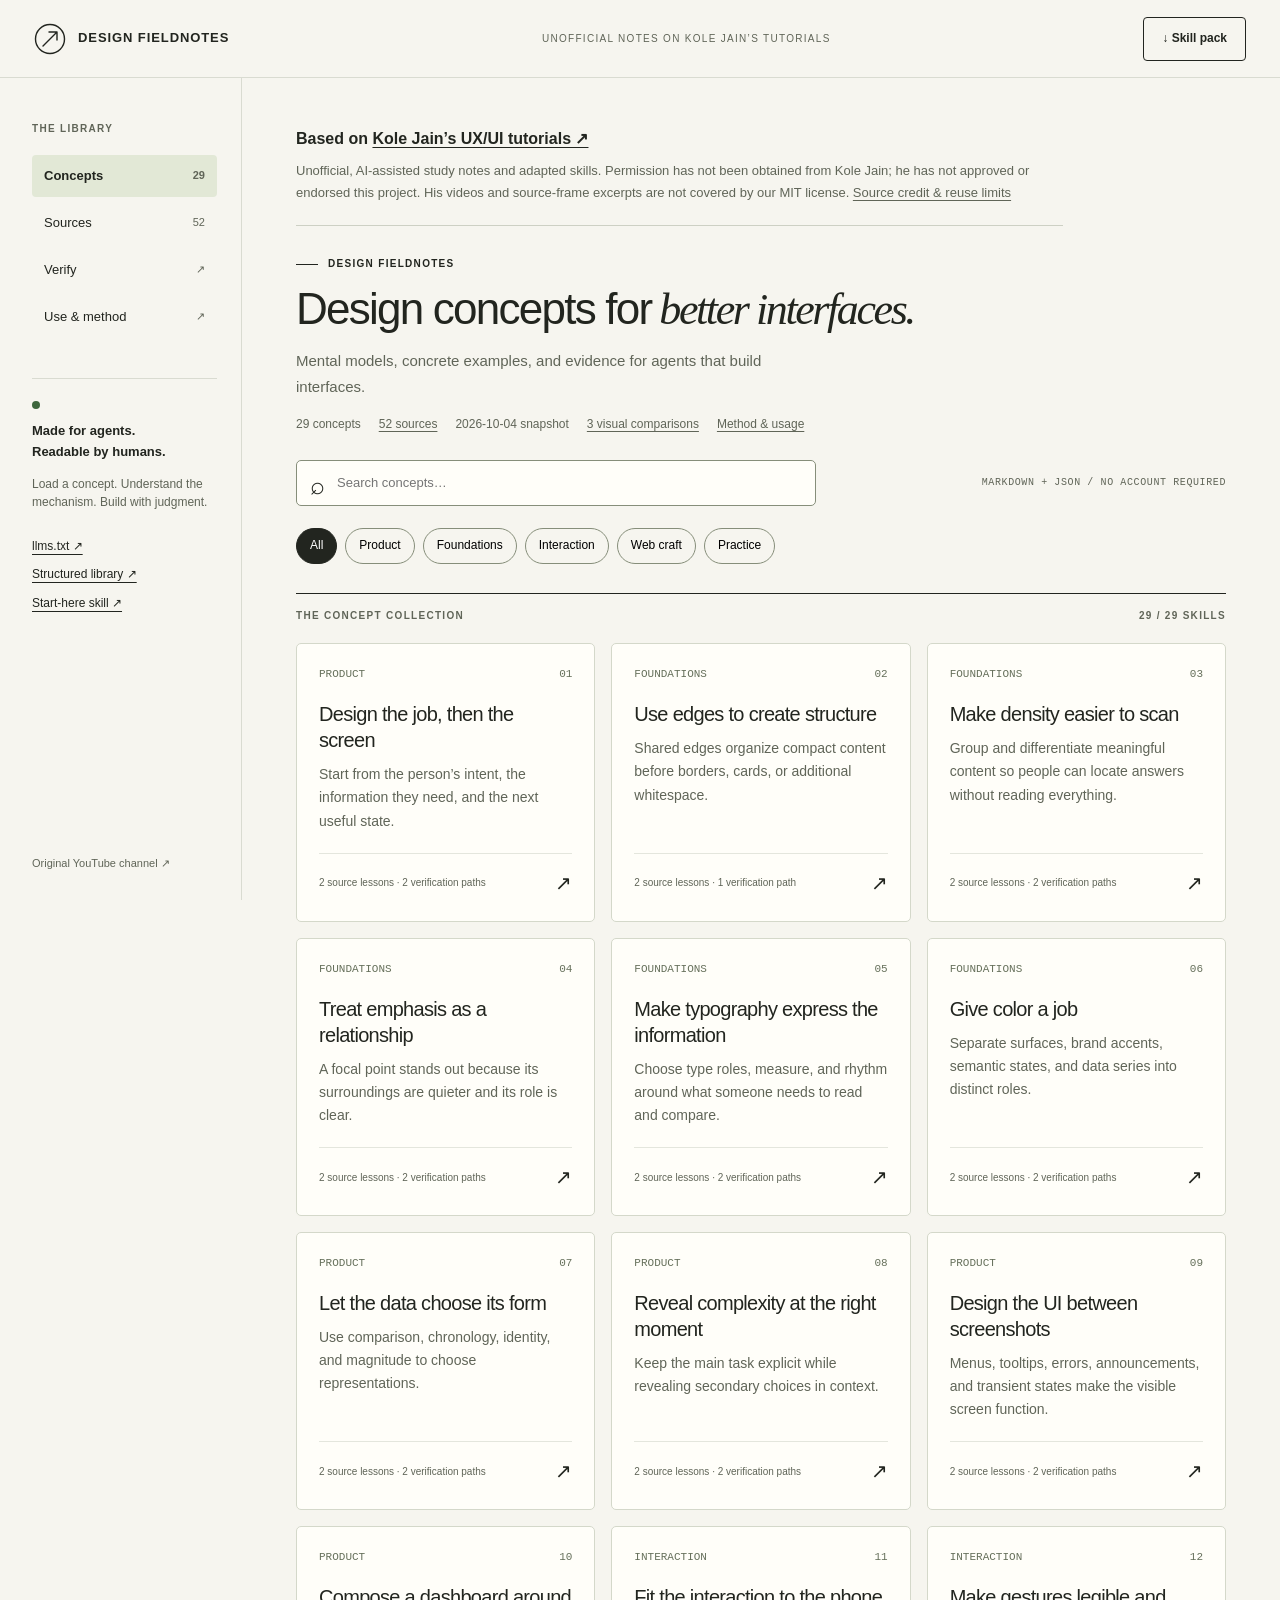
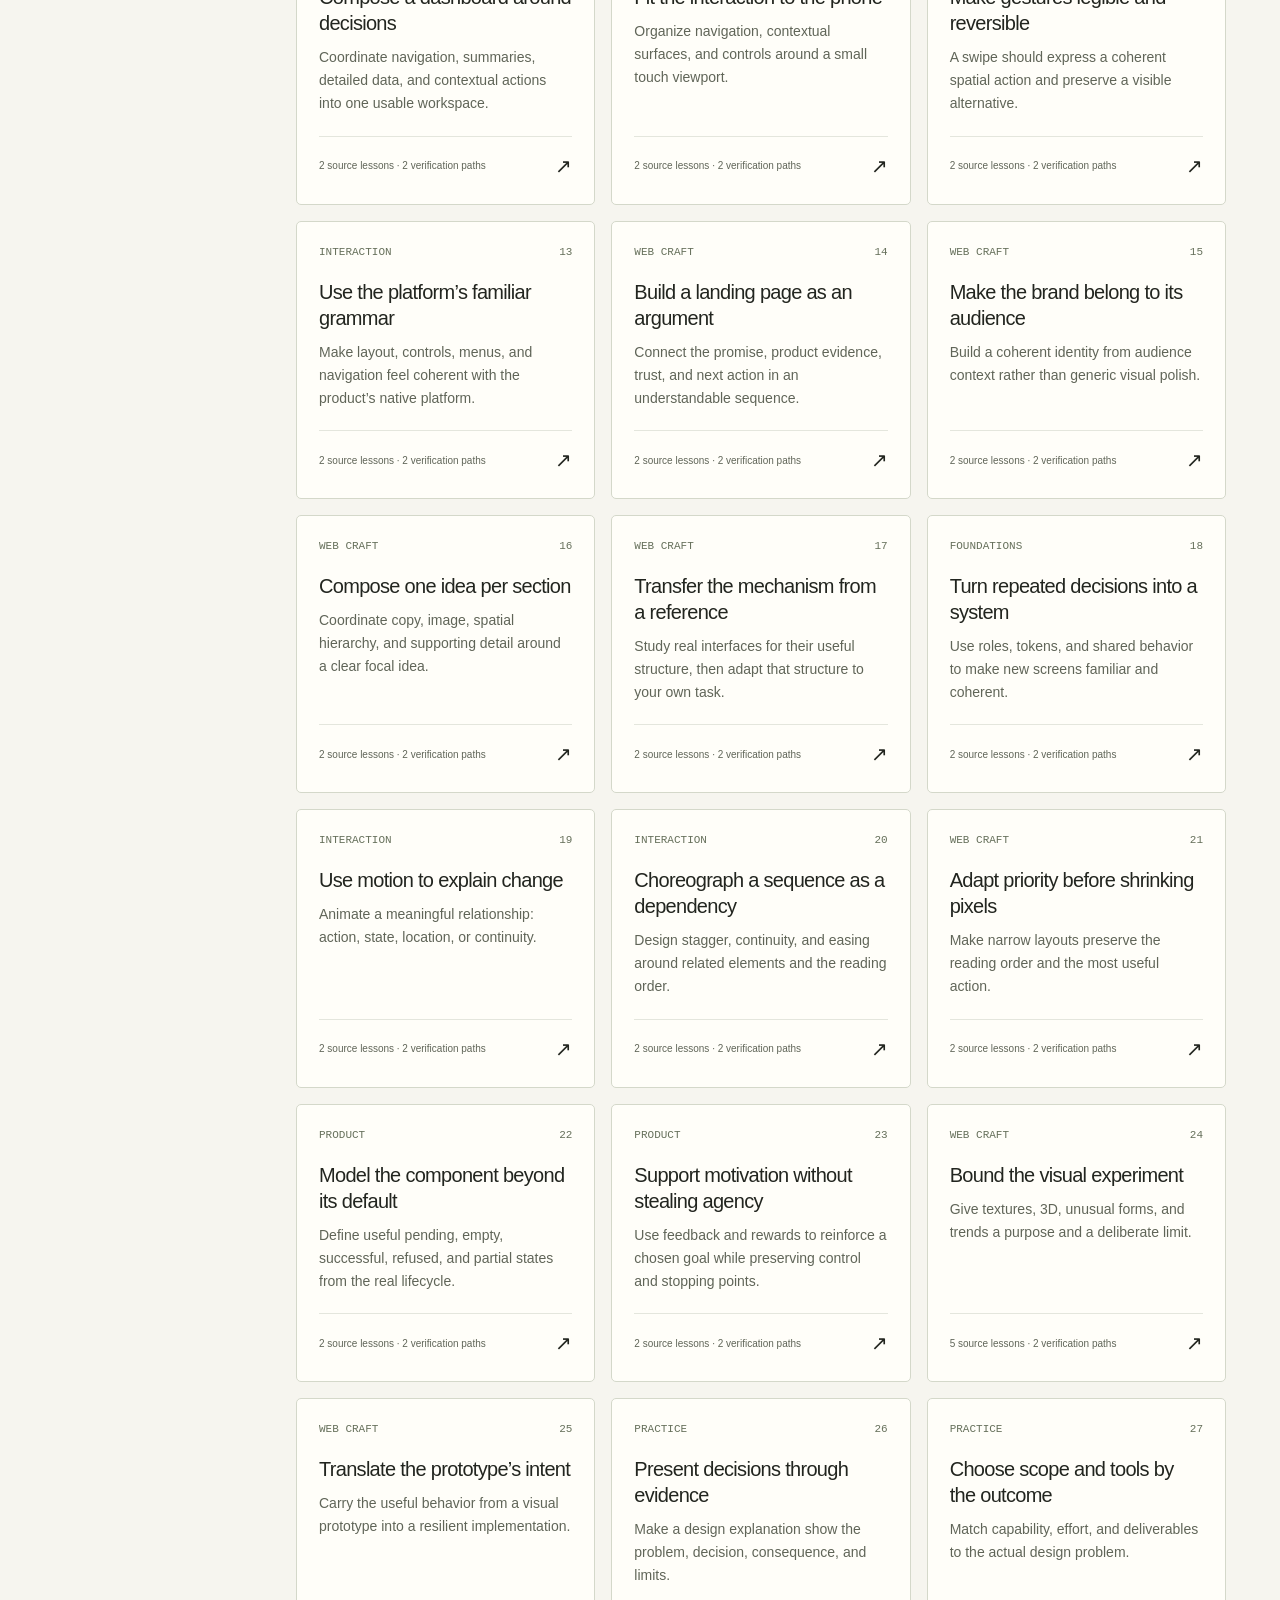
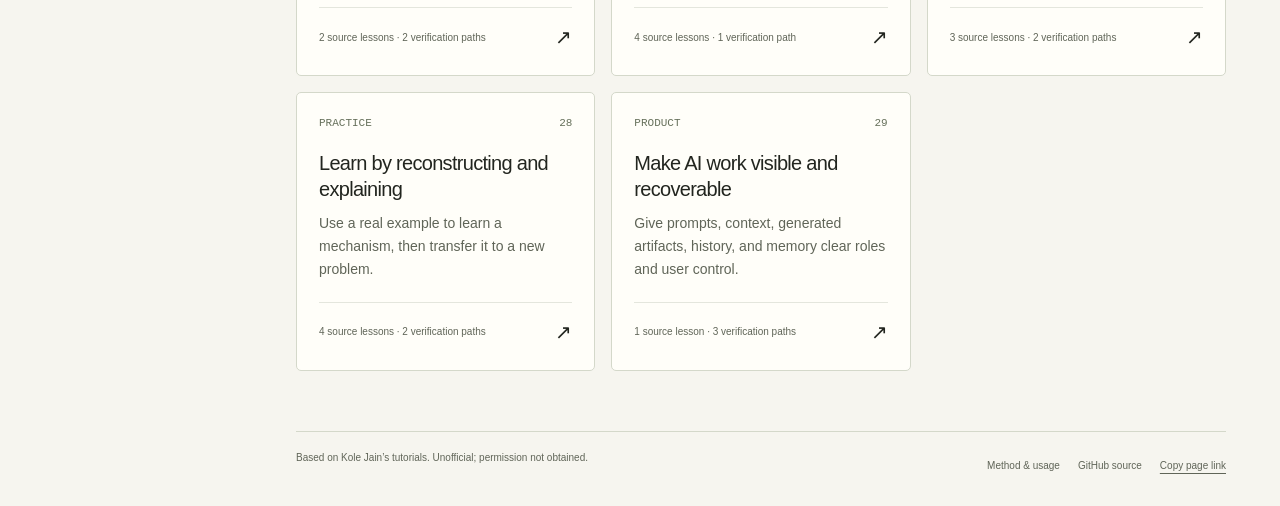
<file: index.html>
<!doctype html>
<html lang="en">
<head>
  <meta charset="utf-8">
  <meta name="viewport" content="width=device-width, initial-scale=1">
  <meta name="description" content="An agent-first design field guide synthesized from Kole Jain’s public YouTube catalog. Concept skills, concrete examples, gotchas, and behavioral verification.">
  <title>Design Fieldnotes — An agent-first UX/UI library</title>
  <style>
@font-face{font-family:FieldSans;src:local("Arial")}*{box-sizing:border-box}html{scroll-behavior:smooth;scroll-padding-top:90px}body{margin:0;background:#f6f5ef;color:#22251f;font-family:FieldSans,Arial,sans-serif;font-size:15px;line-height:1.55}a{color:inherit;text-decoration:none}button,input,select{font:inherit}button,a,input,select{touch-action:manipulation}button{cursor:pointer}button:disabled{cursor:default}button:focus-visible,a:focus-visible,input:focus-visible,select:focus-visible,summary:focus-visible{outline:3px solid #315eaa;outline-offset:4px}.skip{position:absolute;top:-70px;left:20px;background:#22251f;color:white;padding:14px;z-index:10}.skip:focus{top:10px}.topbar{height:78px;border-bottom:1px solid #d9dbd1;display:flex;align-items:center;justify-content:space-between;padding:0 34px;background:#f6f5ef;position:sticky;top:0;z-index:4}.brand{display:flex;align-items:center;gap:12px;letter-spacing:.07em;font-size:13px;font-weight:800}.brand-mark{display:block;flex:none;width:32px;height:32px}.edition{font-size:10px;letter-spacing:.13em;color:#606558}.top-action{padding:9px 18px;border:1px solid #22251f;border-radius:4px;font-size:12px;font-weight:bold}.shell{display:grid;grid-template-columns:242px minmax(0,1fr);max-width:1680px;margin:auto}.sidebar{padding:43px 24px 28px 32px;border-right:1px solid #d9dbd1;position:sticky;top:78px;align-self:start;height:calc(100vh - 78px);display:flex;flex-direction:column}.eyebrow{font-size:10px;font-weight:700;letter-spacing:.13em;margin:0 0 18px;color:#606558}.sidebar nav{display:grid;gap:5px}.sidebar nav a{display:flex;align-items:center;justify-content:space-between;padding:11px 12px;font-size:13px;border-radius:4px}.sidebar nav a.active{background:#e2e8d6;font-weight:700}.sidebar nav a:hover{background:#e9ebdf}.sidebar nav span{font-size:11px;color:#606558}.side-note{border-top:1px solid #d9dbd1;padding-top:22px;margin-top:40px;font-size:12px}.status-dot{display:block;width:8px;height:8px;border-radius:50%;background:#3d663c;margin-bottom:12px}.side-note strong{font-size:13px;line-height:1.6}.side-note p{color:#606558;margin:12px 0 20px}.side-note a{display:block;padding:5px 0;text-decoration:underline;text-underline-offset:4px}.channel-link{font-size:11px;margin-top:auto;padding-top:28px;color:#606558}main{padding:48px 54px 24px;min-width:0;outline:none}.hero{display:grid;grid-template-columns:1fr 180px;gap:30px;align-items:end;margin-bottom:38px}.hero h1{font-size:clamp(40px,4.5vw,70px);line-height:1.04;letter-spacing:-.055em;font-weight:500;max-width:800px;margin:18px 0 22px}.hero h1 em{font-family:Georgia,serif;font-weight:normal;letter-spacing:-.055em}.hero p{max-width:620px;color:#606558;font-size:15px;line-height:1.7;margin:0}.kicker{display:flex;align-items:center;gap:10px;font-size:10px;letter-spacing:.13em;font-weight:bold}.kicker:before{content:"";width:22px;height:1px;background:currentColor}.hero-stat{background:#d9ed91;border-radius:3px;padding:22px;position:relative}.hero-stat .number{display:block;font-family:Georgia,serif;font-size:57px;line-height:1;letter-spacing:-.06em;margin-bottom:12px}.hero-stat .label{font-size:11px;line-height:1.6}.hero-stat .arrow{position:absolute;right:17px;top:12px;font-size:25px}.research-note{border:1px solid #d4d8ca;border-left:3px solid #527344;padding:14px 18px;font-size:12px;color:#535a4c;background:#eeefe6;margin-bottom:30px}.research-note a{text-decoration:underline}.toolbar{display:flex;gap:20px;align-items:center;justify-content:space-between;margin-bottom:22px}.search{position:relative;flex:1;max-width:520px}.search:before{content:"⌕";position:absolute;left:14px;top:6px;font-size:25px}.search input{width:100%;border:1px solid #868e7a;border-radius:5px;background:#fffef9;padding:12px 40px;min-height:46px;font-size:13px;color:inherit}.search label{position:absolute;width:1px;height:1px;overflow:hidden;clip-path:inset(50%)}.toolbar-meta{font-family:monospace;font-size:10px;color:#606558;letter-spacing:.06em}.filters{display:flex;flex-wrap:wrap;gap:8px;margin-bottom:29px}.filter{border:1px solid #868e7a;background:transparent;padding:7px 13px;font-size:12px;border-radius:99px;min-height:36px}.filter[aria-pressed=true]{background:#22251f;border-color:#22251f;color:#fff}.section-label{display:flex;justify-content:space-between;gap:20px;border-top:1px solid #22251f;padding-top:14px;margin-bottom:20px;font-size:10px;font-weight:bold;letter-spacing:.13em;color:#606558}.cards{display:grid;grid-template-columns:repeat(3,minmax(0,1fr));gap:17px}.card{display:flex;flex-direction:column;min-height:280px;border:1px solid #d4d8ca;border-radius:5px;background:#fffef9;padding:22px;transition:transform .16s,border-color .16s}.card:hover{transform:translateY(-3px);border-color:#657852}.card-meta{display:flex;justify-content:space-between;gap:10px;color:#66705b;font-family:monospace;font-size:10px}.card-symbol{font-size:36px;line-height:1;margin:25px 0 20px;height:36px;font-weight:300}.card h2{margin:0 0 10px;font-size:19px;font-weight:500;letter-spacing:-.035em;line-height:1.25}.card p{font-size:12px;line-height:1.65;color:#606558;margin:0 0 24px}.card-bottom{margin-top:auto;padding-top:14px;border-top:1px solid #e4e6dd;display:flex;justify-content:space-between;align-items:center;font-size:10px;color:#606558}.card-bottom span:last-child{color:#22251f;font-size:20px}.empty{padding:50px 25px;border:1px dashed #a8b29a;color:#606558}.empty button{margin-top:15px}.bread{font-size:12px;color:#606558;margin-bottom:24px}.bread a{text-decoration:underline}.detail-header{padding-bottom:26px;border-bottom:1px solid #cdd0c4;margin-bottom:32px}.detail-header h1{font-size:clamp(34px,4vw,55px);line-height:1.12;letter-spacing:-.05em;max-width:830px;font-weight:500;margin:18px 0}.detail-header p{max-width:760px;color:#606558;font-size:16px}.actions{display:flex;flex-wrap:wrap;gap:10px;margin-top:24px}.action{display:inline-flex;align-items:center;justify-content:center;min-height:42px;background:#22251f;color:#fff;padding:10px 16px;border:1px solid #22251f;border-radius:4px;font-size:12px}.action.secondary{background:transparent;color:#22251f;border-color:#868e7a}.detail-layout{display:grid;grid-template-columns:minmax(0,1fr) 220px;gap:48px}.prose{max-width:800px}.prose h2{font-size:23px;font-weight:500;letter-spacing:-.03em;margin:32px 0 14px;line-height:1.25}.prose h2:first-child{margin-top:0}.prose h3{font-size:15px;margin:24px 0 8px}.prose p{line-height:1.85;margin:0 0 16px}.prose ul{padding-left:22px;line-height:1.85}.prose li{margin-bottom:8px}.prose a{text-decoration:underline;text-underline-offset:3px}.example{padding:22px;background:#e8eddf;border-radius:5px;margin:24px 0}.example .eyebrow{margin-bottom:10px}.example p:last-child{margin-bottom:0}.aside-panel{font-size:12px}.aside-panel>div{border-top:1px solid #cdd0c4;padding:18px 0}.aside-panel h2{font-size:10px;letter-spacing:.12em;margin:0 0 14px;color:#606558}.aside-panel a{display:block;margin-bottom:13px;line-height:1.6;text-decoration:underline}.tag{display:inline-block;background:#e2e8d6;border-radius:3px;padding:4px 7px;font-family:monospace;font-size:10px;margin:2px 2px 2px 0}.check-list{display:grid;gap:16px}.check{border:1px solid #d4d8ca;border-radius:5px;background:#fffef9;padding:24px}.check h2{margin:0 0 10px;font-size:21px;font-weight:500}.check p{font-size:13px;max-width:850px;color:#606558}.code-head{display:flex;align-items:center;justify-content:space-between;font-family:monospace;font-size:10px;margin-top:20px}.copy-small{font-size:11px;background:transparent;border:1px solid #868e7a;border-radius:3px;min-height:34px;padding:5px 12px}pre{background:#262a24;color:#e9eddc;padding:20px;border-radius:4px;overflow:auto;font-size:12px;line-height:1.8;tab-size:2}code{font-family:ui-monospace,SFMono-Regular,Menlo,monospace}p code{background:#e2e8d6;padding:2px 4px;font-size:12px}.source-list{display:grid;gap:0}.source-row{display:grid;grid-template-columns:37px minmax(0,1fr) 130px;gap:18px;padding:23px 0;border-bottom:1px solid #d4d8ca}.source-num{font-family:monospace;font-size:11px;color:#606558;padding-top:3px}.source-row h2{font-size:16px;letter-spacing:-.02em;font-weight:500;margin:0 0 8px;line-height:1.5}.source-row h2 a:hover{text-decoration:underline}.source-row p{font-size:12px;color:#606558;max-width:800px;margin:8px 0;line-height:1.7}.source-status{text-align:right;font-family:monospace;font-size:10px;color:#47613c;padding-top:4px}.source-status small{display:block;margin-top:7px;color:#606558;line-height:1.6}.source-moments{display:flex;flex-wrap:wrap;gap:12px;font-size:11px;margin-top:10px}.source-moments a{text-decoration:underline;color:#4b613f}.source-row details{font-size:12px;margin-top:14px}.source-row summary{cursor:pointer;min-height:30px}.callout{border-left:3px solid #708348;padding:15px 20px;background:#e8eddf;margin:24px 0}.plain-link{text-decoration:underline}footer{margin-top:60px;border-top:1px solid #d4d8ca;padding-top:18px;display:flex;justify-content:space-between;gap:20px;font-size:10px;color:#606558}#toast{position:fixed;bottom:25px;right:25px;padding:12px 20px;background:#22251f;color:white;border-radius:5px;font-size:12px;z-index:5;opacity:0;pointer-events:none}#toast.show{opacity:1}.small{font-size:12px;color:#606558}.lede{max-width:800px;font-size:16px;color:#606558;margin-bottom:30px}.coverage-grid{display:grid;grid-template-columns:repeat(3,1fr);gap:16px;margin:28px 0}.coverage-grid>div{padding:20px;background:#e8eddf}.coverage-grid strong{display:block;font-size:30px;font-family:Georgia,serif}.coverage-grid span{font-size:11px;color:#606558}@media(min-width:1550px){main{padding:58px 74px}}@media(max-width:1170px){.cards{grid-template-columns:repeat(2,minmax(0,1fr))}.shell{grid-template-columns:212px minmax(0,1fr)}main{padding:35px}.sidebar{padding-left:22px}.hero{grid-template-columns:1fr 150px}.detail-layout{grid-template-columns:minmax(0,1fr)}.aside-panel{display:grid;grid-template-columns:repeat(2,minmax(0,1fr));gap:24px}}@media(max-width:760px){.edition{display:none}.topbar{height:67px;padding:0 18px}.brand{font-size:10px;gap:8px}.top-action{font-size:10px;padding:8px 12px}.shell{display:block}.sidebar{position:static;height:auto;border-right:0;border-bottom:1px solid #d9dbd1;padding:12px 14px}.sidebar>.eyebrow,.side-note,.channel-link{display:none}.sidebar nav{display:flex;overflow:auto;gap:5px}.sidebar nav a{white-space:nowrap;font-size:11px;gap:12px;padding:10px}.sidebar nav a span{display:none}main{padding:32px 20px 22px}.hero{grid-template-columns:1fr;gap:20px}.hero h1{font-size:44px;margin-top:20px}.hero p{font-size:14px}.hero-stat{padding:15px 20px;display:flex;align-items:center;gap:20px}.hero-stat .number{font-size:35px;margin:0}.hero-stat .label{font-size:11px}.hero-stat .arrow{top:15px}.toolbar{display:block}.toolbar-meta{margin-top:13px}.search{max-width:none}.filters{gap:7px}.filter{font-size:11px}.cards{grid-template-columns:1fr}.card{min-height:255px}.card-symbol{margin:20px 0}.source-row{grid-template-columns:26px minmax(0,1fr);gap:10px}.source-status{grid-column:2;text-align:left;display:flex;gap:16px;padding:0}.source-status small{margin-top:0}.coverage-grid{gap:8px}.coverage-grid>div{padding:13px}.coverage-grid strong{font-size:26px}.detail-layout{gap:20px}.aside-panel{display:block}.actions .action{flex:1}.detail-header h1{font-size:37px}.prose p{font-size:14px}.check{padding:18px}pre{font-size:11px;padding:15px}footer{flex-direction:column;gap:8px;margin-top:40px}#toast{bottom:15px;right:15px;left:15px}.hero h1 em{display:inline}}@media(prefers-reduced-motion:reduce){html{scroll-behavior:auto}*,*:before,*:after{transition:none!important;animation:none!important}}@media print{.sidebar,.topbar,.toolbar,.filters,.actions,footer{display:none}.shell{display:block}main{padding:0}.cards{grid-template-columns:repeat(2,1fr)}.card{break-inside:avoid}.detail-layout{display:block}}

/* Reading and interaction roles for the public reference library. */
.prose{max-width:68ch}.prose p,.prose li{font-size:16px;line-height:1.75}.card p,.source-row p{font-size:14px;line-height:1.65}.action,.top-action,.copy-small{min-height:44px}.top-action{display:inline-flex;align-items:center;justify-content:center}.footer-links{display:flex;flex-wrap:wrap;gap:18px;align-items:center}.text-button{border:0;background:transparent;color:inherit;padding:8px 0;min-height:32px;text-decoration:underline;text-underline-offset:4px}.method-steps{padding-left:24px}.method-steps li{padding-left:5px;margin-bottom:20px}.check{scroll-margin-top:94px}.check:focus-visible{outline:3px solid #315eaa;outline-offset:4px}.aside-panel p{font-size:13px;line-height:1.65}.example{background:transparent;border-radius:0;border-left:2px solid #527344;padding:8px 0 8px 22px}.code-head{gap:16px}.source-moments a{display:inline-flex;align-items:center;min-height:32px}.hero-stat{align-self:center}.research-note{background:transparent;border:0;border-top:1px solid #d4d8ca;border-bottom:1px solid #d4d8ca;padding:12px 0}
@media(max-width:760px){main{padding-top:24px}.hero{gap:12px;margin-bottom:18px}.hero h1{font-size:36px;margin:14px 0}.hero p{font-size:14px;line-height:1.6}.hero-stat{padding:0;background:transparent;border-radius:0;gap:10px;justify-content:flex-start}.hero-stat .number{font-family:Arial,sans-serif;font-size:16px;font-weight:700;letter-spacing:0}.hero-stat .label{font-size:12px}.hero-stat .arrow{position:static;font-size:20px;margin-left:auto}.hero-stat .label br{display:none}.research-note{font-size:12px;margin-bottom:20px}.filter{min-height:40px}.filters{margin-bottom:22px}.card-symbol{display:none}.card{min-height:0;padding:20px}.card h2{margin-top:12px}.card p{font-size:14px}.card-bottom{margin-top:0}.prose p,.prose li{font-size:16px}.detail-header h1{font-size:34px}.detail-header p{font-size:16px}.actions .action{flex:auto;min-width:0}.aside-panel{margin-top:4px}.footer-links{gap:14px}.check{scroll-margin-top:80px}.coverage-grid>div{background:transparent}}

@media(max-width:760px){.sidebar nav{display:grid;grid-template-columns:repeat(4,minmax(0,1fr));overflow:visible;gap:4px}.sidebar nav a{white-space:normal;justify-content:center;text-align:center;line-height:1.3;padding:10px 2px;min-height:48px}.hero-stat .arrow{order:3}.hero-stat .number{order:1}.hero-stat .label{order:2}}

/* Astra-selected direction: compact concept discovery, structured reading. */
.library-intro{display:block;margin-bottom:26px}.hero h1{font-size:44px;line-height:1.12;letter-spacing:-.04em;margin:12px 0 14px}.library-intro h1 br{display:none}.library-intro h1 em{margin-left:.18em}.hero p{max-width:64ch}.intro-meta{display:flex;flex-wrap:wrap;gap:8px 18px;margin-top:16px;font-size:12px;color:#606558}.intro-meta a{text-decoration:underline;text-underline-offset:3px}.cards{gap:16px}.card{min-height:0;padding:22px}.card h2{margin-top:18px;font-size:20px;line-height:1.3}.card p{margin-bottom:20px}.card-meta{font-size:11px}.detail-header h1{font-size:40px;line-height:1.15;letter-spacing:-.035em}.detail-header .download-note{font-size:13px;margin:14px 0 0;line-height:1.6;max-width:65ch}.download-note a{text-decoration:underline;text-underline-offset:3px}.section-heading,.example{scroll-margin-top:100px}.section-contents{display:grid;gap:2px}.section-contents a{display:block;padding:5px 0;min-height:28px;line-height:1.5}.section-contents a:hover{text-decoration:underline}.aside-panel{position:sticky;top:96px;align-self:start}.mobile-contents{display:none}.example:focus-visible{outline:3px solid #315eaa;outline-offset:5px}
@media(max-width:1170px){.aside-panel{position:static}.desktop-contents{display:none}.mobile-contents{display:block;border-top:1px solid #d4d8ca;border-bottom:1px solid #d4d8ca;margin:0 0 28px;padding:0 2px}.mobile-contents summary{cursor:pointer;min-height:44px;padding:10px 0;font-size:14px}.mobile-contents nav{padding:0 0 12px}.mobile-contents a{min-height:36px}.section-heading,.example{scroll-margin-top:86px}}
@media(max-width:760px){.hero h1{font-size:33px;line-height:1.15;margin:12px 0}.library-intro h1 br{display:block}.library-intro h1 em{margin-left:0}.hero p{font-size:15px;line-height:1.65}.intro-meta{font-size:12px;gap:6px 14px;margin-top:12px}.library-intro{margin-bottom:22px}.card{padding:20px}.card h2{margin-top:12px;font-size:19px}.detail-header h1{font-size:33px}.detail-header{margin-bottom:24px}.section-heading,.example{scroll-margin-top:84px}}

@media(max-width:1170px){.mobile-contents{border-top:0}}

/* Reading navigation changes position without a competing scroll animation. */
html{scroll-behavior:auto}.section-heading,.example,.check{scroll-margin-top:12px}

/* Source evidence keeps observation and interpretation beside the images. */
.visual-comparison{border-top:1px solid #cdd0c4;padding:24px 0 18px;margin:28px 0}.visual-comparison :is(h2,h3){font-size:23px;font-weight:500;letter-spacing:-.025em;line-height:1.3;margin:8px 0 12px}.comparison-source{font-size:13px!important;line-height:1.6!important;color:#606558}.comparison-source a{text-decoration:underline;text-underline-offset:3px}.comparison-frames{display:grid;grid-template-columns:repeat(2,minmax(0,1fr));gap:22px;margin:20px 0}.comparison-frames figure{margin:0;min-width:0}.comparison-frames figcaption{display:flex;flex-wrap:wrap;gap:4px 14px;align-items:baseline;margin-bottom:10px;font-size:13px}.comparison-frames figcaption a{font-size:12px;text-decoration:underline}.frame-link{display:block;line-height:0}.frame-link img{display:block;width:100%;height:auto;background:#fff;border:1px solid #d9dbd1}.frame-facts{font-size:13px!important;line-height:1.6!important;margin:10px 0 4px!important;color:#606558}.full-frame{display:inline-flex;align-items:center;min-height:44px;font-size:13px}.comparison-reasoning{font-size:15px;line-height:1.7;margin:24px 0;max-width:70ch}.comparison-reasoning dt{font-size:13px;font-weight:bold;margin:16px 0 4px}.comparison-reasoning dd{margin:0}.comparison-provenance{font-size:13px;color:#606558;max-width:70ch}.comparison-provenance summary{cursor:pointer;min-height:44px;padding:10px 0;color:#22251f}.comparison-provenance p{font-size:13px!important;line-height:1.7!important}.comparison-actions{display:flex;flex-wrap:wrap;gap:12px 20px;align-items:center;margin-top:16px;font-size:13px}.example-jumps{display:flex;flex-wrap:wrap;gap:8px 24px;font-size:14px}.example-jumps a{display:inline-flex;align-items:center;min-height:44px}.examples-list{max-width:1000px}.examples-list>article{scroll-margin-top:12px}.examples-list>article:focus-visible{outline:3px solid #315eaa;outline-offset:5px}.example-concepts{font-size:14px;margin:0 0 40px}.examples-list .visual-comparison{margin-bottom:6px}.example-jumps+.examples-list .visual-comparison{margin-top:20px}
@media(max-width:760px){.comparison-frames{grid-template-columns:minmax(0,1fr);gap:24px}.comparison-reasoning{font-size:16px}.comparison-actions .copy-small{width:100%}.visual-comparison :is(h2,h3){font-size:22px}.comparison-frames figcaption{justify-content:space-between}.comparison-frames figure{border-bottom:1px solid #d9dbd1;padding-bottom:8px}}

.visual-comparison .eyebrow{font-size:11px;line-height:1.6;letter-spacing:.1em}

/* Creator credit is visible before reading and travels with each source pair. */
.source-credit{border-bottom:1px solid #cdd0c4;padding:0 0 22px;margin:0 0 30px;max-width:92ch}.source-credit p{font-size:13px;line-height:1.65;color:#606558;margin:8px 0 0}.source-credit .credit-lead{font-size:16px;font-weight:600;color:#22251f;margin:0}.source-credit a,.skill-credit a{text-decoration:underline;text-underline-offset:3px}.detail-header .skill-credit{font-size:13px;line-height:1.65}.frame-credit{font-size:13px!important;line-height:1.65!important;color:#606558;max-width:74ch;margin:12px 0 20px!important}@media(max-width:760px){.source-credit{margin-bottom:24px;padding-bottom:18px}.source-credit .credit-lead{font-size:15px}.source-credit p{font-size:13px}.edition{display:none}}

</style>


</head>
<body>
  <a class="skip" href="#main">Skip to content</a>
  <header class="topbar">
    <a class="brand" href="#skills" aria-label="Design Fieldnotes home"><svg class="brand-mark" viewBox="0 0 32 32" width="32" height="32" aria-hidden="true" focusable="false" fill="none" stroke="currentColor" stroke-width="1.4" stroke-linecap="round" stroke-linejoin="round"><circle cx="16" cy="16" r="14.5"/><path d="M9 23 23 9M15 9h8v8"/></svg> DESIGN FIELDNOTES</a>
    <span class="edition">UNOFFICIAL NOTES ON KOLE JAIN’S TUTORIALS</span>
    <a class="top-action" href="skills.zip" download>↓ Skill pack</a>
  </header>
  <div class="shell">
    <aside class="sidebar">
      <p class="eyebrow">THE LIBRARY</p>
      <nav aria-label="Library"><a href="#skills" data-page="skills">Concepts <span id="skill-count">—</span></a><a href="#sources" data-page="sources">Sources <span id="video-count">52</span></a><a href="#checks" data-page="checks">Verify <span>↗</span></a><a href="#about" data-page="about">Use & method <span>↗</span></a></nav>
      <div class="side-note"><span class="status-dot" aria-hidden="true"></span><strong>Made for agents.<br>Readable by humans.</strong><p>Load a concept. Understand the mechanism. Build with judgment.</p><a href="llms.txt">llms.txt ↗</a><a href="library.json">Structured library ↗</a><a href="skills/index/SKILL.md">Start-here skill ↗</a></div>
      <a class="channel-link" href="https://www.youtube.com/@KoleJain/videos" target="_blank" rel="noopener">Original YouTube channel ↗</a>
    </aside>
    <main id="main" tabindex="-1">
      <section class="source-credit" aria-label="Source credit and permission status">
        <p class="credit-lead">Based on <a href="https://www.youtube.com/@KoleJain" target="_blank" rel="noopener">Kole Jain’s UX/UI tutorials ↗</a></p>
        <p>Unofficial, AI-assisted study notes and adapted skills. Permission has not been obtained from Kole Jain; he has not approved or endorsed this project. His videos and source-frame excerpts are not covered by our MIT license. <a href="SOURCE-MATERIAL.md">Source credit & reuse limits</a></p>
      </section>
      <div id="view"></div>
      <footer><span>Based on Kole Jain’s tutorials. Unofficial; permission not obtained.</span><div class="footer-links"><a href="#about">Method & usage</a><a href="https://github.com/brianjmeier/design-fieldnotes" target="_blank" rel="noopener">GitHub source</a><button id="share-page" class="text-button">Copy page link</button></div></footer>
    </main>
  </div>
  <div id="toast" role="status" aria-live="polite"></div>
  <noscript><p>This interactive library needs JavaScript. <a href="skills/index/SKILL.md">Read the Markdown index</a> or <a href="library.json">download the complete structured library</a>.</p></noscript>
<script>
window.FIELDNOTES = {"title": "Design Fieldnotes", "schemaVersion": 2, "date": "2026-10-04", "channel": "https://www.youtube.com/@KoleJain", "skills": [{"id": "intent-and-flow", "title": "Design the job, then the screen", "category": "Product", "number": "01", "summary": "Start from the person’s intent, the information they need, and the next useful state.", "model": ["An interface is one moment in a larger flow. Its quality depends on how someone arrives, what they can decide, and where their action leaves them. A polished screen can still fail when the surrounding sequence is missing."], "when": "Use when a new screen has no obvious purpose, or an attractive flow leaves users stranded.", "reasoning": ["Write the user’s job as an observable outcome. For a release dashboard, “find the release that needs intervention” is more useful than “show analytics.” Identify the minimum evidence needed to make that decision.", "Map the entry, action, result, and recovery. Give the result a meaningful destination. Put secondary information where it supports a decision; avoid adding an attractive component without a role in the flow."], "example": {"title": "Creating a shared project", "before": "Before: “Create” closes the form and returns to an unchanged list. The person has to search for what they just made.", "after": "After: the project detail opens with the saved name, a completion message, and an optional invitation action. Skipping invitations leaves the project usable.", "code": null}, "gotchas": ["Equating a visible button with a completed task.", "Making onboarding mandatory when the product can already be used.", "Adding an extra screen to compensate for unclear copy."], "evidence": "Observe a person enter the flow, finish the job, and recover from one refusal. Record where they had to guess. A screenshot cannot prove that the result exists.", "sources": [{"id": "ADaQuZS04Rc", "seconds": 122, "lesson": "Related source discussion; the skill’s examples and reasoning are our adaptation."}, {"id": "HE4rLEQpiXY", "seconds": 26, "lesson": "Start from the user's task and add features only when they serve a real intent."}], "checks": ["task-completion", "state-matrix"], "related": ["progressive-disclosure", "component-states"], "markdown": "---\nname: intent-and-flow\ndescription: \"Start from the person’s intent, the information they need, and the next useful state.\"\n---\n\n\n# Design the job, then the screen\n\nBased on Kole Jain’s UX/UI tutorials. These are unofficial, AI-assisted study notes and adapted skills; they were not written, approved or endorsed by Kole Jain. Permission has not been obtained from him.\n\n[Source credit and reuse limits](../../SOURCE-MATERIAL.md)\n\n## Mental model\n\nAn interface is one moment in a larger flow. Its quality depends on how someone arrives, what they can decide, and where their action leaves them. A polished screen can still fail when the surrounding sequence is missing.\n\n## When this skill applies\n\nUse when a new screen has no obvious purpose, or an attractive flow leaves users stranded.\n\n## Reasoning\n\nWrite the user’s job as an observable outcome. For a release dashboard, “find the release that needs intervention” is more useful than “show analytics.” Identify the minimum evidence needed to make that decision.\n\nMap the entry, action, result, and recovery. Give the result a meaningful destination. Put secondary information where it supports a decision; avoid adding an attractive component without a role in the flow.\n\n## Worked example — original implementation adaptation\n\nCreating a shared project\n\nBefore: “Create” closes the form and returns to an unchanged list. The person has to search for what they just made.\n\nAfter: the project detail opens with the saved name, a completion message, and an optional invitation action. Skipping invitations leaves the project usable.\n\n## Failure modes\n\n- Equating a visible button with a completed task.\n\n- Making onboarding mandatory when the product can already be used.\n\n- Adding an extra screen to compensate for unclear copy.\n\n## Evidence that would support the decision\n\nObserve a person enter the flow, finish the job, and recover from one refusal. Record where they had to guess. A screenshot cannot prove that the result exists.\n\n## Verification references\n\n- [Follow the primary task to its result](../../checks/task-completion.md)\n\n- [Exercise the component’s complete state model](../../checks/state-matrix.md)\n\n## Source moments\n\n- [Stop Making Pretty UIs. Think Like a Product Designer](https://www.youtube.com/watch?v=ADaQuZS04Rc&t=122s): Related source discussion; the skill’s examples and reasoning are our adaptation.\n\n- [How to think like a GENIUS UI/UX designer](https://www.youtube.com/watch?v=HE4rLEQpiXY&t=26s): Start from the user's task and add features only when they serve a real intent.\n\n## Related skills\n\n- [progressive-disclosure](../progressive-disclosure/SKILL.md)\n\n- [component-states](../component-states/SKILL.md)\n\nSource moments and labeled source-frame comparisons are attributed teaching. Implementation examples, reasoning, and verification are our original agent-oriented adaptations. Read the source ledger for review limits.\n"}, {"id": "alignment-structure", "title": "Use edges to create structure", "category": "Foundations", "number": "02", "summary": "Shared edges organize compact content before borders, cards, or additional whitespace.", "model": ["Alignment gives the eye stable paths across related information. Consistent text starts, numerical ends, and internal baselines can create structure without enclosing every item in another box."], "when": "Use for lists, cards, sidebars, forms, and interfaces that feel subtly unsettled.", "reasoning": ["Identify the edges a person compares: names, values, labels, and actions. Choose a few shared anchors. A number column should support magnitude comparison; an action column should remain predictable as names wrap.", "Use content-driven grid tracks and consistent internal gaps. Inspect optical alignment after mathematical alignment: an icon’s visible shape can sit off-center inside its asset box. Add a border only if it clarifies a real boundary."], "example": {"title": "A task row with changing content", "before": "Before: the checkbox, name, owner and menu are independently positioned. Long task titles push the menu out of alignment.", "after": "After: the row shares three tracks; the title wraps in the flexible middle, while the checkbox and menu keep stable edges. Related rows align without nested cards.", "code": ".task-row { display: grid; grid-template-columns: 24px minmax(0, 1fr) max-content; gap: 12px; align-items: start; }\n.amount { text-align: right; font-variant-numeric: tabular-nums; }"}, "gotchas": ["Centering long labels makes scanning inconsistent.", "Hiding useful actions solely to make the composition tidy.", "Adding many independent offsets instead of fixing the shared structure."], "evidence": "Compare the row with short and three-line titles, missing owners, and large values. Inspect both the alignment and whether the action remains reachable.", "sources": [{"id": "neE6wOuBIP8", "seconds": 26, "lesson": "Related source discussion; the skill’s examples and reasoning are our adaptation."}, {"id": "Lp6ey4AyDzA", "seconds": 81, "lesson": "Related source discussion; the skill’s examples and reasoning are our adaptation."}], "checks": ["responsive-content"], "related": ["density-recognition", "data-shape"], "markdown": "---\nname: alignment-structure\ndescription: \"Shared edges organize compact content before borders, cards, or additional whitespace.\"\n---\n\n\n# Use edges to create structure\n\nBased on Kole Jain’s UX/UI tutorials. These are unofficial, AI-assisted study notes and adapted skills; they were not written, approved or endorsed by Kole Jain. Permission has not been obtained from him.\n\n[Source credit and reuse limits](../../SOURCE-MATERIAL.md)\n\n## Mental model\n\nAlignment gives the eye stable paths across related information. Consistent text starts, numerical ends, and internal baselines can create structure without enclosing every item in another box.\n\n## When this skill applies\n\nUse for lists, cards, sidebars, forms, and interfaces that feel subtly unsettled.\n\n## Reasoning\n\nIdentify the edges a person compares: names, values, labels, and actions. Choose a few shared anchors. A number column should support magnitude comparison; an action column should remain predictable as names wrap.\n\nUse content-driven grid tracks and consistent internal gaps. Inspect optical alignment after mathematical alignment: an icon’s visible shape can sit off-center inside its asset box. Add a border only if it clarifies a real boundary.\n\n## Source-video visual comparison\n\n- [Give profile content shared edges](../../examples/profile-shared-edges.md): load both images before drawing visual conclusions.\n\n## Worked example — original implementation adaptation\n\nA task row with changing content\n\nBefore: the checkbox, name, owner and menu are independently positioned. Long task titles push the menu out of alignment.\n\nAfter: the row shares three tracks; the title wraps in the flexible middle, while the checkbox and menu keep stable edges. Related rows align without nested cards.\n\n```css\n.task-row { display: grid; grid-template-columns: 24px minmax(0, 1fr) max-content; gap: 12px; align-items: start; }\n.amount { text-align: right; font-variant-numeric: tabular-nums; }\n```\n\n## Failure modes\n\n- Centering long labels makes scanning inconsistent.\n\n- Hiding useful actions solely to make the composition tidy.\n\n- Adding many independent offsets instead of fixing the shared structure.\n\n## Evidence that would support the decision\n\nCompare the row with short and three-line titles, missing owners, and large values. Inspect both the alignment and whether the action remains reachable.\n\n## Verification references\n\n- [Stress the layout with real content](../../checks/responsive-content.md)\n\n## Source moments\n\n- [The secret behind weirdly perfect UI designs](https://www.youtube.com/watch?v=neE6wOuBIP8&t=26s): Related source discussion; the skill’s examples and reasoning are our adaptation.\n\n- [8 Web Design Hacks To ACTUALLY Make Your Designs Better](https://www.youtube.com/watch?v=Lp6ey4AyDzA&t=81s): Related source discussion; the skill’s examples and reasoning are our adaptation.\n\n## Related skills\n\n- [density-recognition](../density-recognition/SKILL.md)\n\n- [data-shape](../data-shape/SKILL.md)\n\nSource moments and labeled source-frame comparisons are attributed teaching. Implementation examples, reasoning, and verification are our original agent-oriented adaptations. Read the source ledger for review limits.\n"}, {"id": "density-recognition", "title": "Make density easier to scan", "category": "Foundations", "number": "03", "summary": "Group and differentiate meaningful content so people can locate answers without reading everything.", "model": ["Density becomes difficult when information is undifferentiated. Grouping, recognizable identities, and distinct representations let people scan for a question instead of consuming a wall of similar text."], "when": "Use when a busy interface gets longer after adding whitespace but still feels difficult to read.", "reasoning": ["Ask what someone is scanning for: due date, owner, urgency, or type. Group by the dimension that supports that task. Reserve visual variation for distinctions that carry meaning.", "Preserve an explicit label when an icon is ambiguous. Familiarity depends on the audience: an avatar can cue a teammate, while an unfamiliar symbol may add another decoding task. Keep source data available when a summary replaces it."], "example": {"title": "A release activity feed", "before": "Before: every event is a same-weight sentence in one chronological block.", "after": "After: events are grouped by release; actor identity is visually consistent, failures include a labeled severity marker, and the time is quiet. Full details remain available from the event.", "code": null}, "gotchas": ["Replacing precise language with unfamiliar icons.", "Grouping by what is convenient in code instead of the user’s query.", "Using color as the only way to recognize categories."], "evidence": "Give a reader a specific question and observe whether they can locate the answer. Compare that result against the ungrouped version using the same content.", "sources": [{"id": "neE6wOuBIP8", "seconds": 146, "lesson": "Related source discussion; the skill’s examples and reasoning are our adaptation."}, {"id": "c1TvOcKdBVE", "seconds": 21, "lesson": "Refine large type spacing, nested corner radii, and palettes with deliberate relationships."}], "checks": ["task-completion", "semantic-accessibility"], "related": ["alignment-structure", "relative-emphasis"], "markdown": "---\nname: density-recognition\ndescription: \"Group and differentiate meaningful content so people can locate answers without reading everything.\"\n---\n\n\n# Make density easier to scan\n\nBased on Kole Jain’s UX/UI tutorials. These are unofficial, AI-assisted study notes and adapted skills; they were not written, approved or endorsed by Kole Jain. Permission has not been obtained from him.\n\n[Source credit and reuse limits](../../SOURCE-MATERIAL.md)\n\n## Mental model\n\nDensity becomes difficult when information is undifferentiated. Grouping, recognizable identities, and distinct representations let people scan for a question instead of consuming a wall of similar text.\n\n## When this skill applies\n\nUse when a busy interface gets longer after adding whitespace but still feels difficult to read.\n\n## Reasoning\n\nAsk what someone is scanning for: due date, owner, urgency, or type. Group by the dimension that supports that task. Reserve visual variation for distinctions that carry meaning.\n\nPreserve an explicit label when an icon is ambiguous. Familiarity depends on the audience: an avatar can cue a teammate, while an unfamiliar symbol may add another decoding task. Keep source data available when a summary replaces it.\n\n## Worked example — original implementation adaptation\n\nA release activity feed\n\nBefore: every event is a same-weight sentence in one chronological block.\n\nAfter: events are grouped by release; actor identity is visually consistent, failures include a labeled severity marker, and the time is quiet. Full details remain available from the event.\n\n## Failure modes\n\n- Replacing precise language with unfamiliar icons.\n\n- Grouping by what is convenient in code instead of the user’s query.\n\n- Using color as the only way to recognize categories.\n\n## Evidence that would support the decision\n\nGive a reader a specific question and observe whether they can locate the answer. Compare that result against the ungrouped version using the same content.\n\n## Verification references\n\n- [Follow the primary task to its result](../../checks/task-completion.md)\n\n- [Check semantics, then inspect meaning](../../checks/semantic-accessibility.md)\n\n## Source moments\n\n- [The secret behind weirdly perfect UI designs](https://www.youtube.com/watch?v=neE6wOuBIP8&t=146s): Related source discussion; the skill’s examples and reasoning are our adaptation.\n\n- [The 8 UI/UX Cheat Codes for INSTANTLY Better Designs](https://www.youtube.com/watch?v=c1TvOcKdBVE&t=21s): Refine large type spacing, nested corner radii, and palettes with deliberate relationships.\n\n## Related skills\n\n- [alignment-structure](../alignment-structure/SKILL.md)\n\n- [relative-emphasis](../relative-emphasis/SKILL.md)\n\nSource moments and labeled source-frame comparisons are attributed teaching. Implementation examples, reasoning, and verification are our original agent-oriented adaptations. Read the source ledger for review limits.\n"}, {"id": "relative-emphasis", "title": "Treat emphasis as a relationship", "category": "Foundations", "number": "04", "summary": "A focal point stands out because its surroundings are quieter and its role is clear.", "model": ["Visual priority is relational. An accent does little when every neighboring element uses it. Quiet defaults make meaningful selection, urgency, and primary action distinguishable."], "when": "Use when everything looks important, or repeated decoration hides the next useful action.", "reasoning": ["Name the decision that should lead the screen. Give its action or evidence the strongest relevant contrast; make supporting information quieter without making it unreadable.", "Change the surroundings before escalating the focal point. Keep semantic urgency separate from ordinary brand emphasis. Several tasks can have local primary actions; the screen still needs a clear overall entry point."], "example": {"title": "A settings panel", "before": "Before: all six default settings are bright accent chips, and “Save changes” is another equally bright element.", "after": "After: unchanged values are neutral. The modified setting has an explicit “Changed” label; the save action has a consistent primary treatment. Error color appears only when correction is needed.", "code": null}, "gotchas": ["Dimming secondary text below readable contrast.", "Using selected styling for every default value.", "Treating one primary action per page as an inflexible rule."], "evidence": "Inspect default, selected, changed, and error states side by side. Ask what changed and where the reader would act next without explaining the screen.", "sources": [{"id": "neE6wOuBIP8", "seconds": 382, "lesson": "Related source discussion; the skill’s examples and reasoning are our adaptation."}, {"id": "AH_ugxmLeUM", "seconds": 23, "lesson": "Map navigation, skip paths, empty states and dynamic feedback before polishing the interface."}], "checks": ["color-contrast", "state-matrix"], "related": ["semantic-color", "typographic-roles"], "markdown": "---\nname: relative-emphasis\ndescription: \"A focal point stands out because its surroundings are quieter and its role is clear.\"\n---\n\n\n# Treat emphasis as a relationship\n\nBased on Kole Jain’s UX/UI tutorials. These are unofficial, AI-assisted study notes and adapted skills; they were not written, approved or endorsed by Kole Jain. Permission has not been obtained from him.\n\n[Source credit and reuse limits](../../SOURCE-MATERIAL.md)\n\n## Mental model\n\nVisual priority is relational. An accent does little when every neighboring element uses it. Quiet defaults make meaningful selection, urgency, and primary action distinguishable.\n\n## When this skill applies\n\nUse when everything looks important, or repeated decoration hides the next useful action.\n\n## Reasoning\n\nName the decision that should lead the screen. Give its action or evidence the strongest relevant contrast; make supporting information quieter without making it unreadable.\n\nChange the surroundings before escalating the focal point. Keep semantic urgency separate from ordinary brand emphasis. Several tasks can have local primary actions; the screen still needs a clear overall entry point.\n\n## Worked example — original implementation adaptation\n\nA settings panel\n\nBefore: all six default settings are bright accent chips, and “Save changes” is another equally bright element.\n\nAfter: unchanged values are neutral. The modified setting has an explicit “Changed” label; the save action has a consistent primary treatment. Error color appears only when correction is needed.\n\n## Failure modes\n\n- Dimming secondary text below readable contrast.\n\n- Using selected styling for every default value.\n\n- Treating one primary action per page as an inflexible rule.\n\n## Evidence that would support the decision\n\nInspect default, selected, changed, and error states side by side. Ask what changed and where the reader would act next without explaining the screen.\n\n## Verification references\n\n- [Measure color in its actual role](../../checks/color-contrast.md)\n\n- [Exercise the component’s complete state model](../../checks/state-matrix.md)\n\n## Source moments\n\n- [The secret behind weirdly perfect UI designs](https://www.youtube.com/watch?v=neE6wOuBIP8&t=382s): Related source discussion; the skill’s examples and reasoning are our adaptation.\n\n- [7 UI/UX mistakes that SCREAM you’re a beginner](https://www.youtube.com/watch?v=AH_ugxmLeUM&t=23s): Map navigation, skip paths, empty states and dynamic feedback before polishing the interface.\n\n## Related skills\n\n- [semantic-color](../semantic-color/SKILL.md)\n\n- [typographic-roles](../typographic-roles/SKILL.md)\n\nSource moments and labeled source-frame comparisons are attributed teaching. Implementation examples, reasoning, and verification are our original agent-oriented adaptations. Read the source ledger for review limits.\n"}, {"id": "typographic-roles", "title": "Make typography express the information", "category": "Foundations", "number": "05", "summary": "Choose type roles, measure, and rhythm around what someone needs to read and compare.", "model": ["A type system creates repeatable levels of information. Size, weight, line height, line length, and spacing work together; a mathematical scale gives a starting point that still needs real-content judgment."], "when": "Use when headings compete, body text feels tiring, or a layout breaks when copy changes.", "reasoning": ["Define a small set of roles such as display, section title, body, label, and metadata. Start from readable body copy, then create enough separation for the needed hierarchy. Fit the scale to product density.", "Test a paragraph and a wrapped heading before applying the type system widely. Adjust measure and line height together. Use tabular figures where people compare numbers; preserve actual text instead of baking essential copy into images."], "example": {"title": "A financial summary", "before": "Before: amounts, labels, headings and notes all use unrelated sizes chosen per card.", "after": "After: amounts share one numeric role; labels and metadata have consistent weights. The longest account name wraps naturally, and the explanatory paragraph has a bounded measure.", "code": ".body-copy { max-width: 65ch; font-size: 1rem; line-height: 1.65; }\n.section-title { font-size: clamp(1.5rem, 2vw + 1rem, 2.25rem); line-height: 1.2; }\n/* These values are a worked starting point; evaluate the actual font and content. */"}, "gotchas": ["Treating a scale ratio as proof that text is readable.", "Letting display type rules shrink body text on mobile.", "Measuring only the text box while ignoring actual glyph and baseline relationships."], "evidence": "Capture long and short copy at narrow widths and larger text settings. Read body paragraphs, inspect label hierarchy, and compare numerical columns.", "sources": [{"id": "7sUUzOCv47U", "seconds": 568, "lesson": "Related source discussion; the skill’s examples and reasoning are our adaptation."}, {"id": "9WVt1CelBfg", "seconds": 242, "lesson": "Choose a layout around what the content needs to communicate."}], "checks": ["responsive-content", "color-contrast"], "related": ["alignment-structure", "responsive-priority"], "markdown": "---\nname: typographic-roles\ndescription: \"Choose type roles, measure, and rhythm around what someone needs to read and compare.\"\n---\n\n\n# Make typography express the information\n\nBased on Kole Jain’s UX/UI tutorials. These are unofficial, AI-assisted study notes and adapted skills; they were not written, approved or endorsed by Kole Jain. Permission has not been obtained from him.\n\n[Source credit and reuse limits](../../SOURCE-MATERIAL.md)\n\n## Mental model\n\nA type system creates repeatable levels of information. Size, weight, line height, line length, and spacing work together; a mathematical scale gives a starting point that still needs real-content judgment.\n\n## When this skill applies\n\nUse when headings compete, body text feels tiring, or a layout breaks when copy changes.\n\n## Reasoning\n\nDefine a small set of roles such as display, section title, body, label, and metadata. Start from readable body copy, then create enough separation for the needed hierarchy. Fit the scale to product density.\n\nTest a paragraph and a wrapped heading before applying the type system widely. Adjust measure and line height together. Use tabular figures where people compare numbers; preserve actual text instead of baking essential copy into images.\n\n## Worked example — original implementation adaptation\n\nA financial summary\n\nBefore: amounts, labels, headings and notes all use unrelated sizes chosen per card.\n\nAfter: amounts share one numeric role; labels and metadata have consistent weights. The longest account name wraps naturally, and the explanatory paragraph has a bounded measure.\n\n```css\n.body-copy { max-width: 65ch; font-size: 1rem; line-height: 1.65; }\n.section-title { font-size: clamp(1.5rem, 2vw + 1rem, 2.25rem); line-height: 1.2; }\n/* These values are a worked starting point; evaluate the actual font and content. */\n```\n\n## Failure modes\n\n- Treating a scale ratio as proof that text is readable.\n\n- Letting display type rules shrink body text on mobile.\n\n- Measuring only the text box while ignoring actual glyph and baseline relationships.\n\n## Evidence that would support the decision\n\nCapture long and short copy at narrow widths and larger text settings. Read body paragraphs, inspect label hierarchy, and compare numerical columns.\n\n## Verification references\n\n- [Stress the layout with real content](../../checks/responsive-content.md)\n\n- [Measure color in its actual role](../../checks/color-contrast.md)\n\n## Source moments\n\n- [Mathematically Perfect Typography for Web Design](https://www.youtube.com/watch?v=7sUUzOCv47U&t=568s): Related source discussion; the skill’s examples and reasoning are our adaptation.\n\n- [The stupid simple way to learn UI/UX design in exactly 10 minutes](https://www.youtube.com/watch?v=9WVt1CelBfg&t=242s): Choose a layout around what the content needs to communicate.\n\n## Related skills\n\n- [alignment-structure](../alignment-structure/SKILL.md)\n\n- [responsive-priority](../responsive-priority/SKILL.md)\n\nSource moments and labeled source-frame comparisons are attributed teaching. Implementation examples, reasoning, and verification are our original agent-oriented adaptations. Read the source ledger for review limits.\n"}, {"id": "semantic-color", "title": "Give color a job", "category": "Foundations", "number": "06", "summary": "Separate surfaces, brand accents, semantic states, and data series into distinct roles.", "model": ["Product color serves several jobs: separate surfaces, express interactive state, communicate meaning, and distinguish data. A fixed area ratio cannot determine all of these decisions."], "when": "Use for dashboards, themes, status systems, or designs where colors are scattered decoratively.", "reasoning": ["Name colors by their role rather than their current pigment. A surface, selected item, failure, and chart series should not silently inherit the same brand token. Consider what each state must communicate without color.", "Build theme mappings independently; do not invert a light palette. Evaluate actual foreground/background pairs after opacity and overlays. Choose categorical chart colors that remain distinguishable, with labels or patterns where needed."], "example": {"title": "A deployment list", "before": "Before: brand purple is used for success, failure, selected rows, and every chart series.", "after": "After: neutral surfaces carry layout; selection uses the interaction accent; failed builds include an error icon and text; charts have explicit series labels. Each theme maps those roles deliberately.", "code": ":root { --surface: #f6f5ef; --text: #22251f; --muted-text: #606558; --selection: #e2e8d6; }\n[data-theme=\"dark\"] { --surface: #20241e; --text: #f3f5eb; --muted-text: #b7beac; --selection: #35452e; }"}, "gotchas": ["Making semantic meaning depend on hue alone.", "Applying an arbitrary 60/30/10 ratio to a dense product.", "Assuming perceptually even colors automatically meet contrast requirements."], "evidence": "Measure text and relevant control contrast in each theme. Inspect selected, hover, focus, warning, and error states. Read charts without relying on color alone.", "sources": [{"id": "66oOi9OLMCw", "seconds": 275, "lesson": "Related source discussion; the skill’s examples and reasoning are our adaptation."}, {"id": "EOcY3hPMQkk", "seconds": 76, "lesson": "Use neutral surfaces and restrained borders to preserve visual hierarchy."}], "checks": ["color-contrast", "state-matrix"], "related": ["relative-emphasis", "design-system-decisions"], "markdown": "---\nname: semantic-color\ndescription: \"Separate surfaces, brand accents, semantic states, and data series into distinct roles.\"\n---\n\n\n# Give color a job\n\nBased on Kole Jain’s UX/UI tutorials. These are unofficial, AI-assisted study notes and adapted skills; they were not written, approved or endorsed by Kole Jain. Permission has not been obtained from him.\n\n[Source credit and reuse limits](../../SOURCE-MATERIAL.md)\n\n## Mental model\n\nProduct color serves several jobs: separate surfaces, express interactive state, communicate meaning, and distinguish data. A fixed area ratio cannot determine all of these decisions.\n\n## When this skill applies\n\nUse for dashboards, themes, status systems, or designs where colors are scattered decoratively.\n\n## Reasoning\n\nName colors by their role rather than their current pigment. A surface, selected item, failure, and chart series should not silently inherit the same brand token. Consider what each state must communicate without color.\n\nBuild theme mappings independently; do not invert a light palette. Evaluate actual foreground/background pairs after opacity and overlays. Choose categorical chart colors that remain distinguishable, with labels or patterns where needed.\n\n## Source-video visual comparison\n\n- [Quiet the repeated card surfaces](../../examples/quiet-card-surfaces.md): load both images before drawing visual conclusions.\n\n## Worked example — original implementation adaptation\n\nA deployment list\n\nBefore: brand purple is used for success, failure, selected rows, and every chart series.\n\nAfter: neutral surfaces carry layout; selection uses the interaction accent; failed builds include an error icon and text; charts have explicit series labels. Each theme maps those roles deliberately.\n\n```css\n:root { --surface: #f6f5ef; --text: #22251f; --muted-text: #606558; --selection: #e2e8d6; }\n[data-theme=\"dark\"] { --surface: #20241e; --text: #f3f5eb; --muted-text: #b7beac; --selection: #35452e; }\n```\n\n## Failure modes\n\n- Making semantic meaning depend on hue alone.\n\n- Applying an arbitrary 60/30/10 ratio to a dense product.\n\n- Assuming perceptually even colors automatically meet contrast requirements.\n\n## Evidence that would support the decision\n\nMeasure text and relevant control contrast in each theme. Inspect selected, hover, focus, warning, and error states. Read charts without relying on color alone.\n\n## Verification references\n\n- [Measure color in its actual role](../../checks/color-contrast.md)\n\n- [Exercise the component’s complete state model](../../checks/state-matrix.md)\n\n## Source moments\n\n- [Why the 60-30-10 Rule is RUINING Your UI Designs](https://www.youtube.com/watch?v=66oOi9OLMCw&t=275s): Related source discussion; the skill’s examples and reasoning are our adaptation.\n\n- [The 7 Color Mistakes that RUIN your UI Designs](https://www.youtube.com/watch?v=EOcY3hPMQkk&t=76s): Use neutral surfaces and restrained borders to preserve visual hierarchy.\n\n## Related skills\n\n- [relative-emphasis](../relative-emphasis/SKILL.md)\n\n- [design-system-decisions](../design-system-decisions/SKILL.md)\n\nSource moments and labeled source-frame comparisons are attributed teaching. Implementation examples, reasoning, and verification are our original agent-oriented adaptations. Read the source ledger for review limits.\n"}, {"id": "data-shape", "title": "Let the data choose its form", "category": "Product", "number": "07", "summary": "Use comparison, chronology, identity, and magnitude to choose representations.", "model": ["Different data asks for different reading behavior. Tables support comparison, timelines express sequence, chips mark bounded categories, and charts summarize relationships. The format should make the intended question easier to answer."], "when": "Use for dashboards or dense lists that look plausible but are awkward to use.", "reasoning": ["Name the question before selecting the component. Use a table when readers compare the same fields across entities, and a timeline when order and intervals are the point. Avoid charts added merely to fill a card.", "Format units and precision consistently. Preserve full values when truncation would hide identity. Treat sorting, filtering, grouping and details as part of the data experience, including clear empty results."], "example": {"title": "An operations dashboard", "before": "Before: deployment steps are a table of timestamp strings, and costs are left-aligned numbers without units.", "after": "After: the steps form a chronological sequence with labeled outcomes. Comparable costs stay in a table with right-aligned amounts, explicit currency, and consistent precision.", "code": null}, "gotchas": ["Summaries that conceal the underlying values needed for a decision.", "Truncation without any way to recover the full identifier.", "Charts with missing units, misleading axes, or no useful question."], "evidence": "Try comparison, finding an exception, and reconstructing a sequence with realistic data. Observe whether the representation supports each intended task.", "sources": [{"id": "Ksx9C2-3yMo", "seconds": 22, "lesson": "Related source discussion; the skill’s examples and reasoning are our adaptation."}, {"id": "Yr2uIcFZDDQ", "seconds": 40, "lesson": "Rank dashboard modules by task importance and make important work visible without an extra click."}], "checks": ["task-completion", "responsive-content"], "related": ["density-recognition", "dashboard-orchestration"], "markdown": "---\nname: data-shape\ndescription: \"Use comparison, chronology, identity, and magnitude to choose representations.\"\n---\n\n\n# Let the data choose its form\n\nBased on Kole Jain’s UX/UI tutorials. These are unofficial, AI-assisted study notes and adapted skills; they were not written, approved or endorsed by Kole Jain. Permission has not been obtained from him.\n\n[Source credit and reuse limits](../../SOURCE-MATERIAL.md)\n\n## Mental model\n\nDifferent data asks for different reading behavior. Tables support comparison, timelines express sequence, chips mark bounded categories, and charts summarize relationships. The format should make the intended question easier to answer.\n\n## When this skill applies\n\nUse for dashboards or dense lists that look plausible but are awkward to use.\n\n## Reasoning\n\nName the question before selecting the component. Use a table when readers compare the same fields across entities, and a timeline when order and intervals are the point. Avoid charts added merely to fill a card.\n\nFormat units and precision consistently. Preserve full values when truncation would hide identity. Treat sorting, filtering, grouping and details as part of the data experience, including clear empty results.\n\n## Worked example — original implementation adaptation\n\nAn operations dashboard\n\nBefore: deployment steps are a table of timestamp strings, and costs are left-aligned numbers without units.\n\nAfter: the steps form a chronological sequence with labeled outcomes. Comparable costs stay in a table with right-aligned amounts, explicit currency, and consistent precision.\n\n## Failure modes\n\n- Summaries that conceal the underlying values needed for a decision.\n\n- Truncation without any way to recover the full identifier.\n\n- Charts with missing units, misleading axes, or no useful question.\n\n## Evidence that would support the decision\n\nTry comparison, finding an exception, and reconstructing a sequence with realistic data. Observe whether the representation supports each intended task.\n\n## Verification references\n\n- [Follow the primary task to its result](../../checks/task-completion.md)\n\n- [Stress the layout with real content](../../checks/responsive-content.md)\n\n## Source moments\n\n- [The 3 dashboard UI flaws that give away you've NEVER built one](https://www.youtube.com/watch?v=Ksx9C2-3yMo&t=22s): Related source discussion; the skill’s examples and reasoning are our adaptation.\n\n- [Redesigning a Finance Dashboard UI from SCRATCH (ft. Dribbble)](https://www.youtube.com/watch?v=Yr2uIcFZDDQ&t=40s): Rank dashboard modules by task importance and make important work visible without an extra click.\n\n## Related skills\n\n- [density-recognition](../density-recognition/SKILL.md)\n\n- [dashboard-orchestration](../dashboard-orchestration/SKILL.md)\n\nSource moments and labeled source-frame comparisons are attributed teaching. Implementation examples, reasoning, and verification are our original agent-oriented adaptations. Read the source ledger for review limits.\n"}, {"id": "progressive-disclosure", "title": "Reveal complexity at the right moment", "category": "Product", "number": "08", "summary": "Keep the main task explicit while revealing secondary choices in context.", "model": ["Progressive disclosure manages when information appears. Frequency, importance, and the person’s current intent determine how explicit an action should be. A popover or drawer can preserve context while keeping the default view focused."], "when": "Use when a screen is overloaded with secondary actions, advanced controls, or onboarding explanations.", "reasoning": ["Place frequent and consequential actions where people can discover them. Give occasional actions a clear contextual entry point. Keep related secondary work near its subject when navigation to a whole page would interrupt the task.", "Design entry, dismissal, focus, and return as one interaction. Hover may offer a shortcut, but keyboard and touch need a reachable equivalent. Onboarding should follow useful actions and permit skipping."], "example": {"title": "Sharing a project", "before": "Before: a permanently expanded permission form occupies the side of every project table.", "after": "After: a labeled “Share” action opens a contextual panel with search first, current collaborators next, and advanced permissions beneath a clear disclosure. Closing returns to the original row.", "code": null}, "gotchas": ["Moving essential actions into an unexplained overflow menu.", "Hover-only controls with no touch or keyboard path.", "A long first-run modal whose instructions disappear before they are useful."], "evidence": "Find the action from its default state without prompting. Test opening, completing, dismissing, and returning using keyboard and touch alternatives.", "sources": [{"id": "Ksx9C2-3yMo", "seconds": 145, "lesson": "Related source discussion; the skill’s examples and reasoning are our adaptation."}, {"id": "Gfsd8NNuD9g", "seconds": 313, "lesson": "Teach gestures and retain visible alternatives for the same actions."}], "checks": ["keyboard-focus", "gesture-alternative"], "related": ["intent-and-flow", "hidden-ui"], "markdown": "---\nname: progressive-disclosure\ndescription: \"Keep the main task explicit while revealing secondary choices in context.\"\n---\n\n\n# Reveal complexity at the right moment\n\nBased on Kole Jain’s UX/UI tutorials. These are unofficial, AI-assisted study notes and adapted skills; they were not written, approved or endorsed by Kole Jain. Permission has not been obtained from him.\n\n[Source credit and reuse limits](../../SOURCE-MATERIAL.md)\n\n## Mental model\n\nProgressive disclosure manages when information appears. Frequency, importance, and the person’s current intent determine how explicit an action should be. A popover or drawer can preserve context while keeping the default view focused.\n\n## When this skill applies\n\nUse when a screen is overloaded with secondary actions, advanced controls, or onboarding explanations.\n\n## Reasoning\n\nPlace frequent and consequential actions where people can discover them. Give occasional actions a clear contextual entry point. Keep related secondary work near its subject when navigation to a whole page would interrupt the task.\n\nDesign entry, dismissal, focus, and return as one interaction. Hover may offer a shortcut, but keyboard and touch need a reachable equivalent. Onboarding should follow useful actions and permit skipping.\n\n## Source-video visual comparison\n\n- [Separate the core form from optional controls](../../examples/focused-link-creation.md): load both images before drawing visual conclusions.\n\n## Worked example — original implementation adaptation\n\nSharing a project\n\nBefore: a permanently expanded permission form occupies the side of every project table.\n\nAfter: a labeled “Share” action opens a contextual panel with search first, current collaborators next, and advanced permissions beneath a clear disclosure. Closing returns to the original row.\n\n## Failure modes\n\n- Moving essential actions into an unexplained overflow menu.\n\n- Hover-only controls with no touch or keyboard path.\n\n- A long first-run modal whose instructions disappear before they are useful.\n\n## Evidence that would support the decision\n\nFind the action from its default state without prompting. Test opening, completing, dismissing, and returning using keyboard and touch alternatives.\n\n## Verification references\n\n- [Make focus follow the interaction](../../checks/keyboard-focus.md)\n\n- [Give gestures a discoverable alternative](../../checks/gesture-alternative.md)\n\n## Source moments\n\n- [The 3 dashboard UI flaws that give away you've NEVER built one](https://www.youtube.com/watch?v=Ksx9C2-3yMo&t=145s): Related source discussion; the skill’s examples and reasoning are our adaptation.\n\n- [Everything you need to know about Mobile App UI’s in 8 minutes (beginner friendly)](https://www.youtube.com/watch?v=Gfsd8NNuD9g&t=313s): Teach gestures and retain visible alternatives for the same actions.\n\n## Related skills\n\n- [intent-and-flow](../intent-and-flow/SKILL.md)\n\n- [hidden-ui](../hidden-ui/SKILL.md)\n\nSource moments and labeled source-frame comparisons are attributed teaching. Implementation examples, reasoning, and verification are our original agent-oriented adaptations. Read the source ledger for review limits.\n"}, {"id": "hidden-ui", "title": "Design the UI between screenshots", "category": "Product", "number": "09", "summary": "Menus, tooltips, errors, announcements, and transient states make the visible screen function.", "model": ["A product includes interactions that are absent from its resting screenshot. Contextual controls, explanations, state changes, and recoveries need the same design attention as the default view."], "when": "Use when a generated or portfolio interface has an attractive shell but incomplete behavior.", "reasoning": ["Follow every visible affordance through its result. Inspect the lifecycle of menus and overlays: what invokes them, where they appear, how they leave, and where focus goes. Name ambiguous actions with useful labels.", "Include useful feedback when work starts, completes, or fails. Reserve tooltips for supporting explanation rather than the only source of essential content. Keep persistent errors near the thing that needs correction."], "example": {"title": "Copying a table identifier", "before": "Before: an unlabeled icon copies silently, leaving the user uncertain whether anything happened.", "after": "After: the control has a clear accessible name; activating it announces “Identifier copied.” If the clipboard fails, a recoverable alternative appears beside the value.", "code": null}, "gotchas": ["A click handler that only changes the button’s appearance.", "Success messages before the underlying operation has succeeded.", "Tooltips containing essential content unavailable to touch users."], "evidence": "Inspect the interface in active states as well as at rest. Verify names, focus order, dismissal, pending work, success, and failure behavior.", "sources": [{"id": "Ksx9C2-3yMo", "seconds": 300, "lesson": "Related source discussion; the skill’s examples and reasoning are our adaptation."}, {"id": "gKM6b2EnW1k", "seconds": 130, "lesson": "Give charts readable scales and time context so their visual treatment supports interpretation."}], "checks": ["semantic-accessibility", "state-matrix"], "related": ["component-states", "progressive-disclosure"], "markdown": "---\nname: hidden-ui\ndescription: \"Menus, tooltips, errors, announcements, and transient states make the visible screen function.\"\n---\n\n\n# Design the UI between screenshots\n\nBased on Kole Jain’s UX/UI tutorials. These are unofficial, AI-assisted study notes and adapted skills; they were not written, approved or endorsed by Kole Jain. Permission has not been obtained from him.\n\n[Source credit and reuse limits](../../SOURCE-MATERIAL.md)\n\n## Mental model\n\nA product includes interactions that are absent from its resting screenshot. Contextual controls, explanations, state changes, and recoveries need the same design attention as the default view.\n\n## When this skill applies\n\nUse when a generated or portfolio interface has an attractive shell but incomplete behavior.\n\n## Reasoning\n\nFollow every visible affordance through its result. Inspect the lifecycle of menus and overlays: what invokes them, where they appear, how they leave, and where focus goes. Name ambiguous actions with useful labels.\n\nInclude useful feedback when work starts, completes, or fails. Reserve tooltips for supporting explanation rather than the only source of essential content. Keep persistent errors near the thing that needs correction.\n\n## Worked example — original implementation adaptation\n\nCopying a table identifier\n\nBefore: an unlabeled icon copies silently, leaving the user uncertain whether anything happened.\n\nAfter: the control has a clear accessible name; activating it announces “Identifier copied.” If the clipboard fails, a recoverable alternative appears beside the value.\n\n## Failure modes\n\n- A click handler that only changes the button’s appearance.\n\n- Success messages before the underlying operation has succeeded.\n\n- Tooltips containing essential content unavailable to touch users.\n\n## Evidence that would support the decision\n\nInspect the interface in active states as well as at rest. Verify names, focus order, dismissal, pending work, success, and failure behavior.\n\n## Verification references\n\n- [Check semantics, then inspect meaning](../../checks/semantic-accessibility.md)\n\n- [Exercise the component’s complete state model](../../checks/state-matrix.md)\n\n## Source moments\n\n- [The 3 dashboard UI flaws that give away you've NEVER built one](https://www.youtube.com/watch?v=Ksx9C2-3yMo&t=300s): Related source discussion; the skill’s examples and reasoning are our adaptation.\n\n- [Upgrading 9 CRUCIAL UI Elements (free figma file included)](https://www.youtube.com/watch?v=gKM6b2EnW1k&t=130s): Give charts readable scales and time context so their visual treatment supports interpretation.\n\n## Related skills\n\n- [component-states](../component-states/SKILL.md)\n\n- [progressive-disclosure](../progressive-disclosure/SKILL.md)\n\nSource moments and labeled source-frame comparisons are attributed teaching. Implementation examples, reasoning, and verification are our original agent-oriented adaptations. Read the source ledger for review limits.\n"}, {"id": "dashboard-orchestration", "title": "Compose a dashboard around decisions", "category": "Product", "number": "10", "summary": "Coordinate navigation, summaries, detailed data, and contextual actions into one usable workspace.", "model": ["A dashboard is an information and interaction system. Its frame, navigation, content regions, and secondary surfaces need to cooperate. Attractive isolated cards do not automatically produce a usable workspace."], "when": "Use when building a dashboard from scratch or reorganizing an existing one.", "reasoning": ["Identify the recurring decisions and the objects the user acts on. Build the shell around stable navigation and put the most useful evidence near its related action. Choose summaries that lead to meaningful detail.", "Coordinate density across regions. A narrow navigation rail and a wide comparison table have different space needs. Keep route, selection, filter, and overlay state coherent so navigating back does not unexpectedly reset the work."], "example": {"title": "A release workspace", "before": "Before: six KPI cards and two charts precede the actual failing release list.", "after": "After: releases needing attention lead the view; a selected release opens context beside the list. Summary metrics explain the selected time range and link to the affected records.", "code": null}, "gotchas": ["A collection of unrelated cards with no clear decision path.", "Global filters that do not apply consistently to visible data.", "Creating a dedicated page for every small contextual action."], "evidence": "Track selection, filtering, detail navigation, return, and an empty result. Test whether the user can move from an exception to the relevant action.", "sources": [{"id": "B7k5rOgmOGY", "seconds": 91, "lesson": "Focus the dashboard on the user's most important work, supported by quiet navigation and readable data."}, {"id": "NtZeYmTMuo4", "seconds": 14, "lesson": "Build a sidebar from stable navigation, consistent icons, and clearly bounded popovers."}], "checks": ["task-completion", "state-matrix"], "related": ["data-shape", "responsive-priority"], "markdown": "---\nname: dashboard-orchestration\ndescription: \"Coordinate navigation, summaries, detailed data, and contextual actions into one usable workspace.\"\n---\n\n\n# Compose a dashboard around decisions\n\nBased on Kole Jain’s UX/UI tutorials. These are unofficial, AI-assisted study notes and adapted skills; they were not written, approved or endorsed by Kole Jain. Permission has not been obtained from him.\n\n[Source credit and reuse limits](../../SOURCE-MATERIAL.md)\n\n## Mental model\n\nA dashboard is an information and interaction system. Its frame, navigation, content regions, and secondary surfaces need to cooperate. Attractive isolated cards do not automatically produce a usable workspace.\n\n## When this skill applies\n\nUse when building a dashboard from scratch or reorganizing an existing one.\n\n## Reasoning\n\nIdentify the recurring decisions and the objects the user acts on. Build the shell around stable navigation and put the most useful evidence near its related action. Choose summaries that lead to meaningful detail.\n\nCoordinate density across regions. A narrow navigation rail and a wide comparison table have different space needs. Keep route, selection, filter, and overlay state coherent so navigating back does not unexpectedly reset the work.\n\n## Worked example — original implementation adaptation\n\nA release workspace\n\nBefore: six KPI cards and two charts precede the actual failing release list.\n\nAfter: releases needing attention lead the view; a selected release opens context beside the list. Summary metrics explain the selected time range and link to the affected records.\n\n## Failure modes\n\n- A collection of unrelated cards with no clear decision path.\n\n- Global filters that do not apply consistently to visible data.\n\n- Creating a dedicated page for every small contextual action.\n\n## Evidence that would support the decision\n\nTrack selection, filtering, detail navigation, return, and an empty result. Test whether the user can move from an exception to the relevant action.\n\n## Verification references\n\n- [Follow the primary task to its result](../../checks/task-completion.md)\n\n- [Exercise the component’s complete state model](../../checks/state-matrix.md)\n\n## Source moments\n\n- [EVERYTHING you need to know to build a Dashboard UI in 8 minutes (beginner friendly)](https://www.youtube.com/watch?v=B7k5rOgmOGY&t=91s): Focus the dashboard on the user's most important work, supported by quiet navigation and readable data.\n\n- [Animated Dashboard Sidebar Tutorial in Figma (+ free design files)](https://www.youtube.com/watch?v=NtZeYmTMuo4&t=14s): Build a sidebar from stable navigation, consistent icons, and clearly bounded popovers.\n\n## Related skills\n\n- [data-shape](../data-shape/SKILL.md)\n\n- [responsive-priority](../responsive-priority/SKILL.md)\n\nSource moments and labeled source-frame comparisons are attributed teaching. Implementation examples, reasoning, and verification are our original agent-oriented adaptations. Read the source ledger for review limits.\n"}, {"id": "mobile-navigation", "title": "Fit the interaction to the phone", "category": "Interaction", "number": "11", "summary": "Organize navigation, contextual surfaces, and controls around a small touch viewport.", "model": ["Mobile interfaces use constrained space and touch interaction to shape their structure. Stable destinations, contextual sheets, and reachable controls need deliberate organization rather than a shrunk desktop layout."], "when": "Use when moving a workflow to mobile or designing a small-screen application.", "reasoning": ["Separate persistent destinations from actions on the current object. Give navigation an understandable hierarchy. Decide whether secondary work belongs in a sheet, a new screen, or an inline disclosure based on context and complexity.", "Keep keyboard appearance, safe areas, and long content in view. Touch has no hover state. Give crowded icons actual hit areas and preserve labels where the action is unfamiliar. Use real-device testing for platform behavior."], "example": {"title": "Editing a task on a phone", "before": "Before: a desktop side panel becomes a narrow overlay with its save action behind the on-screen keyboard.", "after": "After: the editor uses a scrollable contextual surface, clear dismissal, and reachable save action. Invalid fields are named and brought into view without losing the draft.", "code": null}, "gotchas": ["Assuming a narrow browser viewport proves touch behavior.", "Bottom navigation overloaded with rarely used destinations.", "Fixed controls that cover content when the keyboard opens."], "evidence": "Complete the flow on a real phone with the keyboard visible, one long field, and a recoverable error. Check orientation and scrolling as relevant.", "sources": [{"id": "Gfsd8NNuD9g", "seconds": 23, "lesson": "Reserve bottom navigation for a few key destinations."}, {"id": "ixUq4HM4FNg", "seconds": 71, "lesson": "The video connects TikTok's ease of use to preference learning, a dominant swipe action, large targets and fast feedback."}], "checks": ["gesture-alternative", "responsive-content"], "related": ["gesture-intent", "platform-grammar"], "markdown": "---\nname: mobile-navigation\ndescription: \"Organize navigation, contextual surfaces, and controls around a small touch viewport.\"\n---\n\n\n# Fit the interaction to the phone\n\nBased on Kole Jain’s UX/UI tutorials. These are unofficial, AI-assisted study notes and adapted skills; they were not written, approved or endorsed by Kole Jain. Permission has not been obtained from him.\n\n[Source credit and reuse limits](../../SOURCE-MATERIAL.md)\n\n## Mental model\n\nMobile interfaces use constrained space and touch interaction to shape their structure. Stable destinations, contextual sheets, and reachable controls need deliberate organization rather than a shrunk desktop layout.\n\n## When this skill applies\n\nUse when moving a workflow to mobile or designing a small-screen application.\n\n## Reasoning\n\nSeparate persistent destinations from actions on the current object. Give navigation an understandable hierarchy. Decide whether secondary work belongs in a sheet, a new screen, or an inline disclosure based on context and complexity.\n\nKeep keyboard appearance, safe areas, and long content in view. Touch has no hover state. Give crowded icons actual hit areas and preserve labels where the action is unfamiliar. Use real-device testing for platform behavior.\n\n## Worked example — original implementation adaptation\n\nEditing a task on a phone\n\nBefore: a desktop side panel becomes a narrow overlay with its save action behind the on-screen keyboard.\n\nAfter: the editor uses a scrollable contextual surface, clear dismissal, and reachable save action. Invalid fields are named and brought into view without losing the draft.\n\n## Failure modes\n\n- Assuming a narrow browser viewport proves touch behavior.\n\n- Bottom navigation overloaded with rarely used destinations.\n\n- Fixed controls that cover content when the keyboard opens.\n\n## Evidence that would support the decision\n\nComplete the flow on a real phone with the keyboard visible, one long field, and a recoverable error. Check orientation and scrolling as relevant.\n\n## Verification references\n\n- [Stress the layout with real content](../../checks/responsive-content.md)\n\n- [Give gestures a discoverable alternative](../../checks/gesture-alternative.md)\n\n## Source moments\n\n- [Everything you need to know about Mobile App UI’s in 8 minutes (beginner friendly)](https://www.youtube.com/watch?v=Gfsd8NNuD9g&t=23s): Reserve bottom navigation for a few key destinations.\n\n- [TikTok’s UX is so GOOD it should be ILLEGAL (seriously)](https://www.youtube.com/watch?v=ixUq4HM4FNg&t=71s): The video connects TikTok's ease of use to preference learning, a dominant swipe action, large targets and fast feedback.\n\n## Related skills\n\n- [gesture-intent](../gesture-intent/SKILL.md)\n\n- [platform-grammar](../platform-grammar/SKILL.md)\n\nSource moments and labeled source-frame comparisons are attributed teaching. Implementation examples, reasoning, and verification are our original agent-oriented adaptations. Read the source ledger for review limits.\n"}, {"id": "gesture-intent", "title": "Make gestures legible and reversible", "category": "Interaction", "number": "12", "summary": "A swipe should express a coherent spatial action and preserve a visible alternative.", "model": ["Gestures can reveal an action, move between contexts, or manipulate an object. Their motion and release behavior should communicate the intended operation instead of relying on memorized hidden shortcuts."], "when": "Use for swipe actions, carousels, draggable surfaces, and touch navigation.", "reasoning": ["Define the object, direction, and consequence before designing the movement. Distinguish horizontal intent from ordinary vertical scrolling. Show enough feedback for someone to predict what release will do.", "Provide a visible control for the same operation and a recovery path for accidental actions. Keep cancellation possible before committing. Test slow movement, partial release, reversal, and repeated input rather than only a perfect swipe."], "example": {"title": "Archiving a message", "before": "Before: any left movement immediately removes the row with no explanation.", "after": "After: movement reveals a labeled archive action; incomplete intent returns the row. A menu also exposes Archive, and completion offers Undo with the same underlying result.", "code": null}, "gotchas": ["A swipe threshold chosen without testing scroll conflict.", "Gesture-only access to an important operation.", "A playful spring that obscures whether the action committed."], "evidence": "Observe real touch gestures and their ordinary-control equivalent. Verify release, cancellation, reversal, and recovery produce coherent outcomes.", "sources": [{"id": "14h1VnkQvIc", "seconds": 108, "lesson": "Provide a visible button alternative to a swipe action so users can discover and perform it."}, {"id": "jSxxAFxjxbU", "seconds": 29, "lesson": "Connect points, streaks, milestones and social comparison to a meaningful real-world goal."}], "checks": ["gesture-alternative", "motion-states"], "related": ["mobile-navigation", "motion-causality"], "markdown": "---\nname: gesture-intent\ndescription: \"A swipe should express a coherent spatial action and preserve a visible alternative.\"\n---\n\n\n# Make gestures legible and reversible\n\nBased on Kole Jain’s UX/UI tutorials. These are unofficial, AI-assisted study notes and adapted skills; they were not written, approved or endorsed by Kole Jain. Permission has not been obtained from him.\n\n[Source credit and reuse limits](../../SOURCE-MATERIAL.md)\n\n## Mental model\n\nGestures can reveal an action, move between contexts, or manipulate an object. Their motion and release behavior should communicate the intended operation instead of relying on memorized hidden shortcuts.\n\n## When this skill applies\n\nUse for swipe actions, carousels, draggable surfaces, and touch navigation.\n\n## Reasoning\n\nDefine the object, direction, and consequence before designing the movement. Distinguish horizontal intent from ordinary vertical scrolling. Show enough feedback for someone to predict what release will do.\n\nProvide a visible control for the same operation and a recovery path for accidental actions. Keep cancellation possible before committing. Test slow movement, partial release, reversal, and repeated input rather than only a perfect swipe.\n\n## Worked example — original implementation adaptation\n\nArchiving a message\n\nBefore: any left movement immediately removes the row with no explanation.\n\nAfter: movement reveals a labeled archive action; incomplete intent returns the row. A menu also exposes Archive, and completion offers Undo with the same underlying result.\n\n## Failure modes\n\n- A swipe threshold chosen without testing scroll conflict.\n\n- Gesture-only access to an important operation.\n\n- A playful spring that obscures whether the action committed.\n\n## Evidence that would support the decision\n\nObserve real touch gestures and their ordinary-control equivalent. Verify release, cancellation, reversal, and recovery produce coherent outcomes.\n\n## Verification references\n\n- [Verify motion and its quiet equivalent](../../checks/motion-states.md)\n\n- [Give gestures a discoverable alternative](../../checks/gesture-alternative.md)\n\n## Source moments\n\n- [Master the 3 Types of CRAZY Mobile UI Swipe Interactions](https://www.youtube.com/watch?v=14h1VnkQvIc&t=108s): Provide a visible button alternative to a swipe action so users can discover and perform it.\n\n- [I spent a week gamifying apps. This is what I built](https://www.youtube.com/watch?v=jSxxAFxjxbU&t=29s): Connect points, streaks, milestones and social comparison to a meaningful real-world goal.\n\n## Related skills\n\n- [mobile-navigation](../mobile-navigation/SKILL.md)\n\n- [motion-causality](../motion-causality/SKILL.md)\n\nSource moments and labeled source-frame comparisons are attributed teaching. Implementation examples, reasoning, and verification are our original agent-oriented adaptations. Read the source ledger for review limits.\n"}, {"id": "platform-grammar", "title": "Use the platform’s familiar grammar", "category": "Interaction", "number": "13", "summary": "Make layout, controls, menus, and navigation feel coherent with the product’s native platform.", "model": ["Platform conventions reduce the amount people need to learn. Familiar control roles, grouping, and navigation can make a new application predictable, while isolated visual imitation may preserve none of the behavior."], "when": "Use when designing a native-like desktop application or translating a web workflow to a platform.", "reasoning": ["Identify which conventions users already know: titlebar responsibilities, sidebar grouping, toolbar actions, menus, shortcuts, and selection. Reuse their roles deliberately; do not assume a screenshot communicates their entire behavior.", "Translate a visual convention only when your implementation supports its meaning. A web control styled like a native menu still needs keyboard navigation and dismissal. Check current platform documentation when implementing exact native details."], "example": {"title": "A desktop document app", "before": "Before: a marketing-style header consumes the top of the workspace, while actions float across unrelated cards.", "after": "After: stable navigation occupies the sidebar, actions for the current document share a toolbar, and menus preserve the user’s selection and return focus to their trigger.", "code": null}, "gotchas": ["Copying native chrome that has no working counterpart.", "Hardcoding dimensions from a dated screenshot.", "Replacing established platform shortcuts with arbitrary ones."], "evidence": "Perform navigation, selection, menus, and the main task using keyboard and pointer. Confirm that the actual platform behavior matches the convention being presented.", "sources": [{"id": "Vy0KKvZJRH8", "seconds": 129, "lesson": "Arrange top-level actions, sidebar navigation and user content into a predictable desktop shell."}, {"id": "VPeTgU7la34", "seconds": 38, "lesson": "The walkthrough compares common SaaS layouts; their popularity is inspiration rather than proof of product fit."}], "checks": ["keyboard-focus", "task-completion"], "related": ["design-system-decisions", "dashboard-orchestration"], "markdown": "---\nname: platform-grammar\ndescription: \"Make layout, controls, menus, and navigation feel coherent with the product’s native platform.\"\n---\n\n\n# Use the platform’s familiar grammar\n\nBased on Kole Jain’s UX/UI tutorials. These are unofficial, AI-assisted study notes and adapted skills; they were not written, approved or endorsed by Kole Jain. Permission has not been obtained from him.\n\n[Source credit and reuse limits](../../SOURCE-MATERIAL.md)\n\n## Mental model\n\nPlatform conventions reduce the amount people need to learn. Familiar control roles, grouping, and navigation can make a new application predictable, while isolated visual imitation may preserve none of the behavior.\n\n## When this skill applies\n\nUse when designing a native-like desktop application or translating a web workflow to a platform.\n\n## Reasoning\n\nIdentify which conventions users already know: titlebar responsibilities, sidebar grouping, toolbar actions, menus, shortcuts, and selection. Reuse their roles deliberately; do not assume a screenshot communicates their entire behavior.\n\nTranslate a visual convention only when your implementation supports its meaning. A web control styled like a native menu still needs keyboard navigation and dismissal. Check current platform documentation when implementing exact native details.\n\n## Worked example — original implementation adaptation\n\nA desktop document app\n\nBefore: a marketing-style header consumes the top of the workspace, while actions float across unrelated cards.\n\nAfter: stable navigation occupies the sidebar, actions for the current document share a toolbar, and menus preserve the user’s selection and return focus to their trigger.\n\n## Failure modes\n\n- Copying native chrome that has no working counterpart.\n\n- Hardcoding dimensions from a dated screenshot.\n\n- Replacing established platform shortcuts with arbitrary ones.\n\n## Evidence that would support the decision\n\nPerform navigation, selection, menus, and the main task using keyboard and pointer. Confirm that the actual platform behavior matches the convention being presented.\n\n## Verification references\n\n- [Follow the primary task to its result](../../checks/task-completion.md)\n\n- [Make focus follow the interaction](../../checks/keyboard-focus.md)\n\n## Source moments\n\n- [Everything you need to Design macOS Apps EXACTLY like Apple (beginner friendly)](https://www.youtube.com/watch?v=Vy0KKvZJRH8&t=129s): Arrange top-level actions, sidebar navigation and user content into a predictable desktop shell.\n\n- [7 Modern UI Layouts from 50 Top Software Companies (+ Free Figma File)](https://www.youtube.com/watch?v=VPeTgU7la34&t=38s): The walkthrough compares common SaaS layouts; their popularity is inspiration rather than proof of product fit.\n\n## Related skills\n\n- [design-system-decisions](../design-system-decisions/SKILL.md)\n\n- [dashboard-orchestration](../dashboard-orchestration/SKILL.md)\n\nSource moments and labeled source-frame comparisons are attributed teaching. Implementation examples, reasoning, and verification are our original agent-oriented adaptations. Read the source ledger for review limits.\n"}, {"id": "landing-narrative", "title": "Build a landing page as an argument", "category": "Web craft", "number": "14", "summary": "Connect the promise, product evidence, trust, and next action in an understandable sequence.", "model": ["A landing page must make a useful promise and substantiate it. Section order and concrete visuals can answer successive audience questions, while unrelated attractive blocks create a weak story."], "when": "Use for product pages, marketing sites, and redesigns where the offer is difficult to understand.", "reasoning": ["State what the product helps a specific audience achieve. Select evidence that demonstrates the promise rather than repeating feature labels. Let each section answer a question that naturally follows from the previous one.", "Make the primary next action and its commitment clear. Use truthful proof and actual product examples. Simplify generic prose before decorating it; do not invent customer logos, usage counts, or outcomes to fill the layout."], "example": {"title": "A restaurant planning product", "before": "Before: “The all-in-one platform for innovation” sits above generic cards and an abstract gradient.", "after": "After: the promise names planning shifts with fewer gaps. A product example shows an understaffed service and the resolved schedule. Real evidence and a clearly scoped trial action follow.", "code": null}, "gotchas": ["A vague headline rescued by a long explanatory paragraph.", "Fabricated trust signals or unsupported claims.", "Beautiful visual sequences that obscure the actual product."], "evidence": "Ask a reader to describe the audience, outcome, evidence, and next action after exploring the page. Check the action’s actual destination and commitment.", "sources": [{"id": "eMMiLeo_UGI", "seconds": 33, "lesson": "Generic templates, stock imagery and weak hierarchy form the starting point for a more product-specific landing page."}, {"id": "V3Omp1hm0Sg", "seconds": 129, "lesson": "Remove an unnecessary home-to-product detour and bring key product information forward."}], "checks": ["task-completion", "responsive-content"], "related": ["audience-identity", "section-composition"], "markdown": "---\nname: landing-narrative\ndescription: \"Connect the promise, product evidence, trust, and next action in an understandable sequence.\"\n---\n\n\n# Build a landing page as an argument\n\nBased on Kole Jain’s UX/UI tutorials. These are unofficial, AI-assisted study notes and adapted skills; they were not written, approved or endorsed by Kole Jain. Permission has not been obtained from him.\n\n[Source credit and reuse limits](../../SOURCE-MATERIAL.md)\n\n## Mental model\n\nA landing page must make a useful promise and substantiate it. Section order and concrete visuals can answer successive audience questions, while unrelated attractive blocks create a weak story.\n\n## When this skill applies\n\nUse for product pages, marketing sites, and redesigns where the offer is difficult to understand.\n\n## Reasoning\n\nState what the product helps a specific audience achieve. Select evidence that demonstrates the promise rather than repeating feature labels. Let each section answer a question that naturally follows from the previous one.\n\nMake the primary next action and its commitment clear. Use truthful proof and actual product examples. Simplify generic prose before decorating it; do not invent customer logos, usage counts, or outcomes to fill the layout.\n\n## Worked example — original implementation adaptation\n\nA restaurant planning product\n\nBefore: “The all-in-one platform for innovation” sits above generic cards and an abstract gradient.\n\nAfter: the promise names planning shifts with fewer gaps. A product example shows an understaffed service and the resolved schedule. Real evidence and a clearly scoped trial action follow.\n\n## Failure modes\n\n- A vague headline rescued by a long explanatory paragraph.\n\n- Fabricated trust signals or unsupported claims.\n\n- Beautiful visual sequences that obscure the actual product.\n\n## Evidence that would support the decision\n\nAsk a reader to describe the audience, outcome, evidence, and next action after exploring the page. Check the action’s actual destination and commitment.\n\n## Verification references\n\n- [Follow the primary task to its result](../../checks/task-completion.md)\n\n- [Stress the layout with real content](../../checks/responsive-content.md)\n\n## Source moments\n\n- [The 4 Levels of Landing Page UI/UX Design](https://www.youtube.com/watch?v=eMMiLeo_UGI&t=33s): Generic templates, stock imagery and weak hierarchy form the starting point for a more product-specific landing page.\n\n- [I Redesigned a Failing Tesla WANNABE Full Website To SAVE It](https://www.youtube.com/watch?v=V3Omp1hm0Sg&t=129s): Remove an unnecessary home-to-product detour and bring key product information forward.\n\n## Related skills\n\n- [audience-identity](../audience-identity/SKILL.md)\n\n- [section-composition](../section-composition/SKILL.md)\n\nSource moments and labeled source-frame comparisons are attributed teaching. Implementation examples, reasoning, and verification are our original agent-oriented adaptations. Read the source ledger for review limits.\n"}, {"id": "audience-identity", "title": "Make the brand belong to its audience", "category": "Web craft", "number": "15", "summary": "Build a coherent identity from audience context rather than generic visual polish.", "model": ["Brand cues can connect a product to the world its audience recognizes. Imagery, type, color, texture, and motion form an identity when their choices reinforce the same context."], "when": "Use when a site looks competent but interchangeable, or its visuals contradict the audience named in its copy.", "reasoning": ["Collect concrete audience context: working environment, vocabulary, tools, materials, and expectations. Derive a small identity direction from those cues and explain why it fits. Keep layouts and identity choices separate enough to iterate.", "Choose a few recurring visual motifs. Make images support the product and leave room for readable copy. Keep the design coherent at section boundaries, while using contrast and restraint to maintain hierarchy."], "example": {"title": "Restaurant software branding", "before": "Before: a sterile software template uses generic laptop imagery and indistinguishable feature icons.", "after": "After: an identity study uses service context, menu-like typography for display, and restrained material cues. The product screenshots remain legible and the final copy stays live text.", "code": null}, "gotchas": ["Choosing stereotyped stock imagery without product relevance.", "Adding texture that makes text harder to read.", "Confusing a distinctive identity with a license to break the user flow."], "evidence": "Compare multiple sections and mobile crops. Ask whether the audience and product promise remain clear without decorative explanations.", "sources": [{"id": "RCneB_MQ7qs", "seconds": 104, "lesson": "Related source discussion; the skill’s examples and reasoning are our adaptation."}, {"id": "BvbFPzLjWcU", "seconds": 35, "lesson": "The creator explicitly prioritizes visual novelty in this concept; its appearance alone does not prove usability."}], "checks": ["responsive-content", "color-contrast"], "related": ["landing-narrative", "visual-experiment"], "markdown": "---\nname: audience-identity\ndescription: \"Build a coherent identity from audience context rather than generic visual polish.\"\n---\n\n\n# Make the brand belong to its audience\n\nBased on Kole Jain’s UX/UI tutorials. These are unofficial, AI-assisted study notes and adapted skills; they were not written, approved or endorsed by Kole Jain. Permission has not been obtained from him.\n\n[Source credit and reuse limits](../../SOURCE-MATERIAL.md)\n\n## Mental model\n\nBrand cues can connect a product to the world its audience recognizes. Imagery, type, color, texture, and motion form an identity when their choices reinforce the same context.\n\n## When this skill applies\n\nUse when a site looks competent but interchangeable, or its visuals contradict the audience named in its copy.\n\n## Reasoning\n\nCollect concrete audience context: working environment, vocabulary, tools, materials, and expectations. Derive a small identity direction from those cues and explain why it fits. Keep layouts and identity choices separate enough to iterate.\n\nChoose a few recurring visual motifs. Make images support the product and leave room for readable copy. Keep the design coherent at section boundaries, while using contrast and restraint to maintain hierarchy.\n\n## Worked example — original implementation adaptation\n\nRestaurant software branding\n\nBefore: a sterile software template uses generic laptop imagery and indistinguishable feature icons.\n\nAfter: an identity study uses service context, menu-like typography for display, and restrained material cues. The product screenshots remain legible and the final copy stays live text.\n\n## Failure modes\n\n- Choosing stereotyped stock imagery without product relevance.\n\n- Adding texture that makes text harder to read.\n\n- Confusing a distinctive identity with a license to break the user flow.\n\n## Evidence that would support the decision\n\nCompare multiple sections and mobile crops. Ask whether the audience and product promise remain clear without decorative explanations.\n\n## Verification references\n\n- [Stress the layout with real content](../../checks/responsive-content.md)\n\n- [Measure color in its actual role](../../checks/color-contrast.md)\n\n## Source moments\n\n- [The one thing vibe coding CAN’T fix about your website](https://www.youtube.com/watch?v=RCneB_MQ7qs&t=104s): Related source discussion; the skill’s examples and reasoning are our adaptation.\n\n- [Redesigning A Modern Skincare UI from SCRATCH (+ free design files)](https://www.youtube.com/watch?v=BvbFPzLjWcU&t=35s): The creator explicitly prioritizes visual novelty in this concept; its appearance alone does not prove usability.\n\n## Related skills\n\n- [landing-narrative](../landing-narrative/SKILL.md)\n\n- [visual-experiment](../visual-experiment/SKILL.md)\n\nSource moments and labeled source-frame comparisons are attributed teaching. Implementation examples, reasoning, and verification are our original agent-oriented adaptations. Read the source ledger for review limits.\n"}, {"id": "section-composition", "title": "Compose one idea per section", "category": "Web craft", "number": "16", "summary": "Coordinate copy, image, spatial hierarchy, and supporting detail around a clear focal idea.", "model": ["A compelling section joins its message and visual rather than placing them in unrelated boxes. Clear content priority, proportion, and supporting details give the eye a coherent path."], "when": "Use when a feature section feels generic, crowded, or disconnected from the claim it is supposed to support.", "reasoning": ["Choose one idea to demonstrate. Decide what the visual must prove and what the text must explain. Crop or compose the visual around the relevant detail, preserving the main reading area.", "Treat background effects, labels, and decorative marks as supporting material. Build a static, readable composition first. If motion is added, use it to direct attention without requiring someone to wait for the meaning."], "example": {"title": "A collaboration feature section", "before": "Before: a broad paragraph sits beside a full application screenshot whose useful detail is too small.", "after": "After: a cropped example focuses on a collaborator’s resolved comment. A short headline states the outcome; a restrained contextual caption explains the state.", "code": null}, "gotchas": ["A screenshot so small it communicates no product evidence.", "Decorative shapes crossing the text’s reading area.", "A composition that only works at one fixed viewport."], "evidence": "Inspect the section independently, at multiple widths, and with motion disabled. Confirm that the visual actually supports the stated idea.", "sources": [{"id": "tNMAFjzapOk", "seconds": 21, "lesson": "Related source discussion; the skill’s examples and reasoning are our adaptation."}, {"id": "pGYLZyBE32o", "seconds": 241, "lesson": "Compress dense plan detail while retaining a path to less-common enterprise information."}], "checks": ["responsive-content", "motion-states"], "related": ["landing-narrative", "audience-identity"], "markdown": "---\nname: section-composition\ndescription: \"Coordinate copy, image, spatial hierarchy, and supporting detail around a clear focal idea.\"\n---\n\n\n# Compose one idea per section\n\nBased on Kole Jain’s UX/UI tutorials. These are unofficial, AI-assisted study notes and adapted skills; they were not written, approved or endorsed by Kole Jain. Permission has not been obtained from him.\n\n[Source credit and reuse limits](../../SOURCE-MATERIAL.md)\n\n## Mental model\n\nA compelling section joins its message and visual rather than placing them in unrelated boxes. Clear content priority, proportion, and supporting details give the eye a coherent path.\n\n## When this skill applies\n\nUse when a feature section feels generic, crowded, or disconnected from the claim it is supposed to support.\n\n## Reasoning\n\nChoose one idea to demonstrate. Decide what the visual must prove and what the text must explain. Crop or compose the visual around the relevant detail, preserving the main reading area.\n\nTreat background effects, labels, and decorative marks as supporting material. Build a static, readable composition first. If motion is added, use it to direct attention without requiring someone to wait for the meaning.\n\n## Worked example — original implementation adaptation\n\nA collaboration feature section\n\nBefore: a broad paragraph sits beside a full application screenshot whose useful detail is too small.\n\nAfter: a cropped example focuses on a collaborator’s resolved comment. A short headline states the outcome; a restrained contextual caption explains the state.\n\n## Failure modes\n\n- A screenshot so small it communicates no product evidence.\n\n- Decorative shapes crossing the text’s reading area.\n\n- A composition that only works at one fixed viewport.\n\n## Evidence that would support the decision\n\nInspect the section independently, at multiple widths, and with motion disabled. Confirm that the visual actually supports the stated idea.\n\n## Verification references\n\n- [Stress the layout with real content](../../checks/responsive-content.md)\n\n- [Verify motion and its quiet equivalent](../../checks/motion-states.md)\n\n## Source moments\n\n- [The Formula Behind Truly Captivating UI Sections](https://www.youtube.com/watch?v=tNMAFjzapOk&t=21s): Related source discussion; the skill’s examples and reasoning are our adaptation.\n\n- [I Redesigned Google's AI Website from SCRATCH (complete transformation)](https://www.youtube.com/watch?v=pGYLZyBE32o&t=241s): Compress dense plan detail while retaining a path to less-common enterprise information.\n\n## Related skills\n\n- [landing-narrative](../landing-narrative/SKILL.md)\n\n- [audience-identity](../audience-identity/SKILL.md)\n\nSource moments and labeled source-frame comparisons are attributed teaching. Implementation examples, reasoning, and verification are our original agent-oriented adaptations. Read the source ledger for review limits.\n"}, {"id": "reference-transfer", "title": "Transfer the mechanism from a reference", "category": "Web craft", "number": "17", "summary": "Study real interfaces for their useful structure, then adapt that structure to your own task.", "model": ["References are most useful when they explain a design decision. A pattern’s task, context, and behavior matter more than its superficial appearance. Combining unrelated references still requires a coherent system."], "when": "Use when starting a layout, exploring alternatives, or specifying work for a coding agent.", "reasoning": ["For each reference, state the problem it solves and the part worth borrowing: navigation hierarchy, section sequence, information density, or interaction feedback. Examine the active flow, not only an isolated image.", "Adapt to your real content and constraints. Keep the project’s own tokens and components when they fit. Reject patterns whose assumptions differ, and show the intended before/after when briefing another agent."], "example": {"title": "Briefing an agent on a support queue", "before": "Before: “Make this look like a premium SaaS dashboard” leaves the agent to invent the structure.", "after": "After: the brief specifies a comparison table from one reference, contextual detail from another, and the existing product’s controls. Each reference has a reason and a stated limit.", "code": null}, "gotchas": ["Borrowing appearance without the behavior that makes it useful.", "A collage of different visual systems.", "Reusing proprietary assets without permission."], "evidence": "Explain the borrowed mechanism and test it with your own content. Compare the resulting task flow against the reference assumption you intended to preserve.", "sources": [{"id": "xHD01_Onac0", "seconds": 28, "lesson": "Specify the task, intended users, page regions and real component types when prompting an interface generator."}, {"id": "P2ksReDwWkE", "seconds": 514, "lesson": "Adapt a Bento layout to the actual copy volume and imagery."}], "checks": ["task-completion", "responsive-content"], "related": ["design-system-decisions", "learning-reconstruction"], "markdown": "---\nname: reference-transfer\ndescription: \"Study real interfaces for their useful structure, then adapt that structure to your own task.\"\n---\n\n\n# Transfer the mechanism from a reference\n\nBased on Kole Jain’s UX/UI tutorials. These are unofficial, AI-assisted study notes and adapted skills; they were not written, approved or endorsed by Kole Jain. Permission has not been obtained from him.\n\n[Source credit and reuse limits](../../SOURCE-MATERIAL.md)\n\n## Mental model\n\nReferences are most useful when they explain a design decision. A pattern’s task, context, and behavior matter more than its superficial appearance. Combining unrelated references still requires a coherent system.\n\n## When this skill applies\n\nUse when starting a layout, exploring alternatives, or specifying work for a coding agent.\n\n## Reasoning\n\nFor each reference, state the problem it solves and the part worth borrowing: navigation hierarchy, section sequence, information density, or interaction feedback. Examine the active flow, not only an isolated image.\n\nAdapt to your real content and constraints. Keep the project’s own tokens and components when they fit. Reject patterns whose assumptions differ, and show the intended before/after when briefing another agent.\n\n## Worked example — original implementation adaptation\n\nBriefing an agent on a support queue\n\nBefore: “Make this look like a premium SaaS dashboard” leaves the agent to invent the structure.\n\nAfter: the brief specifies a comparison table from one reference, contextual detail from another, and the existing product’s controls. Each reference has a reason and a stated limit.\n\n## Failure modes\n\n- Borrowing appearance without the behavior that makes it useful.\n\n- A collage of different visual systems.\n\n- Reusing proprietary assets without permission.\n\n## Evidence that would support the decision\n\nExplain the borrowed mechanism and test it with your own content. Compare the resulting task flow against the reference assumption you intended to preserve.\n\n## Verification references\n\n- [Follow the primary task to its result](../../checks/task-completion.md)\n\n- [Stress the layout with real content](../../checks/responsive-content.md)\n\n## Source moments\n\n- [Vibe Coding a Pro UI in SECONDS With AI](https://www.youtube.com/watch?v=xHD01_Onac0&t=28s): Specify the task, intended users, page regions and real component types when prompting an interface generator.\n\n- [Website Layouts To Make A Professional Website Design in 2024](https://www.youtube.com/watch?v=P2ksReDwWkE&t=514s): Adapt a Bento layout to the actual copy volume and imagery.\n\n## Related skills\n\n- [design-system-decisions](../design-system-decisions/SKILL.md)\n\n- [learning-reconstruction](../learning-reconstruction/SKILL.md)\n\nSource moments and labeled source-frame comparisons are attributed teaching. Implementation examples, reasoning, and verification are our original agent-oriented adaptations. Read the source ledger for review limits.\n"}, {"id": "design-system-decisions", "title": "Turn repeated decisions into a system", "category": "Foundations", "number": "18", "summary": "Use roles, tokens, and shared behavior to make new screens familiar and coherent.", "model": ["A design system preserves decisions across contexts. Repeatable type, spacing, colors, controls, and states make the interface learnable; a large component collection without consistent roles does not."], "when": "Use when UI drift appears, or an agent is adding screens to an established product.", "reasoning": ["Inspect the existing system before inventing a new one. Find which roles already express the needed behavior. Separate semantic decisions from raw values so theme and density changes have explicit owners.", "Extract repetition after understanding the variation. Share a component when its behavior is genuinely the same, and expose meaningful variants. Keep the implementation small enough that a contributor can understand and change it."], "example": {"title": "Several creation dialogs", "before": "Before: every dialog has a different padding, label style, action order and pending treatment.", "after": "After: the dialogs share a field rhythm and action area with consistent primary, secondary, error, and pending states. Content remains local to each task.", "code": ":root { --space-field: 12px; --space-section: 24px; --radius-control: 5px; }\n.form-field + .form-field { margin-block-start: var(--space-field); }\n.form-actions { margin-block-start: var(--space-section); }"}, "gotchas": ["New one-off values that ignore existing tokens.", "A huge generic component with flags for unrelated workflows.", "Consistent visuals paired with inconsistent keyboard or state behavior."], "evidence": "Compare the same control in several contexts and themes. Exercise its active states; verify that familiar appearance predicts familiar behavior.", "sources": [{"id": "ADaQuZS04Rc", "seconds": 207, "lesson": "Related source discussion; the skill’s examples and reasoning are our adaptation."}, {"id": "fL1X2Mw6s3w", "seconds": 6, "lesson": "Multi-edit applies a change across corresponding elements as if editing them separately."}], "checks": ["state-matrix", "keyboard-focus"], "related": ["semantic-color", "component-states"], "markdown": "---\nname: design-system-decisions\ndescription: \"Use roles, tokens, and shared behavior to make new screens familiar and coherent.\"\n---\n\n\n# Turn repeated decisions into a system\n\nBased on Kole Jain’s UX/UI tutorials. These are unofficial, AI-assisted study notes and adapted skills; they were not written, approved or endorsed by Kole Jain. Permission has not been obtained from him.\n\n[Source credit and reuse limits](../../SOURCE-MATERIAL.md)\n\n## Mental model\n\nA design system preserves decisions across contexts. Repeatable type, spacing, colors, controls, and states make the interface learnable; a large component collection without consistent roles does not.\n\n## When this skill applies\n\nUse when UI drift appears, or an agent is adding screens to an established product.\n\n## Reasoning\n\nInspect the existing system before inventing a new one. Find which roles already express the needed behavior. Separate semantic decisions from raw values so theme and density changes have explicit owners.\n\nExtract repetition after understanding the variation. Share a component when its behavior is genuinely the same, and expose meaningful variants. Keep the implementation small enough that a contributor can understand and change it.\n\n## Worked example — original implementation adaptation\n\nSeveral creation dialogs\n\nBefore: every dialog has a different padding, label style, action order and pending treatment.\n\nAfter: the dialogs share a field rhythm and action area with consistent primary, secondary, error, and pending states. Content remains local to each task.\n\n```css\n:root { --space-field: 12px; --space-section: 24px; --radius-control: 5px; }\n.form-field + .form-field { margin-block-start: var(--space-field); }\n.form-actions { margin-block-start: var(--space-section); }\n```\n\n## Failure modes\n\n- New one-off values that ignore existing tokens.\n\n- A huge generic component with flags for unrelated workflows.\n\n- Consistent visuals paired with inconsistent keyboard or state behavior.\n\n## Evidence that would support the decision\n\nCompare the same control in several contexts and themes. Exercise its active states; verify that familiar appearance predicts familiar behavior.\n\n## Verification references\n\n- [Make focus follow the interaction](../../checks/keyboard-focus.md)\n\n- [Exercise the component’s complete state model](../../checks/state-matrix.md)\n\n## Source moments\n\n- [Stop Making Pretty UIs. Think Like a Product Designer](https://www.youtube.com/watch?v=ADaQuZS04Rc&t=207s): Related source discussion; the skill’s examples and reasoning are our adaptation.\n\n- [Figma Update: Everything In Under 2 Minutes](https://www.youtube.com/watch?v=fL1X2Mw6s3w&t=6s): Multi-edit applies a change across corresponding elements as if editing them separately.\n\n## Related skills\n\n- [semantic-color](../semantic-color/SKILL.md)\n\n- [component-states](../component-states/SKILL.md)\n\nSource moments and labeled source-frame comparisons are attributed teaching. Implementation examples, reasoning, and verification are our original agent-oriented adaptations. Read the source ledger for review limits.\n"}, {"id": "motion-causality", "title": "Use motion to explain change", "category": "Interaction", "number": "19", "summary": "Animate a meaningful relationship: action, state, location, or continuity.", "model": ["Motion can connect an input to its result, preserve a sense of location, and make state transitions understandable. Decorative movement adds little when the person cannot explain what changed."], "when": "Use for microinteractions, navigation transitions, selection, and state feedback.", "reasoning": ["Describe the relationship the animation should communicate. A selected item moving into a collection implies continuity; an arbitrary flourish may distract from the actual result. Build the destination state before the transition.", "Keep interruption and reversal coherent. Avoid delaying the action for decoration. Provide a reduced-motion version that carries the same status through immediate layout, text, or another quiet cue."], "example": {"title": "Adding a task to a collection", "before": "Before: the whole screen flashes and the item disappears without a clear destination.", "after": "After: the collection count updates and the destination is clearly named. A short contextual transition reinforces the move when motion is enabled; the same message remains in reduced motion.", "code": null}, "gotchas": ["Animation used to disguise slow or uncertain work.", "Overlapping transitions after rapid repeated input.", "Essential status conveyed only through movement."], "evidence": "Try normal, reduced, interrupted, and repeated motion. Confirm the destination, state, and focus remain understandable in every version.", "sources": [{"id": "ld1zhQMXxXU", "seconds": 14, "lesson": "Use small transitions to communicate pressed, completed, progressing and expanded states."}, {"id": "ZsP20PN14O0", "seconds": 132, "lesson": "Hover and click effects are optional treatments that still need input, accessibility and performance checks."}], "checks": ["motion-states", "state-matrix"], "related": ["gesture-intent", "motion-choreography"], "markdown": "---\nname: motion-causality\ndescription: \"Animate a meaningful relationship: action, state, location, or continuity.\"\n---\n\n\n# Use motion to explain change\n\nBased on Kole Jain’s UX/UI tutorials. These are unofficial, AI-assisted study notes and adapted skills; they were not written, approved or endorsed by Kole Jain. Permission has not been obtained from him.\n\n[Source credit and reuse limits](../../SOURCE-MATERIAL.md)\n\n## Mental model\n\nMotion can connect an input to its result, preserve a sense of location, and make state transitions understandable. Decorative movement adds little when the person cannot explain what changed.\n\n## When this skill applies\n\nUse for microinteractions, navigation transitions, selection, and state feedback.\n\n## Reasoning\n\nDescribe the relationship the animation should communicate. A selected item moving into a collection implies continuity; an arbitrary flourish may distract from the actual result. Build the destination state before the transition.\n\nKeep interruption and reversal coherent. Avoid delaying the action for decoration. Provide a reduced-motion version that carries the same status through immediate layout, text, or another quiet cue.\n\n## Worked example — original implementation adaptation\n\nAdding a task to a collection\n\nBefore: the whole screen flashes and the item disappears without a clear destination.\n\nAfter: the collection count updates and the destination is clearly named. A short contextual transition reinforces the move when motion is enabled; the same message remains in reduced motion.\n\n## Failure modes\n\n- Animation used to disguise slow or uncertain work.\n\n- Overlapping transitions after rapid repeated input.\n\n- Essential status conveyed only through movement.\n\n## Evidence that would support the decision\n\nTry normal, reduced, interrupted, and repeated motion. Confirm the destination, state, and focus remain understandable in every version.\n\n## Verification references\n\n- [Verify motion and its quiet equivalent](../../checks/motion-states.md)\n\n- [Exercise the component’s complete state model](../../checks/state-matrix.md)\n\n## Source moments\n\n- [11 Micro Animations That Will Instantly Level Up Your UI (free figma file)](https://www.youtube.com/watch?v=ld1zhQMXxXU&t=14s): Use small transitions to communicate pressed, completed, progressing and expanded states.\n\n- [5 Trendy Animations to Steal for Your Next Web Design](https://www.youtube.com/watch?v=ZsP20PN14O0&t=132s): Hover and click effects are optional treatments that still need input, accessibility and performance checks.\n\n## Related skills\n\n- [gesture-intent](../gesture-intent/SKILL.md)\n\n- [motion-choreography](../motion-choreography/SKILL.md)\n\nSource moments and labeled source-frame comparisons are attributed teaching. Implementation examples, reasoning, and verification are our original agent-oriented adaptations. Read the source ledger for review limits.\n"}, {"id": "motion-choreography", "title": "Choreograph a sequence as a dependency", "category": "Interaction", "number": "20", "summary": "Design stagger, continuity, and easing around related elements and the reading order.", "model": ["A motion sequence coordinates elements rather than giving each an unrelated effect. Staging, timing, and easing can reinforce the structure and reading order of a composition."], "when": "Use for page entrances, transitions between sections, and multi-element interactive prototypes.", "reasoning": ["Determine what should become legible first and which elements belong together. Model the sequence as named phases or relationships instead of unexplained timeout values. Preserve stable destinations and consistent element identities.", "Translate prototype effects to browser constraints deliberately. Keep the page useful if scripts, media, or motion fail. Do not replay an entrance merely because a rerender occurred; distinguish presentation from actual loading."], "example": {"title": "A product page entrance", "before": "Before: heading, image, navigation and buttons each animate with unrelated delays, leaving the main action unavailable.", "after": "After: essential content is available immediately. Optional decoration follows a coherent sequence; reduced motion shows the final composition and repeated navigation does not restart a long intro.", "code": null}, "gotchas": ["A fake loader presented as actual network progress.", "Hardcoded timing that changes meaning with different content.", "Persistent animated transforms that interfere with layout or hit areas."], "evidence": "Inspect first load, revisit, script failure, slow media, and reduced motion. Verify essential content and actions remain available.", "sources": [{"id": "nl8OFGdx75w", "seconds": 117, "lesson": "Related source discussion; the skill’s examples and reasoning are our adaptation."}, {"id": "d4MF6pdAZNw", "seconds": 245, "lesson": "Related source discussion; the skill’s examples and reasoning are our adaptation."}], "checks": ["motion-states", "responsive-content"], "related": ["motion-causality", "prototype-production"], "markdown": "---\nname: motion-choreography\ndescription: \"Design stagger, continuity, and easing around related elements and the reading order.\"\n---\n\n\n# Choreograph a sequence as a dependency\n\nBased on Kole Jain’s UX/UI tutorials. These are unofficial, AI-assisted study notes and adapted skills; they were not written, approved or endorsed by Kole Jain. Permission has not been obtained from him.\n\n[Source credit and reuse limits](../../SOURCE-MATERIAL.md)\n\n## Mental model\n\nA motion sequence coordinates elements rather than giving each an unrelated effect. Staging, timing, and easing can reinforce the structure and reading order of a composition.\n\n## When this skill applies\n\nUse for page entrances, transitions between sections, and multi-element interactive prototypes.\n\n## Reasoning\n\nDetermine what should become legible first and which elements belong together. Model the sequence as named phases or relationships instead of unexplained timeout values. Preserve stable destinations and consistent element identities.\n\nTranslate prototype effects to browser constraints deliberately. Keep the page useful if scripts, media, or motion fail. Do not replay an entrance merely because a rerender occurred; distinguish presentation from actual loading.\n\n## Worked example — original implementation adaptation\n\nA product page entrance\n\nBefore: heading, image, navigation and buttons each animate with unrelated delays, leaving the main action unavailable.\n\nAfter: essential content is available immediately. Optional decoration follows a coherent sequence; reduced motion shows the final composition and repeated navigation does not restart a long intro.\n\n## Failure modes\n\n- A fake loader presented as actual network progress.\n\n- Hardcoded timing that changes meaning with different content.\n\n- Persistent animated transforms that interfere with layout or hit areas.\n\n## Evidence that would support the decision\n\nInspect first load, revisit, script failure, slow media, and reduced motion. Verify essential content and actions remain available.\n\n## Verification references\n\n- [Stress the layout with real content](../../checks/responsive-content.md)\n\n- [Verify motion and its quiet equivalent](../../checks/motion-states.md)\n\n## Source moments\n\n- [Prototyping Professional Load Animations in Figma: Part 1](https://www.youtube.com/watch?v=nl8OFGdx75w&t=117s): Related source discussion; the skill’s examples and reasoning are our adaptation.\n\n- [Developing Premium Load animations (HTML, CSS & JS): Part 2](https://www.youtube.com/watch?v=d4MF6pdAZNw&t=245s): Related source discussion; the skill’s examples and reasoning are our adaptation.\n\n## Related skills\n\n- [motion-causality](../motion-causality/SKILL.md)\n\n- [prototype-production](../prototype-production/SKILL.md)\n\nSource moments and labeled source-frame comparisons are attributed teaching. Implementation examples, reasoning, and verification are our original agent-oriented adaptations. Read the source ledger for review limits.\n"}, {"id": "responsive-priority", "title": "Adapt priority before shrinking pixels", "category": "Web craft", "number": "21", "summary": "Make narrow layouts preserve the reading order and the most useful action.", "model": ["Available space changes what can be shown together. A responsive layout should preserve the intended task and order while changing grouping, density, and surface placement."], "when": "Use when a desktop design becomes crowded on mobile or relies on fixed, ideal content.", "reasoning": ["Identify what must stay visible together to make a decision. Decide which relationships can stack and which require intentional scrolling. Use flexible tracks and content-driven constraints rather than many arbitrary breakpoints.", "Test the difficult content first: long names, large values, missing images, empty lists, and translated labels. Make truncation a considered information choice with a recovery path. Keep essential controls in a predictable place."], "example": {"title": "A results table on a narrow screen", "before": "Before: all six columns compress until labels overlap and actions move outside the viewport.", "after": "After: the key identity and status remain legible, secondary fields move into an accessible detail view, and any necessary table scrolling is clearly bounded. The main action stays reachable.", "code": null}, "gotchas": ["A global overflow-hidden rule that conceals broken content.", "Changing visual order while leaving keyboard order confusing.", "Assuming a few screenshots cover text resizing and real-device behavior."], "evidence": "Use real and adversarial content at narrow, medium and wide widths. Complete the same task and inspect reflow, focus and any intentional scroll region.", "sources": [{"id": "P2ksReDwWkE", "seconds": 17, "lesson": "Cards on a contrast surface rely on consistent, precise gaps."}, {"id": "ulSOdTgoGeY", "seconds": 26, "lesson": "Wireframe first; repeated left-image/right-copy rows can make a full page feel monotonous."}], "checks": ["responsive-content", "keyboard-focus"], "related": ["typographic-roles", "dashboard-orchestration"], "markdown": "---\nname: responsive-priority\ndescription: \"Make narrow layouts preserve the reading order and the most useful action.\"\n---\n\n\n# Adapt priority before shrinking pixels\n\nBased on Kole Jain’s UX/UI tutorials. These are unofficial, AI-assisted study notes and adapted skills; they were not written, approved or endorsed by Kole Jain. Permission has not been obtained from him.\n\n[Source credit and reuse limits](../../SOURCE-MATERIAL.md)\n\n## Mental model\n\nAvailable space changes what can be shown together. A responsive layout should preserve the intended task and order while changing grouping, density, and surface placement.\n\n## When this skill applies\n\nUse when a desktop design becomes crowded on mobile or relies on fixed, ideal content.\n\n## Reasoning\n\nIdentify what must stay visible together to make a decision. Decide which relationships can stack and which require intentional scrolling. Use flexible tracks and content-driven constraints rather than many arbitrary breakpoints.\n\nTest the difficult content first: long names, large values, missing images, empty lists, and translated labels. Make truncation a considered information choice with a recovery path. Keep essential controls in a predictable place.\n\n## Worked example — original implementation adaptation\n\nA results table on a narrow screen\n\nBefore: all six columns compress until labels overlap and actions move outside the viewport.\n\nAfter: the key identity and status remain legible, secondary fields move into an accessible detail view, and any necessary table scrolling is clearly bounded. The main action stays reachable.\n\n## Failure modes\n\n- A global overflow-hidden rule that conceals broken content.\n\n- Changing visual order while leaving keyboard order confusing.\n\n- Assuming a few screenshots cover text resizing and real-device behavior.\n\n## Evidence that would support the decision\n\nUse real and adversarial content at narrow, medium and wide widths. Complete the same task and inspect reflow, focus and any intentional scroll region.\n\n## Verification references\n\n- [Stress the layout with real content](../../checks/responsive-content.md)\n\n- [Make focus follow the interaction](../../checks/keyboard-focus.md)\n\n## Source moments\n\n- [Website Layouts To Make A Professional Website Design in 2024](https://www.youtube.com/watch?v=P2ksReDwWkE&t=17s): Cards on a contrast surface rely on consistent, precise gaps.\n\n- [Awful To AMAZING Web Designs Easily](https://www.youtube.com/watch?v=ulSOdTgoGeY&t=26s): Wireframe first; repeated left-image/right-copy rows can make a full page feel monotonous.\n\n## Related skills\n\n- [typographic-roles](../typographic-roles/SKILL.md)\n\n- [dashboard-orchestration](../dashboard-orchestration/SKILL.md)\n\nSource moments and labeled source-frame comparisons are attributed teaching. Implementation examples, reasoning, and verification are our original agent-oriented adaptations. Read the source ledger for review limits.\n"}, {"id": "component-states", "title": "Model the component beyond its default", "category": "Product", "number": "22", "summary": "Define useful pending, empty, successful, refused, and partial states from the real lifecycle.", "model": ["Components represent changing resources and user intent. Their states need clear meaning and useful transitions; designing only the ideal populated state leaves the product incomplete."], "when": "Use for generated UIs, forms, integration actions, and asynchronous data surfaces.", "reasoning": ["Identify the actual operation and the states it can enter. Keep loading distinct from empty, and refusal distinct from success. Define what remains available when only part of the data arrives.", "Keep user input through recoverable failures. Match feedback to confirmed outcomes. Prevent duplicate intent while work is pending and rely on the resource owner to handle concurrency, rather than pretending the button can prove idempotency."], "example": {"title": "Connecting an integration", "before": "Before: clicking Connect replaces the button with a success check immediately; a network failure is invisible.", "after": "After: the UI announces the pending connection, reports the confirmed result, and explains a refusal with Retry. Existing settings and input remain intact.", "code": null}, "gotchas": ["A loading skeleton displayed when the result is actually empty.", "An optimistic success with no rollback or refusal explanation.", "Removing content during a refresh when it could remain useful."], "evidence": "Force pending, success, failure, empty and partial states through an existing fixture seam. Verify the action’s outcome and recovery, not only its style.", "sources": [{"id": "ADaQuZS04Rc", "seconds": 61, "lesson": "Related source discussion; the skill’s examples and reasoning are our adaptation."}, {"id": "PDcQJOPby1k", "seconds": 24, "lesson": "Review icon coherence, meaningful data and feature completeness in generated SaaS interfaces."}], "checks": ["state-matrix", "task-completion"], "related": ["hidden-ui", "design-system-decisions"], "markdown": "---\nname: component-states\ndescription: \"Define useful pending, empty, successful, refused, and partial states from the real lifecycle.\"\n---\n\n\n# Model the component beyond its default\n\nBased on Kole Jain’s UX/UI tutorials. These are unofficial, AI-assisted study notes and adapted skills; they were not written, approved or endorsed by Kole Jain. Permission has not been obtained from him.\n\n[Source credit and reuse limits](../../SOURCE-MATERIAL.md)\n\n## Mental model\n\nComponents represent changing resources and user intent. Their states need clear meaning and useful transitions; designing only the ideal populated state leaves the product incomplete.\n\n## When this skill applies\n\nUse for generated UIs, forms, integration actions, and asynchronous data surfaces.\n\n## Reasoning\n\nIdentify the actual operation and the states it can enter. Keep loading distinct from empty, and refusal distinct from success. Define what remains available when only part of the data arrives.\n\nKeep user input through recoverable failures. Match feedback to confirmed outcomes. Prevent duplicate intent while work is pending and rely on the resource owner to handle concurrency, rather than pretending the button can prove idempotency.\n\n## Worked example — original implementation adaptation\n\nConnecting an integration\n\nBefore: clicking Connect replaces the button with a success check immediately; a network failure is invisible.\n\nAfter: the UI announces the pending connection, reports the confirmed result, and explains a refusal with Retry. Existing settings and input remain intact.\n\n## Failure modes\n\n- A loading skeleton displayed when the result is actually empty.\n\n- An optimistic success with no rollback or refusal explanation.\n\n- Removing content during a refresh when it could remain useful.\n\n## Evidence that would support the decision\n\nForce pending, success, failure, empty and partial states through an existing fixture seam. Verify the action’s outcome and recovery, not only its style.\n\n## Verification references\n\n- [Follow the primary task to its result](../../checks/task-completion.md)\n\n- [Exercise the component’s complete state model](../../checks/state-matrix.md)\n\n## Source moments\n\n- [Stop Making Pretty UIs. Think Like a Product Designer](https://www.youtube.com/watch?v=ADaQuZS04Rc&t=61s): Related source discussion; the skill’s examples and reasoning are our adaptation.\n\n- [5 SaaS UI/UX mistakes that SCREAM you Vibe Code](https://www.youtube.com/watch?v=PDcQJOPby1k&t=24s): Review icon coherence, meaningful data and feature completeness in generated SaaS interfaces.\n\n## Related skills\n\n- [hidden-ui](../hidden-ui/SKILL.md)\n\n- [design-system-decisions](../design-system-decisions/SKILL.md)\n\nSource moments and labeled source-frame comparisons are attributed teaching. Implementation examples, reasoning, and verification are our original agent-oriented adaptations. Read the source ledger for review limits.\n"}, {"id": "motivation-agency", "title": "Support motivation without stealing agency", "category": "Product", "number": "23", "summary": "Use feedback and rewards to reinforce a chosen goal while preserving control and stopping points.", "model": ["Gamification and habit-forming interfaces use feedback, progress, novelty, and low-friction interaction. Those mechanisms need to be evaluated against the user’s goal, not assumed to be desirable because they increase engagement."], "when": "Use when adding streaks, rewards, achievements, infinite content, or recurring prompts.", "reasoning": ["Name the goal the person chose and the behavior that supports it. Make feedback informative and proportionate. A completion signal can acknowledge useful progress without turning every interaction into a reward chase.", "Give people clear control over repetition and reminders. Preserve visible stopping points and ordinary navigation. Distinguish beneficial return usage from compulsive continuation when evaluating the design."], "example": {"title": "A learning dashboard", "before": "Before: a lost streak triggers alarming prompts and more content starts automatically after each lesson.", "after": "After: progress reflects completed learning goals; reminders are optional, breaks are ordinary, and completing a lesson offers an explicit next step or a stopping point.", "code": null}, "gotchas": ["Using session length as the only success measure.", "Punishing absence or hiding the option to stop.", "Rewards that encourage superficial activity instead of the actual goal."], "evidence": "Observe whether users can finish, stop, resume, and disable recurring prompts. Evaluate the chosen outcome separately from clicks or time spent.", "sources": [{"id": "jSxxAFxjxbU", "seconds": 29, "lesson": "Connect points, streaks, milestones and social comparison to a meaningful real-world goal."}, {"id": "ixUq4HM4FNg", "seconds": 71, "lesson": "The video connects TikTok's ease of use to preference learning, a dominant swipe action, large targets and fast feedback."}], "checks": ["task-completion", "motion-states"], "related": ["intent-and-flow", "motion-causality"], "markdown": "---\nname: motivation-agency\ndescription: \"Use feedback and rewards to reinforce a chosen goal while preserving control and stopping points.\"\n---\n\n\n# Support motivation without stealing agency\n\nBased on Kole Jain’s UX/UI tutorials. These are unofficial, AI-assisted study notes and adapted skills; they were not written, approved or endorsed by Kole Jain. Permission has not been obtained from him.\n\n[Source credit and reuse limits](../../SOURCE-MATERIAL.md)\n\n## Mental model\n\nGamification and habit-forming interfaces use feedback, progress, novelty, and low-friction interaction. Those mechanisms need to be evaluated against the user’s goal, not assumed to be desirable because they increase engagement.\n\n## When this skill applies\n\nUse when adding streaks, rewards, achievements, infinite content, or recurring prompts.\n\n## Reasoning\n\nName the goal the person chose and the behavior that supports it. Make feedback informative and proportionate. A completion signal can acknowledge useful progress without turning every interaction into a reward chase.\n\nGive people clear control over repetition and reminders. Preserve visible stopping points and ordinary navigation. Distinguish beneficial return usage from compulsive continuation when evaluating the design.\n\n## Worked example — original implementation adaptation\n\nA learning dashboard\n\nBefore: a lost streak triggers alarming prompts and more content starts automatically after each lesson.\n\nAfter: progress reflects completed learning goals; reminders are optional, breaks are ordinary, and completing a lesson offers an explicit next step or a stopping point.\n\n## Failure modes\n\n- Using session length as the only success measure.\n\n- Punishing absence or hiding the option to stop.\n\n- Rewards that encourage superficial activity instead of the actual goal.\n\n## Evidence that would support the decision\n\nObserve whether users can finish, stop, resume, and disable recurring prompts. Evaluate the chosen outcome separately from clicks or time spent.\n\n## Verification references\n\n- [Follow the primary task to its result](../../checks/task-completion.md)\n\n- [Verify motion and its quiet equivalent](../../checks/motion-states.md)\n\n## Source moments\n\n- [I spent a week gamifying apps. This is what I built](https://www.youtube.com/watch?v=jSxxAFxjxbU&t=29s): Connect points, streaks, milestones and social comparison to a meaningful real-world goal.\n\n- [TikTok’s UX is so GOOD it should be ILLEGAL (seriously)](https://www.youtube.com/watch?v=ixUq4HM4FNg&t=71s): The video connects TikTok's ease of use to preference learning, a dominant swipe action, large targets and fast feedback.\n\n## Related skills\n\n- [intent-and-flow](../intent-and-flow/SKILL.md)\n\n- [motion-causality](../motion-causality/SKILL.md)\n\nSource moments and labeled source-frame comparisons are attributed teaching. Implementation examples, reasoning, and verification are our original agent-oriented adaptations. Read the source ledger for review limits.\n"}, {"id": "visual-experiment", "title": "Bound the visual experiment", "category": "Web craft", "number": "24", "summary": "Give textures, 3D, unusual forms, and trends a purpose and a deliberate limit.", "model": ["Visual novelty can create character and draw attention. Its usefulness depends on context, hierarchy, readability, and how well the interaction still works when the effect is absent."], "when": "Use for a distinctive marketing direction or a proposed effect whose cost and purpose are unclear.", "reasoning": ["State what the experiment should communicate: material, personality, product structure, or a focal idea. Keep it separate from essential content so the effect can be reduced or removed without losing meaning.", "Prototype a bounded version before applying it widely. Compare the same composition with and without the effect. Consider motion preferences, media load, legibility, and small-screen fallback alongside the visual result."], "example": {"title": "A 3D product hero", "before": "Before: a large interactive scene delays the page and contains the only product explanation.", "after": "After: live text and a usable action load independently; an optional scene adds a relevant product cue. A static fallback preserves the composition, and motion can be reduced.", "code": null}, "gotchas": ["Treating every trend as suitable for every product.", "A decorative layer that captures pointer input.", "Novelty mistaken for evidence of usability."], "evidence": "Compare effect-on and effect-off versions, slow media, narrow viewports, and reduced motion. Confirm the message and task still hold.", "sources": [{"id": "EHwZzWd-OnQ", "seconds": 83, "lesson": "Use hand-drawn annotations selectively to contrast with polished typography."}, {"id": "BUDipdbKK7Y", "seconds": 33, "lesson": "Repeated prompts can shame or interrupt users even when framed as help."}, {"id": "A_Ozpb0XDuw", "seconds": 254, "lesson": "Inspect the rendered 3D asset and refine lighting that remains unresolved."}, {"id": "MZSm6MA8bww", "seconds": 113, "lesson": "The metallic mockup relies on deliberate gradient transitions and layered highlight/shadow fills."}, {"id": "SfX43uIubj4", "seconds": 248, "lesson": "Use motion to help text tell a product story while keeping the content clear."}], "checks": ["responsive-content", "motion-states"], "related": ["audience-identity", "section-composition"], "markdown": "---\nname: visual-experiment\ndescription: \"Give textures, 3D, unusual forms, and trends a purpose and a deliberate limit.\"\n---\n\n\n# Bound the visual experiment\n\nBased on Kole Jain’s UX/UI tutorials. These are unofficial, AI-assisted study notes and adapted skills; they were not written, approved or endorsed by Kole Jain. Permission has not been obtained from him.\n\n[Source credit and reuse limits](../../SOURCE-MATERIAL.md)\n\n## Mental model\n\nVisual novelty can create character and draw attention. Its usefulness depends on context, hierarchy, readability, and how well the interaction still works when the effect is absent.\n\n## When this skill applies\n\nUse for a distinctive marketing direction or a proposed effect whose cost and purpose are unclear.\n\n## Reasoning\n\nState what the experiment should communicate: material, personality, product structure, or a focal idea. Keep it separate from essential content so the effect can be reduced or removed without losing meaning.\n\nPrototype a bounded version before applying it widely. Compare the same composition with and without the effect. Consider motion preferences, media load, legibility, and small-screen fallback alongside the visual result.\n\n## Worked example — original implementation adaptation\n\nA 3D product hero\n\nBefore: a large interactive scene delays the page and contains the only product explanation.\n\nAfter: live text and a usable action load independently; an optional scene adds a relevant product cue. A static fallback preserves the composition, and motion can be reduced.\n\n## Failure modes\n\n- Treating every trend as suitable for every product.\n\n- A decorative layer that captures pointer input.\n\n- Novelty mistaken for evidence of usability.\n\n## Evidence that would support the decision\n\nCompare effect-on and effect-off versions, slow media, narrow viewports, and reduced motion. Confirm the message and task still hold.\n\n## Verification references\n\n- [Stress the layout with real content](../../checks/responsive-content.md)\n\n- [Verify motion and its quiet equivalent](../../checks/motion-states.md)\n\n## Source moments\n\n- [7 ui design trends that are CRIMINALLY slept on (don’t miss these)](https://www.youtube.com/watch?v=EHwZzWd-OnQ&t=83s): Use hand-drawn annotations selectively to contrast with polished typography.\n\n- [I Made The Most UNHINGED UI Upgrades (downgrades?)](https://www.youtube.com/watch?v=BUDipdbKK7Y&t=33s): Repeated prompts can shame or interrupt users even when framed as help.\n\n- [How hard is it to REALLY make a no-code 3D animated website?](https://www.youtube.com/watch?v=A_Ozpb0XDuw&t=254s): Inspect the rendered 3D asset and refine lighting that remains unresolved.\n\n- [Advanced FIGMA Web Design Effects](https://www.youtube.com/watch?v=MZSm6MA8bww&t=113s): The metallic mockup relies on deliberate gradient transitions and layered highlight/shadow fills.\n\n- [4 UI Design Hacks to KILL boring designs](https://www.youtube.com/watch?v=SfX43uIubj4&t=248s): Use motion to help text tell a product story while keeping the content clear.\n\n## Related skills\n\n- [audience-identity](../audience-identity/SKILL.md)\n\n- [section-composition](../section-composition/SKILL.md)\n\nSource moments and labeled source-frame comparisons are attributed teaching. Implementation examples, reasoning, and verification are our original agent-oriented adaptations. Read the source ledger for review limits.\n"}, {"id": "prototype-production", "title": "Translate the prototype’s intent", "category": "Web craft", "number": "25", "summary": "Carry the useful behavior from a visual prototype into a resilient implementation.", "model": ["A prototype demonstrates selected relationships and states. Production code needs layout, semantics, lifecycle behavior, and fallback paths that may not exist in the visual demonstration."], "when": "Use when implementing Figma interactions or turning an animated concept into a working page.", "reasoning": ["Extract the intended states and transition relationships. Determine which properties are visual decoration and which change layout or interaction. Preserve element identity, meaningful markup, and an understandable final state.", "Use the existing project’s tools and conventions. Prefer a simple implementation with clear ownership over a literal recreation of every prototype layer. Measure and inspect the resulting behavior in the actual browser."], "example": {"title": "An animated navigation prototype", "before": "Before: implementation copies every absolute coordinate and timeout from the prototype.", "after": "After: a semantic navigation region controls its open state; layout adapts to content; motion reinforces that state. Escape, focus return, reduced motion and script-independent content are considered explicitly.", "code": null}, "gotchas": ["A screenshot treated as a complete behavior specification.", "Animation wrappers that change hit areas or semantic order.", "A prototype interaction assumed to be keyboard-accessible automatically."], "evidence": "Compare meaningful start and destination states, then exercise keyboard, resize, failure and motion settings in the actual implementation.", "sources": [{"id": "d4MF6pdAZNw", "seconds": 46, "lesson": "The walkthrough builds a full-screen preloader; loading failure, reduced motion and focus need separate production checks."}, {"id": "NtZeYmTMuo4", "seconds": 14, "lesson": "Build a sidebar from stable navigation, consistent icons, and clearly bounded popovers."}], "checks": ["keyboard-focus", "motion-states"], "related": ["motion-choreography", "design-system-decisions"], "markdown": "---\nname: prototype-production\ndescription: \"Carry the useful behavior from a visual prototype into a resilient implementation.\"\n---\n\n\n# Translate the prototype’s intent\n\nBased on Kole Jain’s UX/UI tutorials. These are unofficial, AI-assisted study notes and adapted skills; they were not written, approved or endorsed by Kole Jain. Permission has not been obtained from him.\n\n[Source credit and reuse limits](../../SOURCE-MATERIAL.md)\n\n## Mental model\n\nA prototype demonstrates selected relationships and states. Production code needs layout, semantics, lifecycle behavior, and fallback paths that may not exist in the visual demonstration.\n\n## When this skill applies\n\nUse when implementing Figma interactions or turning an animated concept into a working page.\n\n## Reasoning\n\nExtract the intended states and transition relationships. Determine which properties are visual decoration and which change layout or interaction. Preserve element identity, meaningful markup, and an understandable final state.\n\nUse the existing project’s tools and conventions. Prefer a simple implementation with clear ownership over a literal recreation of every prototype layer. Measure and inspect the resulting behavior in the actual browser.\n\n## Worked example — original implementation adaptation\n\nAn animated navigation prototype\n\nBefore: implementation copies every absolute coordinate and timeout from the prototype.\n\nAfter: a semantic navigation region controls its open state; layout adapts to content; motion reinforces that state. Escape, focus return, reduced motion and script-independent content are considered explicitly.\n\n## Failure modes\n\n- A screenshot treated as a complete behavior specification.\n\n- Animation wrappers that change hit areas or semantic order.\n\n- A prototype interaction assumed to be keyboard-accessible automatically.\n\n## Evidence that would support the decision\n\nCompare meaningful start and destination states, then exercise keyboard, resize, failure and motion settings in the actual implementation.\n\n## Verification references\n\n- [Make focus follow the interaction](../../checks/keyboard-focus.md)\n\n- [Verify motion and its quiet equivalent](../../checks/motion-states.md)\n\n## Source moments\n\n- [Developing Premium Load animations (HTML, CSS & JS): Part 2](https://www.youtube.com/watch?v=d4MF6pdAZNw&t=46s): The walkthrough builds a full-screen preloader; loading failure, reduced motion and focus need separate production checks.\n\n- [Animated Dashboard Sidebar Tutorial in Figma (+ free design files)](https://www.youtube.com/watch?v=NtZeYmTMuo4&t=14s): Build a sidebar from stable navigation, consistent icons, and clearly bounded popovers.\n\n## Related skills\n\n- [motion-choreography](../motion-choreography/SKILL.md)\n\n- [design-system-decisions](../design-system-decisions/SKILL.md)\n\nSource moments and labeled source-frame comparisons are attributed teaching. Implementation examples, reasoning, and verification are our original agent-oriented adaptations. Read the source ledger for review limits.\n"}, {"id": "evidence-story", "title": "Present decisions through evidence", "category": "Practice", "number": "26", "summary": "Make a design explanation show the problem, decision, consequence, and limits.", "model": ["A strong presentation connects a design to the problem it addresses. Before/after comparisons, user context, and the reason for a choice are more informative than a gallery of finished screens."], "when": "Use for design reviews, case studies, agent handoffs, and portfolio explanations.", "reasoning": ["Start with the observable problem and the intended outcome. Select evidence that shows the mechanism changed. Keep before and after comparisons fair: the same task and comparable content should be visible.", "Explain a few consequential decisions with their tradeoffs. Distinguish measured results, observed behavior, assumptions, and proposed work. State limitations so a reviewer can judge the actual evidence."], "example": {"title": "An agent’s redesign handoff", "before": "Before: “Improved UX and made it modern” accompanies a polished final screenshot.", "after": "After: the handoff shows the original ambiguity, the new action hierarchy, a completed task and its failure recovery. It names tests run and any platform or user validation still missing.", "code": null}, "gotchas": ["Invented user research or conversion improvements.", "Comparisons that change both content and design without explaining it.", "A long process story that hides the final decision and evidence."], "evidence": "A reviewer should be able to identify what changed, why it helps the task, what was observed, and what remains uncertain.", "sources": [{"id": "t7mpEDXzjCg", "seconds": 18, "lesson": "Introduce the problem and solution, then explain the evidence, decisions and limitations."}, {"id": "7cTdCu8HMgM", "seconds": 24, "lesson": "Use a quiet background to keep attention on the interface being presented."}, {"id": "goWOAFqJHpA", "seconds": 48, "lesson": "The redesign pairs an immersive reel with a dashboard for quick access to listening statistics."}, {"id": "ToJiXPTNnLY", "seconds": 23, "lesson": "A profile image or video can humanize the opening, but is optional."}], "checks": ["task-completion"], "related": ["intent-and-flow", "learning-reconstruction"], "markdown": "---\nname: evidence-story\ndescription: \"Make a design explanation show the problem, decision, consequence, and limits.\"\n---\n\n\n# Present decisions through evidence\n\nBased on Kole Jain’s UX/UI tutorials. These are unofficial, AI-assisted study notes and adapted skills; they were not written, approved or endorsed by Kole Jain. Permission has not been obtained from him.\n\n[Source credit and reuse limits](../../SOURCE-MATERIAL.md)\n\n## Mental model\n\nA strong presentation connects a design to the problem it addresses. Before/after comparisons, user context, and the reason for a choice are more informative than a gallery of finished screens.\n\n## When this skill applies\n\nUse for design reviews, case studies, agent handoffs, and portfolio explanations.\n\n## Reasoning\n\nStart with the observable problem and the intended outcome. Select evidence that shows the mechanism changed. Keep before and after comparisons fair: the same task and comparable content should be visible.\n\nExplain a few consequential decisions with their tradeoffs. Distinguish measured results, observed behavior, assumptions, and proposed work. State limitations so a reviewer can judge the actual evidence.\n\n## Worked example — original implementation adaptation\n\nAn agent’s redesign handoff\n\nBefore: “Improved UX and made it modern” accompanies a polished final screenshot.\n\nAfter: the handoff shows the original ambiguity, the new action hierarchy, a completed task and its failure recovery. It names tests run and any platform or user validation still missing.\n\n## Failure modes\n\n- Invented user research or conversion improvements.\n\n- Comparisons that change both content and design without explaining it.\n\n- A long process story that hides the final decision and evidence.\n\n## Evidence that would support the decision\n\nA reviewer should be able to identify what changed, why it helps the task, what was observed, and what remains uncertain.\n\n## Verification references\n\n- [Follow the primary task to its result](../../checks/task-completion.md)\n\n## Source moments\n\n- [Make A Perfect UX Case Study In 8 Steps](https://www.youtube.com/watch?v=t7mpEDXzjCg&t=18s): Introduce the problem and solution, then explain the evidence, decisions and limitations.\n\n- [The DEFINITIVE process to present UIs like a pro](https://www.youtube.com/watch?v=7cTdCu8HMgM&t=24s): Use a quiet background to keep attention on the interface being presented.\n\n- [I Redesigned Spotify Wrapped Entirely From SCRATCH](https://www.youtube.com/watch?v=goWOAFqJHpA&t=48s): The redesign pairs an immersive reel with a dashboard for quick access to listening statistics.\n\n- [Professional Portfolio Breakdown — Why Is Theirs So Much Better?](https://www.youtube.com/watch?v=ToJiXPTNnLY&t=23s): A profile image or video can humanize the opening, but is optional.\n\n## Related skills\n\n- [intent-and-flow](../intent-and-flow/SKILL.md)\n\n- [learning-reconstruction](../learning-reconstruction/SKILL.md)\n\nSource moments and labeled source-frame comparisons are attributed teaching. Implementation examples, reasoning, and verification are our original agent-oriented adaptations. Read the source ledger for review limits.\n"}, {"id": "scope-tool-fit", "title": "Choose scope and tools by the outcome", "category": "Practice", "number": "27", "summary": "Match capability, effort, and deliverables to the actual design problem.", "model": ["Tools, project scope, and pricing discussions are contextual. Their useful lesson is to understand the work and its intended value before choosing an execution path. A dated resource list is not a current recommendation."], "when": "Use when briefing design work, choosing a tool, or estimating an agent’s implementation scope.", "reasoning": ["Describe the deliverable concretely: pages, states, interactions, content, evidence, and handoff format. Distinguish a visual concept from production behavior. Choose the smallest available tool set that can demonstrate the intended outcome.", "Record assumptions that affect effort, including content readiness, responsive behavior, integrations, and review. Verify current tool capabilities from official documentation when needed. Historical price examples should not become a fixed quote or universal rate."], "example": {"title": "A dashboard request", "before": "Before: “Build a dashboard” leaves unclear whether the work includes live data, errors, filtering, authentication, or just a visual model.", "after": "After: the brief names the decision, sample data, implemented states, responsive scope, and verification evidence. Tool choice follows those requirements.", "code": null}, "gotchas": ["Treating sponsor claims as neutral capability evidence.", "Using a historical price example as current market guidance.", "Installing tools or purchasing services without authorization."], "evidence": "A reviewer can map each promised deliverable to an implementation and its evidence. Assumptions and exclusions are explicit.", "sources": [{"id": "2rtsoM2Dqrs", "seconds": 90, "lesson": "Estimate effort and revisions when setting a project price, then account for client context and project value."}, {"id": "eeN7yUcIWbw", "seconds": 382, "lesson": "Use design kits to fill a concrete reference gap and check current features, pricing and reuse terms."}, {"id": "5JxUJ1fuyO8", "seconds": 320, "lesson": "Present the problem, the design intervention and measured results where evidence is available."}], "checks": ["task-completion", "state-matrix"], "related": ["reference-transfer", "evidence-story"], "markdown": "---\nname: scope-tool-fit\ndescription: \"Match capability, effort, and deliverables to the actual design problem.\"\n---\n\n\n# Choose scope and tools by the outcome\n\nBased on Kole Jain’s UX/UI tutorials. These are unofficial, AI-assisted study notes and adapted skills; they were not written, approved or endorsed by Kole Jain. Permission has not been obtained from him.\n\n[Source credit and reuse limits](../../SOURCE-MATERIAL.md)\n\n## Mental model\n\nTools, project scope, and pricing discussions are contextual. Their useful lesson is to understand the work and its intended value before choosing an execution path. A dated resource list is not a current recommendation.\n\n## When this skill applies\n\nUse when briefing design work, choosing a tool, or estimating an agent’s implementation scope.\n\n## Reasoning\n\nDescribe the deliverable concretely: pages, states, interactions, content, evidence, and handoff format. Distinguish a visual concept from production behavior. Choose the smallest available tool set that can demonstrate the intended outcome.\n\nRecord assumptions that affect effort, including content readiness, responsive behavior, integrations, and review. Verify current tool capabilities from official documentation when needed. Historical price examples should not become a fixed quote or universal rate.\n\n## Worked example — original implementation adaptation\n\nA dashboard request\n\nBefore: “Build a dashboard” leaves unclear whether the work includes live data, errors, filtering, authentication, or just a visual model.\n\nAfter: the brief names the decision, sample data, implemented states, responsive scope, and verification evidence. Tool choice follows those requirements.\n\n## Failure modes\n\n- Treating sponsor claims as neutral capability evidence.\n\n- Using a historical price example as current market guidance.\n\n- Installing tools or purchasing services without authorization.\n\n## Evidence that would support the decision\n\nA reviewer can map each promised deliverable to an implementation and its evidence. Assumptions and exclusions are explicit.\n\n## Verification references\n\n- [Follow the primary task to its result](../../checks/task-completion.md)\n\n- [Exercise the component’s complete state model](../../checks/state-matrix.md)\n\n## Source moments\n\n- [How To Price Website Designs (With Specific Numbers)](https://www.youtube.com/watch?v=2rtsoM2Dqrs&t=90s): Estimate effort and revisions when setting a project price, then account for client context and project value.\n\n- [20 Top Underrated Web Design Resources for 2025](https://www.youtube.com/watch?v=eeN7yUcIWbw&t=382s): Use design kits to fill a concrete reference gap and check current features, pricing and reuse terms.\n\n- [Make ONE Design Change to Actually Land Clients (Stop Struggling)](https://www.youtube.com/watch?v=5JxUJ1fuyO8&t=320s): Present the problem, the design intervention and measured results where evidence is available.\n\n## Related skills\n\n- [reference-transfer](../reference-transfer/SKILL.md)\n\n- [evidence-story](../evidence-story/SKILL.md)\n\nSource moments and labeled source-frame comparisons are attributed teaching. Implementation examples, reasoning, and verification are our original agent-oriented adaptations. Read the source ledger for review limits.\n"}, {"id": "learning-reconstruction", "title": "Learn by reconstructing and explaining", "category": "Practice", "number": "28", "summary": "Use a real example to learn a mechanism, then transfer it to a new problem.", "model": ["Rebuilding and redesigning can expose the decisions hidden in finished work. A useful exercise connects the observed result to the structure and choices that create it, then tests whether those choices transfer."], "when": "Use for improving design judgment, building a truthful portfolio exercise, or training an agent on a new interface pattern.", "reasoning": ["Choose a bounded real interface and describe its task. Reconstruct its layout and key states with comparable content. Explain where alignment, hierarchy, type, color, and behavior do the work.", "Change the content or task and adapt the design. This transfer reveals which decisions were contextual. Label speculative work honestly, avoid fabricated client results, and preserve the source reference."], "example": {"title": "A portfolio support-queue exercise", "before": "Before: a copied dashboard screenshot is presented as a completed client project.", "after": "After: the exercise is labeled as a concept study. It explains the task, reconstructed mechanism, adapted content, and tested behavior, with truthful limits and source attribution.", "code": null}, "gotchas": ["Mistaking an attractive imitation for transferable understanding.", "Fake client or user-research claims.", "Practicing only the perfect default state."], "evidence": "Explain the mechanism in your own words, then demonstrate it with different content and a recoverable failure. Keep the evidence and attribution visible.", "sources": [{"id": "59XWYgN00nQ", "seconds": 18, "lesson": "Start a speculative project with a clear brief and target niche."}, {"id": "6CC8lLnqa28", "seconds": 0, "lesson": "Treat imperfect early work as a starting point for practice and iteration."}, {"id": "9WVt1CelBfg", "seconds": 242, "lesson": "Choose a layout around what the content needs to communicate."}, {"id": "EcbgbKtOELY", "seconds": 11, "lesson": "Use visual grouping and state indicators to communicate relationships and behavior without unnecessary explanation."}], "checks": ["state-matrix", "responsive-content"], "related": ["reference-transfer", "evidence-story"], "markdown": "---\nname: learning-reconstruction\ndescription: \"Use a real example to learn a mechanism, then transfer it to a new problem.\"\n---\n\n\n# Learn by reconstructing and explaining\n\nBased on Kole Jain’s UX/UI tutorials. These are unofficial, AI-assisted study notes and adapted skills; they were not written, approved or endorsed by Kole Jain. Permission has not been obtained from him.\n\n[Source credit and reuse limits](../../SOURCE-MATERIAL.md)\n\n## Mental model\n\nRebuilding and redesigning can expose the decisions hidden in finished work. A useful exercise connects the observed result to the structure and choices that create it, then tests whether those choices transfer.\n\n## When this skill applies\n\nUse for improving design judgment, building a truthful portfolio exercise, or training an agent on a new interface pattern.\n\n## Reasoning\n\nChoose a bounded real interface and describe its task. Reconstruct its layout and key states with comparable content. Explain where alignment, hierarchy, type, color, and behavior do the work.\n\nChange the content or task and adapt the design. This transfer reveals which decisions were contextual. Label speculative work honestly, avoid fabricated client results, and preserve the source reference.\n\n## Worked example — original implementation adaptation\n\nA portfolio support-queue exercise\n\nBefore: a copied dashboard screenshot is presented as a completed client project.\n\nAfter: the exercise is labeled as a concept study. It explains the task, reconstructed mechanism, adapted content, and tested behavior, with truthful limits and source attribution.\n\n## Failure modes\n\n- Mistaking an attractive imitation for transferable understanding.\n\n- Fake client or user-research claims.\n\n- Practicing only the perfect default state.\n\n## Evidence that would support the decision\n\nExplain the mechanism in your own words, then demonstrate it with different content and a recoverable failure. Keep the evidence and attribution visible.\n\n## Verification references\n\n- [Stress the layout with real content](../../checks/responsive-content.md)\n\n- [Exercise the component’s complete state model](../../checks/state-matrix.md)\n\n## Source moments\n\n- [Create A Portfolio With No Experience (or clients) Needed](https://www.youtube.com/watch?v=59XWYgN00nQ&t=18s): Start a speculative project with a clear brief and target niche.\n\n- [6 Things You Probably Need to Hear (as a web designer)](https://www.youtube.com/watch?v=6CC8lLnqa28&t=0s): Treat imperfect early work as a starting point for practice and iteration.\n\n- [The stupid simple way to learn UI/UX design in exactly 10 minutes](https://www.youtube.com/watch?v=9WVt1CelBfg&t=242s): Choose a layout around what the content needs to communicate.\n\n- [Every UI/UX Concept Explained in Under 10 Minutes](https://www.youtube.com/watch?v=EcbgbKtOELY&t=11s): Use visual grouping and state indicators to communicate relationships and behavior without unnecessary explanation.\n\n## Related skills\n\n- [reference-transfer](../reference-transfer/SKILL.md)\n\n- [evidence-story](../evidence-story/SKILL.md)\n\nSource moments and labeled source-frame comparisons are attributed teaching. Implementation examples, reasoning, and verification are our original agent-oriented adaptations. Read the source ledger for review limits.\n"}, {"id": "ai-workspace", "title": "Make AI work visible and recoverable", "category": "Product", "number": "29", "summary": "Give prompts, context, generated artifacts, history, and memory clear roles and user control.", "model": ["An AI interface is a workspace around uncertain work. Prompt context, retrievable history, editable output, visible memory, and honest feedback help people understand what the tool is using and what it has produced."], "when": "Use when designing a prompt composer, generation flow, research assistant, or AI editing surface.", "reasoning": ["Keep the input’s attachments and context visible before submission. Preserve the draft while work is pending. Model partial output, cancellation, refusal, and retry explicitly; streaming text alone does not prove that the operation succeeded.", "Make outputs retrievable and editable without regenerating everything. If memory exists, show what is stored and provide real controls. Surface actual source evidence and operation status; avoid invented progress steps or unsupported numeric confidence."], "example": {"title": "A document research assistant", "before": "Before: a blank input sends a request, then shows a simulated “researching” animation and an arbitrary 97% confidence label.", "after": "After: the selected document is visible in the composer. Confirmed retrieval results link to their sources; generated output is labeled and retained in searchable history. Cancellation preserves the prompt, and unsupported claims are identified without fabricated probabilities.", "code": null}, "gotchas": ["A decorative research trail presented as actual work.", "A confidence percentage with no calibrated meaning.", "Memory that cannot be inspected, edited or removed by its owner."], "evidence": "Test attachments, pending work, partial output, cancellation, search, edits, and any memory controls. Confirm evidence links actually support the output.", "sources": [{"id": "If7iCPDy2vk", "seconds": 111, "lesson": "Related source discussion; the skill’s examples and reasoning are our adaptation."}], "checks": ["state-matrix", "task-completion", "semantic-accessibility"], "related": ["hidden-ui", "progressive-disclosure"], "markdown": "---\nname: ai-workspace\ndescription: \"Give prompts, context, generated artifacts, history, and memory clear roles and user control.\"\n---\n\n\n# Make AI work visible and recoverable\n\nBased on Kole Jain’s UX/UI tutorials. These are unofficial, AI-assisted study notes and adapted skills; they were not written, approved or endorsed by Kole Jain. Permission has not been obtained from him.\n\n[Source credit and reuse limits](../../SOURCE-MATERIAL.md)\n\n## Mental model\n\nAn AI interface is a workspace around uncertain work. Prompt context, retrievable history, editable output, visible memory, and honest feedback help people understand what the tool is using and what it has produced.\n\n## When this skill applies\n\nUse when designing a prompt composer, generation flow, research assistant, or AI editing surface.\n\n## Reasoning\n\nKeep the input’s attachments and context visible before submission. Preserve the draft while work is pending. Model partial output, cancellation, refusal, and retry explicitly; streaming text alone does not prove that the operation succeeded.\n\nMake outputs retrievable and editable without regenerating everything. If memory exists, show what is stored and provide real controls. Surface actual source evidence and operation status; avoid invented progress steps or unsupported numeric confidence.\n\n## Worked example — original implementation adaptation\n\nA document research assistant\n\nBefore: a blank input sends a request, then shows a simulated “researching” animation and an arbitrary 97% confidence label.\n\nAfter: the selected document is visible in the composer. Confirmed retrieval results link to their sources; generated output is labeled and retained in searchable history. Cancellation preserves the prompt, and unsupported claims are identified without fabricated probabilities.\n\n## Failure modes\n\n- A decorative research trail presented as actual work.\n\n- A confidence percentage with no calibrated meaning.\n\n- Memory that cannot be inspected, edited or removed by its owner.\n\n## Evidence that would support the decision\n\nTest attachments, pending work, partial output, cancellation, search, edits, and any memory controls. Confirm evidence links actually support the output.\n\n## Verification references\n\n- [Follow the primary task to its result](../../checks/task-completion.md)\n\n- [Check semantics, then inspect meaning](../../checks/semantic-accessibility.md)\n\n- [Exercise the component’s complete state model](../../checks/state-matrix.md)\n\n## Source moments\n\n- [The 7 UI Components to Design Like Unicorn AI Startups](https://www.youtube.com/watch?v=If7iCPDy2vk&t=111s): Related source discussion; the skill’s examples and reasoning are our adaptation.\n\n## Related skills\n\n- [hidden-ui](../hidden-ui/SKILL.md)\n\n- [progressive-disclosure](../progressive-disclosure/SKILL.md)\n\nSource moments and labeled source-frame comparisons are attributed teaching. Implementation examples, reasoning, and verification are our original agent-oriented adaptations. Read the source ledger for review limits.\n"}], "videos": [{"id": "neE6wOuBIP8", "index": 1, "title": "The secret behind weirdly perfect UI designs", "url": "https://www.youtube.com/watch?v=neE6wOuBIP8", "published": "2026-09-20", "duration": "8:17", "durationSeconds": 497, "status": "Transcript reviewed", "transcriptFull": true, "summary": "Compact interfaces become easy to scan when content aligns to meaningful edges, dense information is differentiated into groups, and familiar visual forms replace explanatory prose. Emphasis comes from contrast with neighboring elements, not from making every item louder.", "concepts": ["edge alignment as layout structure", "differentiate dense data instead of adding whitespace alone", "grouping by person/date for fast retrieval", "icons and diagrams can encode familiar meanings", "use recognizable affordances while keeping screens clean", "emphasis is relational to neighboring elements", "avoid nested cards and stacked radii; use rows/sections", "users scan for an answer rather than read every screen"], "moments": [{"seconds": 17, "label": "Receipt rows align descriptions left and prices right; the edges organize content…"}, {"seconds": 44, "label": "A card gains structure by aligning buttons and avatar/name to shared edges;…"}, {"seconds": 132, "label": "Avatars and due-date grouping make a dense task list easier to scan…"}], "reviewer": "recent_video_lessons", "evidence": "full auto-generated transcript; language es-US", "reviewNote": "Frame sampled at 2:13. Wide task list with repeated checkboxes and long task text; the visible rows illustrate grouped/differentiated information. Single-frame inspection; not full-length visual viewing.", "application": "For a session board, keep session identity, status, and primary action on repeatable edges; use section headings for meaningful groups rather than adding nested card chrome.", "gotcha": "Adding whitespace can lengthen a screen without making same-looking content easier to distinguish.", "skills": ["alignment-structure", "density-recognition", "relative-emphasis"], "visualSample": {"requestedSeconds": 132, "observedSeconds": 133, "playerDurationSeconds": null, "observation": "Wide task list with repeated checkboxes and long task text; the visible rows illustrate grouped/differentiated information.", "evidence": "sampled-frame-note", "limit": "Single-frame inspection; not full-length visual or audio viewing."}}, {"id": "RCneB_MQ7qs", "index": 2, "title": "The one thing vibe coding CAN’T fix about your website", "url": "https://www.youtube.com/watch?v=RCneB_MQ7qs", "published": "2026-08-19", "duration": "8:58", "durationSeconds": 538, "status": "Transcript reviewed", "transcriptFull": true, "summary": "A landing page feels specific when its identity and structure reflect the audience and product. Start with the feeling the brand should convey, compose the page around a clear message and relevant imagery, then make motion reinforce the same identity and guide attention.", "concepts": ["audience fit and product-specific trust cues", "visual identity begins with evocative imagery and palette", "wireframe content flow before visual finish", "borrow structural patterns but adapt their message and audience", "protect text with spacing and image safe zones", "mix texture, type, imagery, and icons in a coherent identity", "animation should repeat as a system and direct focal attention", "identity can vary while page structure stays stable"], "moments": [{"seconds": 58, "label": "A restaurant product page names its audience but uses generic content and…"}, {"seconds": 92, "label": "An evocative image leads to a restrained palette, texture, contextual objects, type…"}, {"seconds": 188, "label": "The author assembles a wireframe from useful section patterns, then discards the…"}], "reviewer": "recent_video_lessons", "evidence": "full auto-generated transcript; language es-US", "reviewNote": "Frame sampled at 1:33. Invoice-focused page composition, with invoice imagery over a warm photographic background. Single-frame inspection; not full-length visual viewing.", "application": "For an agent product, show recognizable work artifacts and actual product states so the visual language communicates who it serves and what it helps them do.", "gotcha": "A clean, modern template can still feel empty or generic if its imagery and words do not fit the audience.", "skills": ["audience-identity"], "visualSample": {"requestedSeconds": 92, "observedSeconds": 93, "playerDurationSeconds": null, "observation": "Invoice-focused page composition, with invoice imagery over a warm photographic background.", "evidence": "sampled-frame-note", "limit": "Single-frame inspection; not full-length visual or audio viewing."}}, {"id": "9WVt1CelBfg", "index": 3, "title": "The stupid simple way to learn UI/UX design in exactly 10 minutes", "url": "https://www.youtube.com/watch?v=9WVt1CelBfg", "published": "2026-07-18", "duration": "10:00", "durationSeconds": 600, "status": "Transcript reviewed", "transcriptFull": true, "summary": "The video separates visual styling from product-flow decisions and proposes learning through observation, faithful reconstruction, and then reasoned variation. Layout follows what content must do; product design follows how a person reaches a goal, including branches and recovery paths.", "concepts": ["inspect and label structure before opening a design tool", "learn spacing, hierarchy, proximity, contrast, consistency", "faithful copying reveals hidden design decisions", "layout options depend on content purpose", "UI styling changes a product's perceived character", "UX decisions shape steps, branches, exits, and optional continuation", "practice loops: collect references, clone, restyle, design flows", "delay portfolio polish until taste and judgment improve"], "moments": [{"seconds": 20, "label": "Different landing pages share a four-part skeleton: text block, navigation, statistics, and…"}, {"seconds": 43, "label": "Proximity groups heading and subtext; concise copy and an unobstructed focal point…"}, {"seconds": 149, "label": "The author recommends copying a reference exactly to notice card gaps, navigation…"}], "reviewer": "recent_video_lessons", "evidence": "full auto-generated transcript; language es-US", "reviewNote": "Frame sampled at 0:47. The frame shows a SaaS landing-page hero with a large headline, short supporting copy, two actions, and an unobstructed portrait image; it gives a concrete example of spacing and focal-point analysis. Single-frame inspection; not full-length visual viewing.", "application": "Before implementing a screen, identify its content job and next user question; model alternate paths and recovery before choosing spacing or type.", "gotcha": "Redesigning from taste alone can miss the design decisions worth learning; first inspect and reproduce the reference's structure.", "skills": ["typographic-roles", "learning-reconstruction"], "visualSample": {"requestedSeconds": 46, "observedSeconds": 47, "playerDurationSeconds": null, "observation": "The frame shows a SaaS landing-page hero with a large headline, short supporting copy, two actions, and an unobstructed portrait image; it gives a concrete example of spacing and focal-point analysis.", "evidence": "sampled-frame-note", "limit": "Single-frame inspection; not full-length visual or audio viewing."}}, {"id": "Ksx9C2-3yMo", "index": 4, "title": "The 3 dashboard UI flaws that give away you've NEVER built one", "url": "https://www.youtube.com/watch?v=Ksx9C2-3yMo", "published": "2026-06-21", "duration": "6:59", "durationSeconds": 419, "status": "Transcript reviewed", "transcriptFull": true, "summary": "A working dashboard lets its data determine representation, reveals secondary actions only when needed, and accounts for the hidden states and controls that make dense UI usable. The layout is an orchestration problem, not just a set of attractive cards.", "concepts": ["data shape determines table, timeline, or chart", "align numbers and encode finite categories as chips", "use color for urgency or status, not decoration", "progressive disclosure and spectrum of explicitness", "sequence onboarding rather than front-load a feature manual", "hidden UI includes hover, popover, tooltip, and action states", "new capability does not always warrant a dedicated page"], "moments": [{"seconds": 22, "label": "Dashboards display data; redesigning around the data improves use, including aligned numbers…"}, {"seconds": 116, "label": "Time-oriented activity reads better as a timeline or chart than as a…"}, {"seconds": 147, "label": "Urgent activity uses a red status cue; an avatar identifies who acted…"}], "reviewer": "recent_video_lessons", "evidence": "full auto-generated transcript; language en", "reviewNote": "Frame sampled at 2:51. A data table remains visible behind a compact share popover listing people and access roles, with a copy-link action; this directly illustrates secondary functionality kept in context. Single-frame inspection; not full-length visual viewing.", "application": "In an agent dashboard, use rows for repeated session facts, a timeline for event history, and show session-specific actions in context rather than pinning every command to every card.", "gotcha": "Choosing a table just because the data is tabular can obscure time relationships.", "skills": ["data-shape", "progressive-disclosure", "hidden-ui"], "visualSample": {"requestedSeconds": 170, "observedSeconds": 171, "playerDurationSeconds": null, "observation": "A data table remains visible behind a compact share popover listing people and access roles, with a copy-link action; this directly illustrates secondary functionality kept in context.", "evidence": "sampled-frame-note", "limit": "Single-frame inspection; not full-length visual or audio viewing."}}, {"id": "eMMiLeo_UGI", "index": 5, "title": "The 4 Levels of Landing Page UI/UX Design", "url": "https://www.youtube.com/watch?v=eMMiLeo_UGI", "published": "2026-05-17", "duration": "9:59", "durationSeconds": 599, "status": "Transcript reviewed", "transcriptFull": true, "summary": "Landing-page craft progresses from functional but generic structure to a coherent, product-specific experience. Improvements come from sharper message, relevant imagery, hierarchy, responsive composition, purposeful interactions, and small transitions that make the page feel made for its content.", "concepts": ["Level 1: functional template, generic imagery/copy, weak hierarchy", "Level 2: improved hero, actual product imagery, consistent CTAs, clearer…", "Level 3: curated product detail, bento/grid variety, stronger brand/social proof,…", "Level 4: detail polish, flexible composition, benefit-led copy, seamless hover/blur…", "visuals should demonstrate product rather than decorate", "consistent CTA labels create a reliable mental model", "page sections need narrative flow", "quality comes from many small details, not expensive 3D art"], "moments": [{"seconds": 33, "label": "Level one alternates generic image/text sections, stock imagery, vague long copy, and…"}, {"seconds": 136, "label": "Level two uses a real dashboard image, tighter copy and matching CTA…"}, {"seconds": 299, "label": "Level three curates important product details, varies cards with a bento grid,…"}], "reviewer": "recent_video_lessons", "evidence": "full auto-generated transcript; language en", "reviewNote": "Frame sampled at 5:00. Dark SaaS dashboard embedded in a landing-page section, with left navigation, repeated link rows, and compact analytics charts. Single-frame inspection; not full-length visual viewing.", "application": "For a product's public page, show a real workflow state and describe the user outcome; let polish come from responsive framing and continuity between sections.", "gotcha": "A page can function and still feel like a template because the imagery and copy are generic.", "skills": ["landing-narrative"], "visualSample": {"requestedSeconds": 299, "observedSeconds": 300, "playerDurationSeconds": null, "observation": "Dark SaaS dashboard embedded in a landing-page section, with left navigation, repeated link rows, and compact analytics charts.", "evidence": "sampled-frame-note", "limit": "Single-frame inspection; not full-length visual or audio viewing."}}, {"id": "Gfsd8NNuD9g", "index": 6, "title": "Everything you need to know about Mobile App UI’s in 8 minutes (beginner friendly)", "url": "https://www.youtube.com/watch?v=Gfsd8NNuD9g", "published": "2026-04-18", "duration": "7:37", "durationSeconds": 457, "status": "Transcript reviewed", "transcriptFull": true, "summary": "Mobile design is not desktop UI squeezed smaller: it prioritizes one task per screen, touch-sized controls, and a single primary content direction. Context-preserving sheets and gestures make secondary work fit while keeping navigation and feedback understandable.", "concepts": ["bottom navigation is for a few key destinations; contextual actions…", "touch targets remain generous", "retain type scale and spacing instead of shrinking everything", "one primary scroll direction per content section", "cards, text/links, images, and inputs are core building blocks", "avoid nested cards and padding-on-padding", "one screen does one thing", "bottom sheets preserve context for temporary choices", "teach gestures and retain visible alternatives", "distinguish first-run empty state from no-results state"], "moments": [{"seconds": 23, "label": "A bottom bar can hold three or four destinations; the video gives…"}, {"seconds": 132, "label": "Text and spacing stay similar to desktop or grow; mobile sections move…"}, {"seconds": 173, "label": "The speaker groups app content into cards, text/links, images, and inputs and…"}], "reviewer": "recent_video_lessons", "evidence": "full auto-generated transcript; language en", "reviewNote": "Frame sampled at 2:54. Dark mobile list of meetings grouped under a date heading with repeated colored event rows. Single-frame inspection; not full-length visual viewing.", "application": "A mobile task workspace can focus each screen on one job and use a sheet for temporary actions, while keeping a discoverable button alongside a gesture.", "gotcha": "Shrinking desktop UI makes touch controls and reading harder; mobile often needs equal or larger type.", "skills": ["progressive-disclosure", "mobile-navigation"], "visualSample": {"requestedSeconds": 173, "observedSeconds": 174, "playerDurationSeconds": null, "observation": "Dark mobile list of meetings grouped under a date heading with repeated colored event rows.", "evidence": "sampled-frame-note", "limit": "Single-frame inspection; not full-length visual or audio viewing."}}, {"id": "EcbgbKtOELY", "index": 7, "title": "Every UI/UX Concept Explained in Under 10 Minutes", "url": "https://www.youtube.com/watch?v=EcbgbKtOELY", "published": "2026-03-14", "duration": "9:23", "durationSeconds": 563, "status": "Transcript reviewed", "transcriptFull": true, "summary": "The video tours core interface concepts through a travel-card redesign: affordances and hierarchy; grids, spacing, and type; purposeful color and depth; then component states and feedback. The recurring test is whether a visual decision communicates meaning without adding unnecessary explanation.", "concepts": ["affordances and state indicators", "hierarchy through size, position, and contrast", "grids are guides; fit content rather than worship columns", "whitespace and grouping establish relationships", "four-point spacing rhythm", "type scale and restrained font choices", "color ramps and semantic color", "dark-mode depth and restrained light-mode shadows", "icon scale", "ghost/primary/secondary button patterns", "default/hover/pressed/disabled/loading states", "input focus/error/warning states", "feedback and microinteractions", "image/text overlays preserve legibility"], "moments": [{"seconds": 11, "label": "Containers, active selection, and disabled gray text communicate relationships and behavior without…"}, {"seconds": 56, "label": "Size, placement, and color make a trip's destination/price more prominent than date…"}, {"seconds": 125, "label": "Grid columns are guidelines for structured pages; whitespace and grouped multiples of…"}], "reviewer": "recent_video_lessons", "evidence": "full auto-generated transcript; language es-US", "reviewNote": "Frame sampled at 7:21. The frame shows a primary CTA button beside a secondary text/icon action; spacing and icon scale are visible while the speaker discusses buttons/icons. Single-frame inspection; not full-length visual viewing.", "application": "Use stable colors and marks for session lifecycle states, but keep neutral controls quiet; show loading, failure, success, and disabled states explicitly.", "gotcha": "A rigid grid cannot solve every composition; it is a tool, not a requirement.", "skills": ["learning-reconstruction"], "visualSample": {"requestedSeconds": 440, "observedSeconds": 441, "playerDurationSeconds": null, "observation": "The frame shows a primary CTA button beside a secondary text/icon action; spacing and icon scale are visible while the speaker discusses buttons/icons.", "evidence": "sampled-frame-note", "limit": "Single-frame inspection; not full-length visual or audio viewing."}}, {"id": "PDcQJOPby1k", "index": 8, "title": "5 SaaS UI/UX mistakes that SCREAM you Vibe Code", "url": "https://www.youtube.com/watch?v=PDcQJOPby1k", "published": "2026-02-11", "duration": "6:32", "durationSeconds": 392, "status": "Transcript reviewed", "transcriptFull": true, "summary": "The video argues that AI-generated SaaS screens need human judgment over icon style, color, information architecture, and feature completeness. Remove duplicated metrics and inert cards, choose structures that match the user's task, and present price and analytics with meaningful context.", "concepts": ["replace emoji with a coherent interface icon set", "choose color deliberately rather than accepting AI defaults", "avoid duplicate KPIs and use relevant microcharts", "organize navigation by user task", "put secondary account actions in a popover", "choose modal vs page based on context and complexity", "collapse advanced controls until requested", "pricing should make value, discount, and next-tier differences clear", "analytics should enable comparison and useful segmentation", "landing-page presentation earns trust"], "moments": [{"seconds": 24, "label": "Replacing unrelated emoji with a consistent icon family improves coherence; data-bearing mini…"}, {"seconds": 72, "label": "Repeated KPIs and links on the wrong sidebar destination add noise; analytics…"}, {"seconds": 125, "label": "An underfilled create form can be a modal; advanced options collapse until…"}], "reviewer": "recent_video_lessons", "evidence": "full auto-generated transcript; language en", "reviewNote": "Frame sampled at 0:25. Minimal white slide with the instruction to remove emojis; the example is presented as typography rather than a full dashboard frame. Single-frame inspection; not full-length visual viewing.", "application": "Review an agent control panel for redundant counters, inert cards, and commands repeated on irrelevant pages; give each metric a decision it supports.", "gotcha": "A visually prominent card that does nothing suggests functionality and then disappoints.", "skills": ["component-states"], "visualSample": {"requestedSeconds": 24, "observedSeconds": 25, "playerDurationSeconds": null, "observation": "Minimal white slide with the instruction to remove emojis; the example is presented as typography rather than a full dashboard frame.", "evidence": "sampled-frame-note", "limit": "Single-frame inspection; not full-length visual or audio viewing."}}, {"id": "66oOi9OLMCw", "index": 9, "title": "Why the 60-30-10 Rule is RUINING Your UI Designs", "url": "https://www.youtube.com/watch?v=66oOi9OLMCw", "published": "2026-01-08", "duration": "6:38", "durationSeconds": 398, "status": "Transcript reviewed", "transcriptFull": true, "summary": "Product interfaces need a layered color system whose neutrals carry most surfaces and whose accents explain function. Dark mode requires more separation between surfaces and its own color choices; semantic statuses and charts may deliberately depart from brand color.", "concepts": ["neutral foundation with multiple surface, stroke, and text levels", "functional accent is a light-to-dark ramp", "dark-mode surface steps need wider perceptual distance", "elevated dark surfaces are lighter", "semantic status colors convey success/failure/destructive meaning", "charts need distinct perceptually balanced hues", "theme by adjusting lightness/chroma/hue, not indiscriminate color replacement", "60/30/10 is not a universal product-UI allocation"], "moments": [{"seconds": 27, "label": "Product UI may need four background levels, strokes, text variants, and interactive…"}, {"seconds": 57, "label": "A slightly differentiated app frame/sidebar and restrained edges create structure without a…"}, {"seconds": 130, "label": "An accent is a ramp: base, hover, and link states can use…"}], "reviewer": "recent_video_lessons", "evidence": "full auto-generated transcript; language en", "reviewNote": "Frame sampled at 0:28. A pale, low-contrast interface mockup appears while the speaker introduces the neutral foundation layer; the sampled frame does not show the later color-ramp examples. Single-frame inspection; not full-length visual viewing.", "application": "For session status, use consistent semantic state colors with text or icons so the status survives theme changes and does not rely on brand color.", "gotcha": "A 60/30/10 recipe does not map cleanly to dense product interfaces.", "skills": ["semantic-color"], "visualSample": {"requestedSeconds": 27, "observedSeconds": 28, "playerDurationSeconds": null, "observation": "A pale, low-contrast interface mockup appears while the speaker introduces the neutral foundation layer; the sampled frame does not show the later color-ramp examples.", "evidence": "sampled-frame-note", "limit": "Single-frame inspection; not full-length visual or audio viewing."}}, {"id": "Vy0KKvZJRH8", "index": 10, "title": "Everything you need to Design macOS Apps EXACTLY like Apple (beginner friendly)", "url": "https://www.youtube.com/watch?v=Vy0KKvZJRH8", "published": "2025-12-02", "duration": "9:18", "durationSeconds": 558, "status": "Transcript reviewed", "transcriptFull": true, "summary": "A native desktop app should behave like part of the system and center the user's content. The video emphasizes keyboard entry points, focused windows, progressive disclosure, responsive feedback, drag-and-drop, accessible search, and platform-aware theming.", "concepts": ["app presence can extend beyond the main window", "keyboard shortcut opens contextual quick capture", "keep floating utility windows small and transient", "distinguish user-content apps from static marketing pages", "top actions/sidebar/content form a predictable shell", "empty states expose the next useful action", "progressive disclosure keeps unused filters out of the way", "light/dark themes are related, not inverted", "prominent search can remain in context", "shortcuts need visible feedback and education", "drag/drop supports import and export", "onboarding should teach discoverability"], "moments": [{"seconds": 22, "label": "A desktop app includes popovers, windows, notifications, and system-level entry points; it…"}, {"seconds": 51, "label": "A quick-save window opens from a shortcut, stays minimal, then confirms completion…"}, {"seconds": 129, "label": "Utility apps use global actions above, navigation in a sidebar, and user…"}], "reviewer": "recent_video_lessons", "evidence": "full auto-generated transcript; language en", "reviewNote": "Frame sampled at 2:32. Dark utility-app screen with left navigation groups and a central task list, matching the content-first desktop example. Single-frame inspection; not full-length visual viewing.", "application": "For a desktop agent board, let a shortcut or command open a focused action surface, return feedback immediately, and keep the main workflow visible.", "gotcha": "Copying website components into desktop app chrome ignores system-level behavior and window interaction.", "skills": ["platform-grammar"], "visualSample": {"requestedSeconds": 151, "observedSeconds": 152, "playerDurationSeconds": null, "observation": "Dark utility-app screen with left navigation groups and a central task list, matching the content-first desktop example.", "evidence": "sampled-frame-note", "limit": "Single-frame inspection; not full-length visual or audio viewing."}}, {"id": "SfX43uIubj4", "index": 11, "title": "4 UI Design Hacks to KILL boring designs", "url": "https://www.youtube.com/watch?v=SfX43uIubj4", "published": "2025-11-08", "duration": "6:45", "durationSeconds": 405, "status": "Transcript reviewed", "transcriptFull": true, "summary": "The video turns sterile pages into expressive ones by using relevant context, deliberate composition, restrained illustration, and motion that supports content. Personality comes from fitting details and friendly language, not filling every gap or animating everything.", "concepts": ["contextual imagery helps identify what a product is for", "decorative elements should frame the focal message", "keep breathing room around text", "composition can guide toward the center", "visual personality should match brand and product", "use easing and parallax selectively", "motion can make text carry a story", "microcopy should sound human and concrete", "error/404 states can extend brand voice"], "moments": [{"seconds": 24, "label": "Invoice and crypto imagery provides product context without requiring all meaning to…"}, {"seconds": 63, "label": "Illustrations, sparkles, and scribbles can create playfulness, but one extra element can…"}, {"seconds": 100, "label": "Elements should direct attention toward the central message and taper away from…"}], "reviewer": "recent_video_lessons", "evidence": "full auto-generated transcript; language en", "reviewNote": "Frame sampled at 1:04. A sparse landing hero centers the words “Get paid,” with a short subline, two buttons, and a partner-logo row. Single-frame inspection; not full-length visual viewing.", "application": "Give empty/error states a warm, product-specific line and one useful next action; keep decorative motion away from critical controls.", "gotcha": "Removing all detail can erase useful context and leave a page empty.", "skills": ["visual-experiment"], "visualSample": {"requestedSeconds": 63, "observedSeconds": 64, "playerDurationSeconds": null, "observation": "A sparse landing hero centers the words “Get paid,” with a short subline, two buttons, and a partner-logo row.", "evidence": "sampled-frame-note", "limit": "Single-frame inspection; not full-length visual or audio viewing."}}, {"id": "14h1VnkQvIc", "index": 12, "title": "Master the 3 Types of CRAZY Mobile UI Swipe Interactions", "url": "https://www.youtube.com/watch?v=14h1VnkQvIc", "published": "2025-10-17", "duration": "5:53", "durationSeconds": 353, "status": "Transcript reviewed", "transcriptFull": true, "summary": "Mobile gestures feel natural when motion follows the finger and preserves continuity between states. Gestures can navigate, reveal, dismiss, or confirm; visible alternatives keep them discoverable, while deliberate sliders suit high-impact actions better than an easy-to-misclick button.", "concepts": ["within-screen navigation", "between-screen transitions", "gesture actions", "nonlinear easing and momentum", "screen edge as a spatial metaphor", "directional continuity between old/new content", "gesture and button parity", "swipe-to-dismiss with visible close affordance", "sliders as deliberate confirmation for consequential actions"], "moments": [{"seconds": 24, "label": "Cards can gain a sense of momentum through eased, spring-like movement; linear…"}, {"seconds": 65, "label": "A screen edge can imply a circular/card horizon; indicators help users understand…"}, {"seconds": 108, "label": "Offer a button alternative for the same action as a swipe so…"}], "reviewer": "recent_video_lessons", "evidence": "full auto-generated transcript; language en", "reviewNote": "Frame sampled at 2:58. Phone-shaped recipe interface with stacked food illustrations and a bottom navigation bar; the still does not prove the swipe transition. Single-frame inspection; not full-length visual viewing.", "application": "Use drag/swipe for reversible session organization only when a button or menu exposes the same operation; reserve deliberate confirmation gestures for destructive or high-impact actions.", "gotcha": "A beautiful gesture that users cannot discover is hidden functionality.", "skills": ["gesture-intent"], "visualSample": {"requestedSeconds": 177, "observedSeconds": 178, "playerDurationSeconds": null, "observation": "Phone-shaped recipe interface with stacked food illustrations and a bottom navigation bar; the still does not prove the swipe transition.", "evidence": "sampled-frame-note", "limit": "Single-frame inspection; not full-length visual or audio viewing."}}, {"id": "7cTdCu8HMgM", "index": 13, "title": "The DEFINITIVE process to present UIs like a pro", "url": "https://www.youtube.com/watch?v=7cTdCu8HMgM", "published": "2025-10-01", "duration": "6:36", "durationSeconds": 396, "status": "Transcript reviewed", "transcriptFull": true, "summary": "Presentation should fit its audience: a portfolio can use expressive framing, while a client needs realistic context that builds confidence. Mockups and interactive prototypes reveal both where a design lives and how it behaves, including hidden gestures and transitions.", "concepts": ["quiet backgrounds keep attention on UI", "dark designs can use ambient glow", "crop/extend/skew/pop-out treatments are showcase devices", "multiple screens can form a useful collage", "scale important UI for readability", "relevant imagery should support rather than distract", "client presentations benefit from contextual mockups", "working prototypes show behavior static images cannot"], "moments": [{"seconds": 24, "label": "A restrained background can make a design stand out; dark screens can…"}, {"seconds": 83, "label": "Expanding or skewing a screen is expressive but is a showcase treatment,…"}, {"seconds": 171, "label": "A collage can show related screens, but dashboard detail often needs a…"}], "reviewer": "recent_video_lessons", "evidence": "full auto-generated transcript; language en", "reviewNote": "Frame sampled at 2:52. Landing-page and dashboard screens appear together inside a warm desktop mockup, illustrating contextual presentation. Single-frame inspection; not full-length visual viewing.", "application": "When presenting an agent-workflow concept, show real session states in a desktop context, then prototype the move/expand/close behavior rather than relying on a decorative render.", "gotcha": "Portfolio spectacle can obscure the actual UI; keep the product readable.", "skills": ["evidence-story"], "visualSample": {"requestedSeconds": 171, "observedSeconds": 172, "playerDurationSeconds": null, "observation": "Landing-page and dashboard screens appear together inside a warm desktop mockup, illustrating contextual presentation.", "evidence": "sampled-frame-note", "limit": "Single-frame inspection; not full-length visual or audio viewing."}}, {"id": "EOcY3hPMQkk", "index": 14, "title": "The 7 Color Mistakes that RUIN your UI Designs", "url": "https://www.youtube.com/watch?v=EOcY3hPMQkk", "published": "2025-09-13", "duration": "7:18", "durationSeconds": 438, "status": "Transcript reviewed", "transcriptFull": true, "summary": "Color improves clarity when it is sparse, balanced against neutral surfaces, and used to communicate priority or state. Adapt brand colors when needed for contrast and semantics, and design a separate dark palette rather than inverting every value.", "concepts": ["reduce competing accents", "60/30/10 is an optional composition aid, not a mandate", "neutral balance preserves hierarchy", "use tinted neutrals or borders rather than decorative surfaces", "adapt brand hue/lightness for contrast", "use grays for secondary information", "dark mode needs intentional surface/text values", "reserve red for destructive meaning", "color can signal disabled/hover/pressed states"], "moments": [{"seconds": 16, "label": "Too many colored cards compete for attention and fail contrast; lightening the…"}, {"seconds": 76, "label": "Neutral surfaces stay in the background; a border may separate cards with…"}, {"seconds": 148, "label": "When brand colors fail contrast, darken them or use a complementary hue…"}], "reviewer": "recent_video_lessons", "evidence": "full auto-generated transcript; language en", "reviewNote": "Frame sampled at 2:11. The frame shows a set of light product cards with colorful, contextual imagery and a mostly neutral surrounding surface while the narration discusses tinting neutrals. Single-frame inspection; not full-length visual viewing.", "application": "Map danger and success to stable semantic colors in both themes, and keep routine project/task rows neutral until their state matters.", "gotcha": "The classic 60/30/10 ratio is not a permission to paint every component.", "skills": ["semantic-color"], "visualSample": {"requestedSeconds": 130, "observedSeconds": 131, "playerDurationSeconds": null, "observation": "The frame shows a set of light product cards with colorful, contextual imagery and a mostly neutral surrounding surface while the narration discusses tinting neutrals.", "evidence": "sampled-frame-note", "limit": "Single-frame inspection; not full-length visual or audio viewing."}}, {"id": "B7k5rOgmOGY", "index": 15, "title": "EVERYTHING you need to know to build a Dashboard UI in 8 minutes (beginner friendly)", "url": "https://www.youtube.com/watch?v=B7k5rOgmOGY", "published": "2025-08-30", "duration": "8:24", "durationSeconds": 504, "status": "Transcript reviewed", "transcriptFull": true, "summary": "A dashboard should focus on the user's most important work and combine a quiet navigation spine with a readable data area. The video covers lists, charts, contextual popovers/modals/pages, empty and error states, table tools, tabs, and fast feedback.", "concepts": ["sidebar groups persistent navigation and lower-frequency help/settings", "dashboard's main content reflects user priority", "compact typography and grid discipline suit dense data", "list rows can be quieter than bordered cards", "empty states need planning", "charts need axes/grid, summaries, and controls", "choose popover/modal/page from context and blocking level", "toasts communicate completion/errors without takeover", "lists/tables/cards/inputs/tabs form reusable dashboard primitives", "search/filter/sort make tables tools", "optimistic UI removes unnecessary waits"], "moments": [{"seconds": 20, "label": "The sidebar serves persistent navigation, search, and profile controls; grouping lowers cognitive…"}, {"seconds": 91, "label": "The main dashboard should focus on a small, user-prioritized set of tasks…"}, {"seconds": 147, "label": "A compact list can be cleaner than a border around every row;…"}], "reviewer": "recent_video_lessons", "evidence": "full auto-generated transcript; language en", "reviewNote": "Frame sampled at 3:48. The frame shows a dashboard line chart with gridlines and a sidebar, matching the transcript’s recommendation to label a basic chart with scale cues. Single-frame inspection; not full-length visual viewing.", "application": "A work dashboard can foreground active tasks and relevant project context; put rarely used management controls in a popover or dedicated page.", "gotcha": "A dashboard that tries to do everything becomes hard to operate.", "skills": ["dashboard-orchestration"], "visualSample": {"requestedSeconds": 227, "observedSeconds": 228, "playerDurationSeconds": null, "observation": "The frame shows a dashboard line chart with gridlines and a sidebar, matching the transcript’s recommendation to label a basic chart with scale cues.", "evidence": "sampled-frame-note", "limit": "Single-frame inspection; not full-length visual or audio viewing."}}, {"id": "If7iCPDy2vk", "index": 16, "title": "The 7 UI Components to Design Like Unicorn AI Startups", "url": "https://www.youtube.com/watch?v=If7iCPDy2vk", "published": "2025-08-12", "duration": "6:31", "durationSeconds": 391, "status": "Transcript reviewed", "transcriptFull": true, "summary": "AI interfaces need controls that make the model's context, progress, and memory legible. Useful patterns include rich prompt inputs, retrievable generation history, user-controlled memory, inline edits, visible research trails, streamed/skeleton feedback, and calibrated uncertainty cues.", "concepts": ["prompt composer as product control panel", "preview and compactly group attachments/code", "context/mode chips and connected tools", "advanced options disclosed in the composer", "retrievable generation history", "visible and user-controlled persistent memory", "inline contextual edits", "show research steps and sources", "streaming and skeleton feedback", "confidence/verification cues", "soft glass is a visual trend, not a functional requirement"], "moments": [{"seconds": 22, "label": "A prominent prompt box starts interaction immediately; attachments can preview files and…"}, {"seconds": 63, "label": "Mode/context chips and tool connections help users see what information and capabilities…"}, {"seconds": 111, "label": "Generation history becomes a workspace when it supports previews, deletion, and search."}], "reviewer": "recent_video_lessons", "evidence": "full auto-generated transcript; language en", "reviewNote": "Frame sampled at 2:33. Memory-panel screen with stored facts, an add-memory action, row checkboxes, and delete controls; this shows user-visible memory controls. Single-frame inspection; not full-length visual viewing.", "application": "In an agent session view, show the current tools/context and execution steps, make history searchable, and label uncertain output without implying certainty from a percentage alone.", "gotcha": "A bare text box hides what context or tools the model can use.", "skills": ["ai-workspace"], "visualSample": {"requestedSeconds": 152, "observedSeconds": 153, "playerDurationSeconds": null, "observation": "Memory-panel screen with stored facts, an add-memory action, row checkboxes, and delete controls; this shows user-visible memory controls.", "evidence": "sampled-frame-note", "limit": "Single-frame inspection; not full-length visual or audio viewing."}}, {"id": "ADaQuZS04Rc", "index": 17, "title": "Stop Making Pretty UIs. Think Like a Product Designer", "url": "https://www.youtube.com/watch?v=ADaQuZS04Rc", "published": "2025-07-29", "duration": "4:52", "durationSeconds": 292, "status": "Transcript reviewed", "transcriptFull": true, "summary": "Product design extends beyond a polished screen: it accounts for real states, linked user decisions, and consistent rules across the product. Design the full journey, including empty/loading/error outcomes, then reuse clear system patterns so new screens feel familiar.", "concepts": ["UI styling and product design solve different problems", "design empty/loading/success/error states", "build screens as connected flows", "ask what happens before and after each screen", "chain optional next steps naturally", "design systems build trust and speed through consistency", "reuse decisions, not component volume", "portfolio work should demonstrate problem-solving rather than visual polish alone"], "moments": [{"seconds": 21, "label": "UI styling is likened to decorating one room; product design connects the…"}, {"seconds": 63, "label": "Real products handle empty, loading, and success/error states so users are not…"}, {"seconds": 122, "label": "A team-space creation flow naturally follows creation with an optional member-invite step."}], "reviewer": "recent_video_lessons", "evidence": "full auto-generated transcript; language en", "reviewNote": "Frame sampled at 1:21. An empty dashboard state with a create-link action and side navigation appears while the speaker explains first-use guidance. Single-frame inspection; not full-length visual viewing.", "application": "For a session workflow, design the full spawn/move/finish path and its loading, unavailable, error, and empty states, reusing the same state language across stations.", "gotcha": "A polished happy path leaves users stuck when data is empty or an operation fails.", "skills": ["intent-and-flow", "design-system-decisions", "component-states"], "visualSample": {"requestedSeconds": 80, "observedSeconds": 81, "playerDurationSeconds": null, "observation": "An empty dashboard state with a create-link action and side navigation appears while the speaker explains first-use guidance.", "evidence": "sampled-frame-note", "limit": "Single-frame inspection; not full-length visual or audio viewing."}}, {"id": "tNMAFjzapOk", "index": 18, "title": "The Formula Behind Truly Captivating UI Sections", "url": "https://www.youtube.com/watch?v=tNMAFjzapOk", "published": "2025-07-12", "duration": "5:34", "durationSeconds": 334, "status": "Transcript reviewed", "transcriptFull": true, "summary": "Give a screen a clear hierarchy first, then add movement or surprise only when it steers attention or explains the product. A quick scan should reveal the page's purpose and next action. Motion can orient users when it matches spatial meaning, such as a panel rising from the bottom for a temporary action.", "concepts": ["Compose one idea per section"], "moments": [{"seconds": 12, "label": "Give a screen a clear hierarchy first, then add movement or surprise…"}, {"seconds": 131, "label": "Give a screen a clear hierarchy first, then add movement or surprise…"}, {"seconds": 260, "label": "Give a screen a clear hierarchy first, then add movement or surprise…"}], "reviewer": "channel_inventory", "evidence": "auto-generated English captions; transcript reviewed, video not claimed as watched", "reviewNote": "Frame sampled at 2:15. A coral full-frame slide displays the large white words “Not Particularly”; the on-screen chapter is Motion. The frame is a typography-led transition example. Single-frame inspection; not full-length visual viewing.", "application": "Require intent, hierarchy, then motion; test comprehension before visual polish.", "gotcha": "More animation can compete with the content and make navigation harder.", "skills": ["section-composition"], "visualSample": {"requestedSeconds": 131, "observedSeconds": 135.34, "playerDurationSeconds": null, "observation": "A coral full-frame slide displays the large white words “Not Particularly”; the on-screen chapter is Motion. The frame is a typography-led transition example.", "evidence": "sampled-frame-note", "limit": "Single frame only; no animation quality claim."}}, {"id": "HE4rLEQpiXY", "index": 19, "title": "How to think like a GENIUS UI/UX designer", "url": "https://www.youtube.com/watch?v=HE4rLEQpiXY", "published": "2025-06-26", "duration": "5:31", "durationSeconds": 331, "status": "Transcript reviewed", "transcriptFull": true, "summary": "Start from the user's intended task and add interface features only when they serve another real intent. Choose what information belongs in a scan view versus a detail view, then test long labels, bright images, and other imperfect content. Use familiar structure unless a change improves the task. Progressive disclosure should preserve user control; explicit load-more can make the end of a page reachable.", "concepts": ["Design the job, then the screen"], "moments": [{"seconds": 26, "label": "Start from the user's intended task and add interface features only when…"}, {"seconds": 161, "label": "Start from the user's intended task and add interface features only when…"}, {"seconds": 212, "label": "Start from the user's intended task and add interface features only when…"}], "reviewer": "channel_inventory", "evidence": "auto-generated English captions; transcript reviewed, video not claimed as watched", "reviewNote": "Frame sampled at 0:41. Coral slide with centered, oversized white text: “The intent of the user is to search for.” The text size and line breaks emphasize task intent. Single-frame inspection; not full-length visual viewing.", "application": "Have the agent state the user's intent and content needs before suggesting layout or styling; ask it to test with realistic content and input paths.", "gotcha": "Decorative polish cannot repair a flow that misses the user's actual goal.", "skills": ["intent-and-flow"], "visualSample": {"requestedSeconds": 41, "observedSeconds": 41.56, "playerDurationSeconds": null, "observation": "Coral slide with centered, oversized white text: “The intent of the user is to search for.” The text size and line breaks emphasize task intent.", "evidence": "sampled-frame-note", "limit": "Slide text observed; not a full user-flow demonstration."}}, {"id": "AH_ugxmLeUM", "index": 20, "title": "7 UI/UX mistakes that SCREAM you’re a beginner", "url": "https://www.youtube.com/watch?v=AH_ugxmLeUM", "published": "2025-06-06", "duration": "7:17", "durationSeconds": 437, "status": "Transcript reviewed", "transcriptFull": true, "summary": "Catch structural gaps before polishing: map navigation, skip and empty states, and dynamic feedback. Use grids and spacing to make groups legible, reuse components and tokenized values, and choose coherent icons. Remove redundant decoration while keeping necessary contrast. Show visible response to a save or delayed action. Charts should make values and comparisons easy to read, even if that means a plainer look.", "concepts": ["Treat emphasis as a relationship"], "moments": [{"seconds": 23, "label": "Catch structural gaps before polishing: map navigation, skip and empty states, and…"}, {"seconds": 66, "label": "Catch structural gaps before polishing: map navigation, skip and empty states, and…"}, {"seconds": 216, "label": "Catch structural gaps before polishing: map navigation, skip and empty states, and…"}], "reviewer": "channel_inventory", "evidence": "auto-generated English captions; transcript reviewed, video not claimed as watched", "reviewNote": "Frame sampled at 2:05. A pale, low-contrast comparison slide shows two rounded square tiles with a grid-like icon and a list/check icon; the player chapter reads Spacing. Single-frame inspection; not full-length visual viewing.", "application": "Use an ordered review: flow and states; hierarchy and spacing; consistency; feedback; data clarity.", "gotcha": "Excessive shadows, gradients, tight spacing, inconsistent radii, and mismatched icons make screens feel noisy.", "skills": ["relative-emphasis"], "visualSample": {"requestedSeconds": 123, "observedSeconds": 125.34, "playerDurationSeconds": null, "observation": "A pale, low-contrast comparison slide shows two rounded square tiles with a grid-like icon and a list/check icon; the player chapter reads Spacing.", "evidence": "sampled-frame-note", "limit": "Static comparison frame; no accessibility or final-design claim."}}, {"id": "xHD01_Onac0", "index": 21, "title": "Vibe Coding a Pro UI in SECONDS With AI", "url": "https://www.youtube.com/watch?v=xHD01_Onac0", "published": "2025-05-16", "duration": "6:26", "durationSeconds": 386, "status": "Transcript reviewed", "transcriptFull": true, "summary": "An AI-generated interface improves when the prompt states the task, intended users, key page regions, and real component types. A simple reference can guide broad style, but busy reference screens may lose their details in generation. Treat generated HTML as a starting point, then inspect hierarchy, alignment, contrast, labels, data meaning, responsive behavior, and interaction states before handoff.", "concepts": ["Transfer the mechanism from a reference"], "moments": [{"seconds": 28, "label": "An AI-generated interface improves when the prompt states the task, intended users,…"}, {"seconds": 114, "label": "An AI-generated interface improves when the prompt states the task, intended users,…"}, {"seconds": 161, "label": "An AI-generated interface improves when the prompt states the task, intended users,…"}], "reviewer": "channel_inventory", "evidence": "auto-generated English captions; transcript reviewed, source player verified at 0:03/6:25 after preroll; not claimed as fully watched", "reviewNote": "Frame sampled at 3:41. Dark project dashboard titled TaskFlow / Project Dashboard, with a left navigation rail, active-project stepper, progress cards, and a project timeline over a colorful blurred backdrop. Single-frame inspection; not full-length visual viewing.", "application": "Have the agent prompt for task, content, layout, and icon source; require a human-style visual QA pass over semantics and states after generation.", "gotcha": "A beautiful first screen can still contain unexplained progress, incorrect completion colors, weak contrast, or decorative labels.", "skills": ["reference-transfer"], "visualSample": {"requestedSeconds": 220, "observedSeconds": 221.98, "playerDurationSeconds": null, "observation": "Dark project dashboard titled TaskFlow / Project Dashboard, with a left navigation rail, active-project stepper, progress cards, and a project timeline over a colorful blurred backdrop.", "evidence": "sampled-frame-note", "limit": "Generated dashboard is visible; screenshot does not establish working controls or data accuracy."}}, {"id": "ld1zhQMXxXU", "index": 22, "title": "11 Micro Animations That Will Instantly Level Up Your UI (free figma file)", "url": "https://www.youtube.com/watch?v=ld1zhQMXxXU", "published": "2025-04-29", "duration": "8:26", "durationSeconds": 506, "status": "Transcript reviewed", "transcriptFull": true, "summary": "Small transitions can clarify state: pressed buttons, success toasts, delayed tooltips, progress, and expanded search. Let a tooltip wait briefly so it does not interrupt scanning, and let a user pause a decorative shimmer. A stacked-card swipe feels complete when the remaining cards move into the vacated space.", "concepts": ["Use motion to explain change"], "moments": [{"seconds": 14, "label": "Small transitions can clarify state: pressed buttons, success toasts, delayed tooltips, progress,…"}, {"seconds": 98, "label": "Small transitions can clarify state: pressed buttons, success toasts, delayed tooltips, progress,…"}, {"seconds": 260, "label": "Small transitions can clarify state: pressed buttons, success toasts, delayed tooltips, progress,…"}], "reviewer": "channel_inventory", "evidence": "auto-generated English captions; transcript reviewed, source player verified at 0:37/8:25 after preroll; not claimed as fully watched", "reviewNote": "Frame sampled at 2:07. A blurred pale interface sits behind a dark update toast at the lower right. The toast includes a geometric app icon, “A new update is available v4.3,” a short changelog, close control, and two actions. Single-frame inspection; not full-length visual viewing.", "application": "For every proposed animation, state its trigger, feedback purpose, completion state, keyboard equivalent, and reduced-motion behavior.", "gotcha": "A tooltip that appears immediately can obscure the interface; excessive delay can hide help.", "skills": ["motion-causality"], "visualSample": {"requestedSeconds": 125, "observedSeconds": 127.61, "playerDurationSeconds": null, "observation": "A blurred pale interface sits behind a dark update toast at the lower right. The toast includes a geometric app icon, “A new update is available v4.3,” a short changelog, close control, and two actions.", "evidence": "sampled-frame-note", "limit": "One captured toast state; no dismissal or transition behavior inferred."}}, {"id": "NtZeYmTMuo4", "index": 23, "title": "Animated Dashboard Sidebar Tutorial in Figma (+ free design files)", "url": "https://www.youtube.com/watch?v=NtZeYmTMuo4", "published": "2025-04-10", "duration": "11:04", "durationSeconds": 664, "status": "Transcript reviewed", "transcriptFull": true, "summary": "Build a sidebar from stable navigation, consistent icons, and clearly bounded popovers. Prototype hover and click as separate triggers; give popovers a small positional change so the transition reads as movement. Matching layer names lets a prototype treat elements as the same object across frames. Show icon labels when the interface needs them, and distinguish focus or selected states from hover.", "concepts": ["Compose a dashboard around decisions", "Translate the prototype’s intent"], "moments": [{"seconds": 14, "label": "Build a sidebar from stable navigation, consistent icons, and clearly bounded popovers."}, {"seconds": 61, "label": "Build a sidebar from stable navigation, consistent icons, and clearly bounded popovers."}, {"seconds": 188, "label": "Build a sidebar from stable navigation, consistent icons, and clearly bounded popovers."}], "reviewer": "channel_inventory", "evidence": "auto-generated English captions; transcript reviewed, source player verified at 0:30/11:04 after preroll; not claimed as fully watched", "reviewNote": "Frame sampled at 4:47. Light dashboard mockup with a left rail for Home, Job listings, Candidates, Reports, and Settings; Quick actions is above the list. The content area shows pale skeleton cards; a circular presenter inset is at the top right. Single-frame inspection; not full-length visual viewing.", "application": "Ask the agent to map navigation semantics and state transitions before animating; require hover, focus, click, dismissal, and touch coverage.", "gotcha": "Hover-only access excludes touch and keyboard users.", "skills": ["dashboard-orchestration", "prototype-production"], "visualSample": {"requestedSeconds": 285, "observedSeconds": 287.6, "playerDurationSeconds": null, "observation": "Light dashboard mockup with a left rail for Home, Job listings, Candidates, Reports, and Settings; Quick actions is above the list. The content area shows pale skeleton cards; a circular presenter inset is at the top right.", "evidence": "sampled-frame-note", "limit": "One prototype frame; screenshot does not demonstrate sidebar interaction."}}, {"id": "c1TvOcKdBVE", "index": 24, "title": "The 8 UI/UX Cheat Codes for INSTANTLY Better Designs", "url": "https://www.youtube.com/watch?v=c1TvOcKdBVE", "published": "2025-03-26", "duration": "8:06", "durationSeconds": 486, "status": "Transcript reviewed", "transcriptFull": true, "summary": "Refine large type spacing, nested corner radii, and palettes with deliberate relationships. Group card content by meaning and importance rather than repeating labels. Prefer whitespace or restrained row backgrounds over unnecessary rules. Use consistent spacing and surface colors to create depth, but check the result against the actual content and contrast needs.", "concepts": ["Make density easier to scan"], "moments": [{"seconds": 21, "label": "Refine large type spacing, nested corner radii, and palettes with deliberate relationships."}, {"seconds": 68, "label": "Refine large type spacing, nested corner radii, and palettes with deliberate relationships."}, {"seconds": 180, "label": "Refine large type spacing, nested corner radii, and palettes with deliberate relationships."}], "reviewer": "channel_inventory", "evidence": "auto-generated English captions; transcript reviewed, source player verified at 0:32/8:05 after preroll; not claimed as fully watched", "reviewNote": "Frame sampled at 4:37. A white rental listing card shows grouped labeled values for name, location, cost, rating, size, bedrooms, bathrooms, and check-in/check-out dates. Single-frame inspection; not full-length visual viewing.", "application": "Have the agent explain grouping, ranking, and contrast before changing decorative styles; request a compact viewport pass.", "gotcha": "Mechanical numeric rules are starting points; applied blindly they can flatten a brand or harm legibility.", "skills": ["density-recognition"], "visualSample": {"requestedSeconds": 275, "observedSeconds": 277.59, "playerDurationSeconds": null, "observation": "A white rental listing card shows grouped labeled values for name, location, cost, rating, size, bedrooms, bathrooms, and check-in/check-out dates.", "evidence": "sampled-frame-note", "limit": "Card content is visible; this frame alone cannot establish whether labels are redundant or necessary."}}, {"id": "BvbFPzLjWcU", "index": 25, "title": "Redesigning A Modern Skincare UI from SCRATCH (+ free design files)", "url": "https://www.youtube.com/watch?v=BvbFPzLjWcU", "published": "2025-03-02", "duration": "5:41", "durationSeconds": 341, "status": "Transcript reviewed", "transcriptFull": true, "summary": "A striking concept can deliberately favor visual novelty over usability; the creator says so while redesigning a skincare storefront. The walkthrough also shows the value of realistic viewport height, product imagery, clear grouping, and contrast checks. Separate inspiration from evidence: an attractive mockup is not proof that a shopping flow, product information, or calls to action work.", "concepts": ["Make the brand belong to its audience"], "moments": [{"seconds": 35, "label": "A striking concept can deliberately favor visual novelty over usability; the creator…"}, {"seconds": 165, "label": "A striking concept can deliberately favor visual novelty over usability; the creator…"}, {"seconds": 240, "label": "A striking concept can deliberately favor visual novelty over usability; the creator…"}], "reviewer": "channel_inventory", "evidence": "auto-generated English captions; transcript reviewed, source player verified at 0:30/5:40 after preroll; not claimed as fully watched", "reviewNote": "Frame sampled at 3:29. A filmed monitor shows an Apple-style product page with a centered phone mockup and product information; the large word “BUT” appears above it. The player chapter reads Redesigning the layout. Single-frame inspection; not full-length visual viewing.", "application": "Ask the agent to flag concept-art choices that sacrifice task clarity and to validate commerce flows separately from visual appeal.", "gotcha": "The video explicitly presents the end result as aesthetics over usability, so do not adopt its UI choices as production guidance without validation.", "skills": ["audience-identity"], "visualSample": {"requestedSeconds": 207, "observedSeconds": 209.5, "playerDurationSeconds": null, "observation": "A filmed monitor shows an Apple-style product page with a centered phone mockup and product information; the large word “BUT” appears above it. The player chapter reads Redesigning the layout.", "evidence": "sampled-frame-note", "limit": "The sampled frame is mid-edit/presentation, not evidence of a completed or validated storefront."}}, {"id": "VPeTgU7la34", "index": 26, "title": "7 Modern UI Layouts from 50 Top Software Companies (+ Free Figma File)", "url": "https://www.youtube.com/watch?v=VPeTgU7la34", "published": "2025-02-10", "duration": "7:29", "durationSeconds": 449, "status": "Transcript reviewed", "transcriptFull": true, "summary": "The walkthrough compares common SaaS patterns: customer logos, large headline-plus-image heroes, interactive multi-section tabs, restrained hover motion, Bento cards, straight-line grids, and contextual imagery in navigation. Treat pattern frequency as inspiration, not evidence that it suits a particular product. If a design uses tabs or automatic switching, design every panel and keep access to the content explicit.", "concepts": ["Use the platform’s familiar grammar"], "moments": [{"seconds": 38, "label": "The walkthrough compares common SaaS patterns: customer logos, large headline-plus-image heroes, interactive…"}, {"seconds": 157, "label": "The walkthrough compares common SaaS patterns: customer logos, large headline-plus-image heroes, interactive…"}, {"seconds": 204, "label": "The walkthrough compares common SaaS patterns: customer logos, large headline-plus-image heroes, interactive…"}], "reviewer": "channel_inventory", "evidence": "auto-generated English captions; transcript reviewed, source player verified at 0:32/7:28 after preroll; not claimed as fully watched", "reviewNote": "Frame sampled at 0:50. A pale marketing page combines recent-work cards and imagery with a large “One subscription, endless possibilities” pricing heading and colorful cropped artwork below. Single-frame inspection; not full-length visual viewing.", "application": "Have the agent cite the user goal behind each borrowed pattern and fill every interaction state before calling a section complete.", "gotcha": "Social proof should be truthful and relevant; logos can imply customers that do not exist.", "skills": ["platform-grammar"], "visualSample": {"requestedSeconds": 50, "observedSeconds": 50.88, "playerDurationSeconds": null, "observation": "A pale marketing page combines recent-work cards and imagery with a large “One subscription, endless possibilities” pricing heading and colorful cropped artwork below.", "evidence": "sampled-frame-note", "limit": "One marketing-page view; does not validate pattern fit for another product."}}, {"id": "eeN7yUcIWbw", "index": 27, "title": "20 Top Underrated Web Design Resources for 2025", "url": "https://www.youtube.com/watch?v=eeN7yUcIWbw", "published": "2025-01-25", "duration": "9:50", "durationSeconds": 590, "status": "Transcript reviewed", "transcriptFull": true, "summary": "A tour of resources for UI components, logos, animation, font pairing, inspiration, stock imagery, 3D assets, microinteractions, typefaces, icons, AI UX, Figma kits, gradients, section libraries, podcasts, arrows and portfolios. The durable lesson is to use references to fill a concrete design gap; the named services, features and pricing are time-sensitive and need checking before use.", "concepts": ["Use reference libraries to accelerate exploration", "Treat component and template kits as starting points, not finished…", "Check usage rights, attribution and licensing before reuse", "Evaluate whether a resource matches the current workflow and product…"], "moments": [{"seconds": 16, "label": "The UI Verse example offers component inspiration/copying for an otherwise empty mockup."}, {"seconds": 39, "label": "Logo System is introduced as a library for exploring logo inspiration."}, {"seconds": 62, "label": "The presenter prefers a dedicated motion editor over an animation plugin in…"}], "reviewer": "older_video_lessons", "evidence": "full auto-generated English transcript", "reviewNote": "Frame sampled at 6:38. A Figma community file titled Relume Figma Kit is zoomed far out; its Pages sidebar lists categories such as Headers, Features, Gallery, Pricing and Testimonials, while a narrow stack of page content is visible on the canvas. Single-frame inspection; not full-length visual viewing.", "application": "When a design task stalls, search for a specific pattern (e.g. navigation state, chart, card) rather than copying an entire page.", "gotcha": "The list is labeled for 2025; products, free tiers, features, names and availability may have changed.", "skills": ["scope-tool-fit"], "visualSample": {"requestedSeconds": 395, "observedSeconds": 398.33, "playerDurationSeconds": 589.04, "observation": "A Figma community file titled Relume Figma Kit is zoomed far out; its Pages sidebar lists categories such as Headers, Features, Gallery, Pricing and Testimonials, while a narrow stack of page content is visible on the canvas.", "evidence": "sampled-frame-note", "limit": "Single-frame inspection; not full-length visual or audio viewing."}}, {"id": "goWOAFqJHpA", "index": 28, "title": "I Redesigned Spotify Wrapped Entirely From SCRATCH", "url": "https://www.youtube.com/watch?v=goWOAFqJHpA", "published": "2025-01-10", "duration": "6:52", "durationSeconds": 412, "status": "Transcript reviewed", "transcriptFull": true, "summary": "The concept keeps Wrapped's celebratory reel but adds a dashboard for quick stat access, scroll navigation, reachable sharing, chapters, a summary view and share scopes for a slide, chapter or full story. It restores familiar listening summaries and proposes comparisons and new editorial categories. The redesign is driven by competing needs: immersive storytelling, fast scanning and sharing.", "concepts": ["Support both immersive presentation and quick information retrieval", "Place frequent actions within comfortable reach", "Make navigation/progress visible when content is segmented", "Design sharing for clear scope and ownership", "Use comparisons only when data meaning is clear"], "moments": [{"seconds": 48, "label": "A sequential reel supports music and animation but makes quick stat lookup…"}, {"seconds": 79, "label": "The presenter keeps the familiar reel while adding a dashboard rather than…"}, {"seconds": 93, "label": "The always-visible share action is moved to the screen bottom for reachability…"}], "reviewer": "older_video_lessons", "evidence": "full auto-generated English transcript", "reviewNote": "Frame sampled at 2:44. A dark prototype screen titled 'Wrapped Chapters' displays a numbered chapter list; 'Songs' is visible while the other entries are between animation states in this sampled frame. Single-frame inspection; not full-length visual viewing.", "application": "For narrative interfaces, provide a summary/overview path for people who want the result without watching every step.", "gotcha": "The mockup has no user research or product analytics demonstrating that its new navigation is preferred.", "skills": ["evidence-story"], "visualSample": {"requestedSeconds": 160, "observedSeconds": 164.41, "playerDurationSeconds": 411.14, "observation": "A dark prototype screen titled 'Wrapped Chapters' displays a numbered chapter list; 'Songs' is visible while the other entries are between animation states in this sampled frame.", "evidence": "sampled-frame-note", "limit": "Single-frame inspection; not full-length visual or audio viewing."}}, {"id": "EHwZzWd-OnQ", "index": 29, "title": "7 ui design trends that are CRIMINALLY slept on (don’t miss these)", "url": "https://www.youtube.com/watch?v=EHwZzWd-OnQ", "published": "2024-12-20", "duration": "9:18", "durationSeconds": 558, "status": "Transcript reviewed", "transcriptFull": true, "summary": "A set of visual patterns includes text swapping, hand-drawn annotations, expressive type, line dividers, morphing media, scroll-driven diagrams and image-supported navigation menus. The presenter values contrast and explanatory payoff, and warns that heavy image changes can slow a page. These are optional styles rather than a universal trend checklist.", "concepts": ["Use text swapping to combine related messages in one region", "Contrast polished type with hand-drawn annotations selectively", "Use dividers when they clarify grouping rather than fill empty…", "Let scroll animation explain a process when sequence matters", "Use labeled imagery to help users distinguish unfamiliar choices"], "moments": [{"seconds": 19, "label": "Text swapping can show related messages in one location without adding more…"}, {"seconds": 83, "label": "Hand-drawn marks can add a contrasting voice to clean type, but require…"}, {"seconds": 233, "label": "Line dividers are useful when they fit the visual language and genuinely…"}], "reviewer": "older_video_lessons", "evidence": "full auto-generated English transcript", "reviewNote": "Frame sampled at 1:54. A cream-colored pastry website uses thin red dividers around multi-column product cards; a cookie photo at left is marked with a hand-drawn orange loop and product names/prices appear in serif type. Single-frame inspection; not full-length visual viewing.", "application": "Use scroll-triggered motion to explain ordered content and ensure the full information remains available without animation.", "gotcha": "The transcript mentions saving web fonts from browser developer tools; font files remain subject to license terms.", "skills": ["visual-experiment"], "visualSample": {"requestedSeconds": 110, "observedSeconds": 114.32, "playerDurationSeconds": 557.6, "observation": "A cream-colored pastry website uses thin red dividers around multi-column product cards; a cookie photo at left is marked with a hand-drawn orange loop and product names/prices appear in serif type.", "evidence": "sampled-frame-note", "limit": "Single-frame inspection; not full-length visual or audio viewing."}}, {"id": "6CC8lLnqa28", "index": 30, "title": "6 Things You Probably Need to Hear (as a web designer)", "url": "https://www.youtube.com/watch?v=6CC8lLnqa28", "published": "2024-12-01", "duration": "7:58", "durationSeconds": 478, "status": "Transcript reviewed", "transcriptFull": true, "summary": "A career and craft reflection argues that early work will be imperfect, practice and iteration build skill, inspiration can help when stuck, color extends beyond saturated primary choices, and hiring takes focused portfolio work. It urges restraint: not every screen needs many elements or complex 3D, and animation should serve the site's goal. Explore several ideas before committing to the first one.", "concepts": ["Treat design as an iterative practice", "Step away and gather references when stuck", "Explore muted and less obvious colors", "Keep product screens focused around one or two main actions", "Choose visual complexity based on the site's purpose"], "moments": [{"seconds": 0, "label": "Early designs will be imperfect; treat that as a normal starting point,…"}, {"seconds": 24, "label": "When stuck, move to another task or seek inspiration, then return with…"}, {"seconds": 47, "label": "A restrained palette need not mean only white, gray and highly saturated…"}], "reviewer": "older_video_lessons", "evidence": "full auto-generated English transcript", "reviewNote": "Frame sampled at 4:59. A dark Linear marketing page is shown at a tilted angle, with product-interface imagery, top navigation, and customer logos beneath the statement 'Powering the world's best product teams.' Single-frame inspection; not full-length visual viewing.", "application": "For a design critique, identify the single primary task and the elements competing with it.", "gotcha": "Practice volume alone does not guarantee quality; deliberate feedback and revision matter.", "skills": ["learning-reconstruction"], "visualSample": {"requestedSeconds": 295, "observedSeconds": 299.28, "playerDurationSeconds": 477.2, "observation": "A dark Linear marketing page is shown at a tilted angle, with product-interface imagery, top navigation, and customer logos beneath the statement 'Powering the world's best product teams.'", "evidence": "sampled-frame-note", "limit": "Single-frame inspection; not full-length visual or audio viewing."}}, {"id": "ZsP20PN14O0", "index": 31, "title": "5 Trendy Animations to Steal for Your Next Web Design", "url": "https://www.youtube.com/watch?v=ZsP20PN14O0", "published": "2024-11-15", "duration": "6:08", "durationSeconds": 368, "status": "Transcript reviewed", "transcriptFull": true, "summary": "Five animation categories are explored: entrance/preloader, hover/click, scroll, loop and mouse-follow effects. The presenter favors restrained motion, short preloaders, readable slow loops, and alternate behavior where mouse interaction is unavailable. The examples describe possible construction, but a visual prototype still needs production checks for access, performance and device input.", "concepts": ["Categorize motion by trigger and purpose", "Keep load transitions short", "Use hover feedback on controls without making hover the only…", "Let scroll motion emphasize meaningful text or process", "Make loop and cursor motion subtle and optional"], "moments": [{"seconds": 20, "label": "The presenter groups animations into entrance, hover/click, scroll, loop and mouse-triggered categories."}, {"seconds": 36, "label": "A preloader may soften the entrance while a large asset loads, but…"}, {"seconds": 117, "label": "Keep preloader sequences short so users are not waiting for decorative animation."}], "reviewer": "older_video_lessons", "evidence": "full auto-generated English transcript", "reviewNote": "Frame sampled at 4:43. A white More Air website section has a left-column Industries heading and copy, with a vertical set of outlined chips on the right for AI, Robotics, EV, Healthcare, Automotive and eCommerce; a hamburger sits at top right. Single-frame inspection; not full-length visual viewing.", "application": "Tie each animation to an event and user purpose; preserve a static or reduced-motion path.", "gotcha": "The title's 'steal' is casual phrasing; learn interaction patterns without copying protected assets or code.", "skills": ["motion-causality"], "visualSample": {"requestedSeconds": 280, "observedSeconds": 283.68, "playerDurationSeconds": 367.24, "observation": "A white More Air website section has a left-column Industries heading and copy, with a vertical set of outlined chips on the right for AI, Robotics, EV, Healthcare, Automotive and eCommerce; a hamburger sits at top right.", "evidence": "sampled-frame-note", "limit": "Single-frame inspection; not full-length visual or audio viewing."}}, {"id": "A_Ozpb0XDuw", "index": 32, "title": "How hard is it to REALLY make a no-code 3D animated website?", "url": "https://www.youtube.com/watch?v=A_Ozpb0XDuw", "published": "2024-10-31", "duration": "4:56", "durationSeconds": 296, "status": "Transcript reviewed", "transcriptFull": true, "summary": "A beginner makes an animated 3D logo using a Figma SVG, compares a paid Spline export workflow with Blender's more complex but free tooling, then adds the result to a no-code Wix Studio site. The project shows that an engaging visual can be achievable through tutorials and iteration, while also admitting that asset creation took hours and that lighting needed further work.", "concepts": ["Start with one focused visual goal", "Choose a 3D workflow based on cost, complexity and output…", "Import vector artwork, extrude and light it, then export for…", "Iterate after viewing the rendered asset in context"], "moments": [{"seconds": 45, "label": "The project scopes itself around a spinning logo and moving text reel…"}, {"seconds": 100, "label": "Spline's export constraint leads the creator to compare it with Blender for…"}, {"seconds": 139, "label": "An SVG made in Figma is imported, extruded, lit and exported as…"}], "reviewer": "older_video_lessons", "evidence": "full auto-generated English transcript", "reviewNote": "Frame sampled at 4:14. A dark-purple no-code landing page shows an oversized white ticker-style heading, a glossy green 3D gem/logo centered over it, a menu control at upper right and a row of feature/value cards at the bottom. Single-frame inspection; not full-length visual viewing.", "application": "Prototype the simplest useful asset first and estimate production, export and page-weight costs before expanding scope.", "gotcha": "The transcript is an individual experiment, not a measured estimate for other designers or projects.", "skills": ["visual-experiment"], "visualSample": {"requestedSeconds": 250, "observedSeconds": 254.48, "playerDurationSeconds": 295.44, "observation": "A dark-purple no-code landing page shows an oversized white ticker-style heading, a glossy green 3D gem/logo centered over it, a menu control at upper right and a row of feature/value cards at the bottom.", "evidence": "sampled-frame-note", "limit": "Single-frame inspection; not full-length visual or audio viewing."}}, {"id": "jSxxAFxjxbU", "index": 33, "title": "I spent a week gamifying apps. This is what I built", "url": "https://www.youtube.com/watch?v=jSxxAFxjxbU", "published": "2024-10-16", "duration": "8:52", "durationSeconds": 532, "status": "Transcript reviewed", "transcriptFull": true, "summary": "Treat points, streaks, milestones, and social comparison as a connected system around a meaningful real-world goal. Make progress and next steps legible, and ensure rewards support the user's actual goal. The example is a savings product with onboarding, goals, analytics, education, and rewards; its creator also describes a long, messy design process rather than a frictionless success story.", "concepts": ["Make gestures legible and reversible", "Support motivation without stealing agency"], "moments": [{"seconds": 29, "label": "Treat points, streaks, milestones, and social comparison as a connected system around…"}, {"seconds": 183, "label": "Treat points, streaks, milestones, and social comparison as a connected system around…"}, {"seconds": 265, "label": "Treat points, streaks, milestones, and social comparison as a connected system around…"}], "reviewer": "channel_inventory", "evidence": "auto-generated Spanish captions; transcript reviewed, video not claimed as watched", "reviewNote": "Frame sampled at 7:32. Four dark mobile-app screens are arranged side by side: goal progress, ranked leaderboard, spending chart with transaction rows, and education tiles. Each screen has a persistent icon bar at the bottom. Single-frame inspection; not full-length visual viewing.", "application": "Have the agent map the goal, progress signal, reward, and failure path together, then challenge manipulative or opaque incentives.", "gotcha": "A reward without meaningful connection to the user's goal becomes noise.", "skills": ["gesture-intent", "motivation-agency"], "visualSample": {"requestedSeconds": 450, "observedSeconds": 452.4, "playerDurationSeconds": null, "observation": "Four dark mobile-app screens are arranged side by side: goal progress, ranked leaderboard, spending chart with transaction rows, and education tiles. Each screen has a persistent icon bar at the bottom.", "evidence": "sampled-frame-note", "limit": "Static mockup composition; no financial-data behavior inferred."}}, {"id": "ixUq4HM4FNg", "index": 34, "title": "TikTok’s UX is so GOOD it should be ILLEGAL (seriously)", "url": "https://www.youtube.com/watch?v=ixUq4HM4FNg", "published": "2024-09-13", "duration": "6:17", "durationSeconds": 377, "status": "Transcript reviewed", "transcriptFull": true, "summary": "The video attributes TikTok's ease to rapid preference learning, one dominant swipe action, large targets, and fast feedback for creators. These are useful mechanics to analyze in context: reduce needless decisions and place controls within comfortable reach, but connect any engagement choice to the user's intended task.", "concepts": ["Fit the interaction to the phone", "Support motivation without stealing agency"], "moments": [{"seconds": 71, "label": "The video attributes TikTok's ease to rapid preference learning, one dominant swipe…"}, {"seconds": 243, "label": "The video attributes TikTok's ease to rapid preference learning, one dominant swipe…"}, {"seconds": 297, "label": "The video attributes TikTok's ease to rapid preference learning, one dominant swipe…"}], "reviewer": "channel_inventory", "evidence": "auto-generated Spanish captions; transcript reviewed, video not claimed as watched", "reviewNote": "Frame sampled at 5:11. A centered phone mockup shows a vertical video, creator handle and caption, right-edge reaction/share controls, and a bottom navigation bar. Single-frame inspection; not full-length visual viewing.", "application": "Ask the agent to distinguish convenience from control and assess who benefits from every friction-reducing choice.", "gotcha": "Low friction and autoplay can amplify compulsive use; usability alone does not prove user benefit.", "skills": ["mobile-navigation", "motivation-agency"], "visualSample": {"requestedSeconds": 310, "observedSeconds": 311.91, "playerDurationSeconds": null, "observation": "A centered phone mockup shows a vertical video, creator handle and caption, right-edge reaction/share controls, and a bottom navigation bar.", "evidence": "sampled-frame-note", "limit": "One feed screen; no conclusion about the recommendation system or full user experience from this frame."}}, {"id": "V3Omp1hm0Sg", "index": 35, "title": "I Redesigned a Failing Tesla WANNABE Full Website To SAVE It", "url": "https://www.youtube.com/watch?v=V3Omp1hm0Sg", "published": "2024-08-19", "duration": "7:59", "durationSeconds": 479, "status": "Transcript reviewed", "transcriptFull": true, "summary": "The redesign starts by diagnosing an empty homepage, distracting sticky copy, isolated oversized elements, weak content hierarchy and an overlong product page. The author removes a needless home-to-product detour, promotes key car information, aligns imagery and copy around focal points, varies repeated feature sections, and reserves brighter accent color for a purposeful CTA. The case stresses information architecture and content fit before decoration.", "concepts": ["Audit content and hierarchy before styling", "Use the site's actual product and business structure to shape…", "Select imagery for crop, scale and text-safe areas", "Vary repeated sections while keeping a coherent visual system", "Use interaction to clarify or reveal secondary information"], "moments": [{"seconds": 40, "label": "Diagnose the homepage and product page separately; a page can be sparse,…"}, {"seconds": 129, "label": "If the company has one production car, consider making its product page…"}, {"seconds": 159, "label": "Pick an image with enough negative space and a focal point that…"}], "reviewer": "older_video_lessons", "evidence": "full auto-generated English transcript; opening frame visually checked", "reviewNote": "Frame sampled at 3:04. A wide car hero composition: blue vehicle on the right, large white 'Fisker Ocean' heading and orange CTA on the left, road/sky image filling the canvas, repeated vertical FISKER strip at far left, and small navigation across the top. Single-frame inspection; not full-length visual viewing.", "application": "When asked to redesign a site, inventory current pages, content, and primary user task before proposing visual polish.", "gotcha": "The video is a speculative redesign of a company that later went bankrupt; it does not establish that the website caused the business outcome.", "skills": ["landing-narrative"], "visualSample": {"requestedSeconds": 180, "observedSeconds": 184.34, "playerDurationSeconds": 478.7, "observation": "A wide car hero composition: blue vehicle on the right, large white 'Fisker Ocean' heading and orange CTA on the left, road/sky image filling the canvas, repeated vertical FISKER strip at far left, and small navigation across the top.", "evidence": "sampled-frame-note", "limit": "Single-frame inspection; not full-length visual or audio viewing."}}, {"id": "BUDipdbKK7Y", "index": 36, "title": "I Made The Most UNHINGED UI Upgrades (downgrades?)", "url": "https://www.youtube.com/watch?v=BUDipdbKK7Y", "published": "2024-07-29", "duration": "4:49", "durationSeconds": 289, "status": "Transcript reviewed", "transcriptFull": true, "summary": "A satirical set of intentionally irritating interface ideas across familiar apps: nagging prompts, access restrictions, forced naming, random shopping, paywalls and other interruptions. Some sketches reveal a useful product idea, while most illustrate coercion, lost control or irrelevant friction. Even while joking, the presenter calls out escape hatches and notices so users can understand and disable a feature.", "concepts": ["Treat user agency and reversibility as usability requirements", "Distinguish helpful friction from coercive friction", "Make interruptions contextual and dismissible", "Consider downstream consequences, not just the novelty of an interaction"], "moments": [{"seconds": 33, "label": "Repeated prompts can shame or interrupt users even when framed as help."}, {"seconds": 81, "label": "A browser-specific access block turns product promotion into a gate on the…"}, {"seconds": 143, "label": "If a tool imposes a workflow rule such as naming every layer,…"}], "reviewer": "older_video_lessons", "evidence": "full auto-generated English transcript", "reviewNote": "Frame sampled at 2:23. A dark Figma canvas holds repeated mobile activity-dashboard mockups. The right screen displays an insulting weekly-steps insight ('You’d need to run a marathon...'); adjacent screens show activity rings, stats, and history cards. Single-frame inspection; not full-length visual viewing.", "application": "When designing a prompt, overlay or forced step, state the user's benefit, provide a clear exit, and preserve the underlying task where possible.", "gotcha": "This is deliberately absurd satire; do not implement the examples as recommendations.", "skills": ["visual-experiment"], "visualSample": {"requestedSeconds": 140, "observedSeconds": 143.77, "playerDurationSeconds": 288.18, "observation": "A dark Figma canvas holds repeated mobile activity-dashboard mockups. The right screen displays an insulting weekly-steps insight ('You’d need to run a marathon...'); adjacent screens show activity rings, stats, and history cards.", "evidence": "sampled-frame-note", "limit": "Single-frame inspection; not full-length visual or audio viewing."}}, {"id": "pGYLZyBE32o", "index": 37, "title": "I Redesigned Google's AI Website from SCRATCH (complete transformation)", "url": "https://www.youtube.com/watch?v=pGYLZyBE32o", "published": "2024-07-13", "duration": "7:53", "durationSeconds": 473, "status": "Transcript reviewed", "transcriptFull": true, "summary": "The concept consolidates several overlapping Gemini landing pages into a single narrative. It borrows selectively from adjacent Google and competitor products, gives visitors an immediate prompt, then explains capabilities, plans, privacy and further exploration in a varied sequence. The author iterates when a CTA composition feels wrong and notes that the finished design was not optimized for mobile.", "concepts": ["Consolidate redundant pages around user-relevant differences", "Use inspiration to solve a content problem rather than copy…", "Let the primary action begin the task directly", "Iterate composition against hierarchy and content fit", "Treat privacy as product content when data use is central"], "moments": [{"seconds": 53, "label": "A roadmap can combine duplicate offerings after identifying what is actually different:…"}, {"seconds": 68, "label": "An input prompt can create more immediate engagement than a generic sign-in…"}, {"seconds": 241, "label": "Compress dense plan detail while retaining a path to less-common enterprise information."}], "reviewer": "older_video_lessons", "evidence": "full auto-generated English transcript", "reviewNote": "Frame sampled at 3:38. A dark Gemini landing-page section inside a thin rounded border. A large 'AI Image Generation...' heading and purple CTA sit above a prompt and three generated fantasy-forest images. Single-frame inspection; not full-length visual viewing.", "application": "When two pages sell overlapping products, map the actual differences and combine only what remains clear to users.", "gotcha": "The video acknowledges the result is not mobile optimized; the desktop composition is not implementation-ready.", "skills": ["section-composition"], "visualSample": {"requestedSeconds": 215, "observedSeconds": 218.77, "playerDurationSeconds": 472.68, "observation": "A dark Gemini landing-page section inside a thin rounded border. A large 'AI Image Generation...' heading and purple CTA sit above a prompt and three generated fantasy-forest images.", "evidence": "sampled-frame-note", "limit": "Single-frame inspection; not full-length visual or audio viewing."}}, {"id": "Yr2uIcFZDDQ", "index": 38, "title": "Redesigning a Finance Dashboard UI from SCRATCH (ft. Dribbble)", "url": "https://www.youtube.com/watch?v=Yr2uIcFZDDQ", "published": "2024-06-29", "duration": "8:42", "durationSeconds": 522, "status": "Transcript reviewed", "transcriptFull": true, "summary": "A polished dashboard concept is audited for task relevance, semantic accuracy and hierarchy. The redesign removes duplicate or unexplained widgets, makes tasks visible without a click, groups card controls with card information, ranks modules by importance, and adds labels, time selection and comparison context to charts. It warns that plausible-looking financial UI can misrepresent what an account or chart actually means.", "concepts": ["Ground dashboards in real tasks and domain semantics", "Prioritize by user frequency and importance, not visual novelty", "Remove duplicate, contextless or low-value widgets", "Give charts labels, units, time context and comparison affordances", "Use whitespace and grid placement to reinforce hierarchy"], "moments": [{"seconds": 40, "label": "Assess the fold and hierarchy before moving controls; important actions should not…"}, {"seconds": 84, "label": "Remove duplicated search and unexplained widgets; do not preserve UI solely because…"}, {"seconds": 186, "label": "A credit-card widget should offer semantically valid card actions; receiving direct deposits…"}], "reviewer": "older_video_lessons", "evidence": "full auto-generated English transcript", "reviewNote": "Frame sampled at 6:34. A white, rounded 'My tasks' dashboard module shows two task cards, date filter, add button, deadline and urgency labels, plus a coral 'Show my Tasks' button. Single-frame inspection; not full-length visual viewing.", "application": "For dashboards, ask what decision each card supports and what the user will do next; remove controls with no defensible task.", "gotcha": "Specific widget priority and placement reflect an imagined product and should not be copied without research.", "skills": ["data-shape"], "visualSample": {"requestedSeconds": 390, "observedSeconds": 394.39, "playerDurationSeconds": 522.0, "observation": "A white, rounded 'My tasks' dashboard module shows two task cards, date filter, add button, deadline and urgency labels, plus a coral 'Show my Tasks' button.", "evidence": "sampled-frame-note", "limit": "Single-frame inspection; not full-length visual or audio viewing."}}, {"id": "gKM6b2EnW1k", "index": 39, "title": "Upgrading 9 CRUCIAL UI Elements (free figma file included)", "url": "https://www.youtube.com/watch?v=gKM6b2EnW1k", "published": "2024-06-18", "duration": "10:55", "durationSeconds": 655, "status": "Transcript reviewed", "transcriptFull": true, "summary": "Nine component critiques cover mobile tab bars, charts, content cards, pricing, decorative stickers, signup forms, footers, chips and carousels. The recurring method is to ask whether a visually attractive element communicates state and supports its task: improve hit area and contrast, give charts scale and time context, distinguish the primary CTA, keep form labels visible, size footers to actual link counts, and add navigation to carousels.", "concepts": ["Component appearance must support function", "Use contrast and active state without making inactive controls disappear", "Make interactive regions discoverable and appropriately sized", "Treat forms as persistent-label systems, not placeholder-only decoration", "Scale component patterns to actual content volume"], "moments": [{"seconds": 26, "label": "A mobile tab bar can look attractive yet remain impractical; align icons,…"}, {"seconds": 130, "label": "Charts need readable scale and time controls; avoid smoothing or fading that…"}, {"seconds": 219, "label": "If a card is wholly clickable, signal that; add a separate CTA…"}], "reviewer": "older_video_lessons", "evidence": "full auto-generated Spanish-dub transcript", "reviewNote": "Frame sampled at 6:58. A centered white 'Get Started' signup card on black. Name, email and password fields have visible labels/examples, a password hint and a large purple Sign Up button. Single-frame inspection; not full-length visual viewing.", "application": "When reviewing a component, enumerate its states, user goal, hit area, hierarchy and fallback behavior before polishing its appearance.", "gotcha": "The transcript was auto-dubbed in Spanish; proper nouns and a few technical phrases may be mistranscribed.", "skills": ["hidden-ui"], "visualSample": {"requestedSeconds": 414, "observedSeconds": 418.36, "playerDurationSeconds": 654.46, "observation": "A centered white 'Get Started' signup card on black. Name, email and password fields have visible labels/examples, a password hint and a large purple Sign Up button.", "evidence": "sampled-frame-note", "limit": "Single-frame inspection; not full-length visual or audio viewing."}}, {"id": "7sUUzOCv47U", "index": 40, "title": "Mathematically Perfect Typography for Web Design", "url": "https://www.youtube.com/watch?v=7sUUzOCv47U", "published": "2024-06-09", "duration": "12:30", "durationSeconds": 750, "status": "Transcript reviewed", "transcriptFull": true, "summary": "A typography primer covers font categories and anatomy, restrained font pairing, hierarchy through size/weight/color, Fibonacci-derived type scales, fluid sizing between viewport bounds, and line-height. The useful workflow is to define a clear hierarchy, choose a compact scale, then inspect it on the target screen. The title's mathematical framing is stronger than the evidence: the ratios are presented as design heuristics, not proof of a universally optimal scale.", "concepts": ["Define text roles before assigning styles", "Use a small, coherent family of typefaces and weights", "Hierarchy can use size, weight and color together", "Fluid type can interpolate between chosen viewport bounds", "Review line length and line height at actual display size"], "moments": [{"seconds": 32, "label": "Serif, sans-serif, display and handwriting styles serve different reading contexts; decorative display…"}, {"seconds": 190, "label": "Use restrained font pairing and avoid display/handwritten faces at small body sizes."}, {"seconds": 333, "label": "Build an explicit hierarchy rather than assuming heading weight and low-contrast body…"}], "reviewer": "older_video_lessons", "evidence": "full auto-generated English transcript", "reviewNote": "Frame sampled at 10:09. The video shows a CSS clamp-like fluid font-size calculation in large monospace text, interpolating between 65px and 140px across 320px-1920px viewport widths. Single-frame inspection; not full-length visual viewing.", "application": "Create a type-role table (display, heading, body, caption) and verify each role against its reading purpose.", "gotcha": "Golden-ratio arithmetic does not guarantee better typography or user outcomes.", "skills": ["typographic-roles"], "visualSample": {"requestedSeconds": 606, "observedSeconds": 609.57, "playerDurationSeconds": 749.32, "observation": "The video shows a CSS clamp-like fluid font-size calculation in large monospace text, interpolating between 65px and 140px across 320px-1920px viewport widths.", "evidence": "sampled-frame-note", "limit": "Single-frame inspection; not full-length visual or audio viewing."}}, {"id": "5JxUJ1fuyO8", "index": 41, "title": "Make ONE Design Change to Actually Land Clients (Stop Struggling)", "url": "https://www.youtube.com/watch?v=5JxUJ1fuyO8", "published": "2024-05-30", "duration": "7:55", "durationSeconds": 475, "status": "Transcript reviewed", "transcriptFull": true, "summary": "The core advice is to frame design work around the client's underlying user or business problem rather than sell visual polish alone. Examples include simplifying product discovery for a retailer and improving conversion for a high-traffic store. The portfolio should show the problem, the intervention and measured results where available. The presenter also notes that aesthetics and usability can reinforce one another.", "concepts": ["Translate a request for a website into the underlying user…", "Connect information architecture and UX choices to business goals", "Show outcomes and evidence in portfolio work", "Pair visual quality with clear functionality"], "moments": [{"seconds": 11, "label": "People buy a service because it solves a problem; the requested artifact…"}, {"seconds": 130, "label": "A retailer's product organization and search may be the real problem, not…"}, {"seconds": 320, "label": "Present work as a problem, a solution and numerical evidence when credible…"}], "reviewer": "older_video_lessons", "evidence": "full auto-generated English transcript", "reviewNote": "Frame sampled at 5:52. A black case-study slide lists a boutique store's services, high bounce rate/complex navigation problem, and claimed before/after metrics; the presenter appears in a rounded portrait panel at right. Single-frame inspection; not full-length visual viewing.", "application": "At kickoff, ask who struggles, what they are trying to do, and what observable outcome would improve.", "gotcha": "Commercial success claims and sales/pricing strategy are the creator's advice, not universal evidence.", "skills": ["scope-tool-fit"], "visualSample": {"requestedSeconds": 348, "observedSeconds": 352.53, "playerDurationSeconds": 474.56, "observation": "A black case-study slide lists a boutique store's services, high bounce rate/complex navigation problem, and claimed before/after metrics; the presenter appears in a rounded portrait panel at right.", "evidence": "sampled-frame-note", "limit": "Single-frame inspection; not full-length visual or audio viewing."}}, {"id": "ulSOdTgoGeY", "index": 42, "title": "Awful To AMAZING Web Designs Easily", "url": "https://www.youtube.com/watch?v=ulSOdTgoGeY", "published": "2024-05-03", "duration": "7:06", "durationSeconds": 426, "status": "Transcript reviewed", "transcriptFull": true, "summary": "To make a competent but generic site more distinctive, the presenter varies layout patterns, introduces selective overlap, chooses stronger crops, shifts scale, and uses depth, backgrounds and motion. The method begins at the wireframe: repeated side-by-side sections can make the whole page feel monotonous. Effects are optional tools; he warns that dark mode and motion can reduce usability if applied without restraint.", "concepts": ["Structural variety begins in layout, not decoration", "Use overlap and off-frame elements with care", "Choose imagery and crops for their focal point", "Use motion to reinforce content or state", "Consider usability cost of visual effects"], "moments": [{"seconds": 26, "label": "Wireframe first; repeated left-image/right-copy rows can make a full page feel monotonous."}, {"seconds": 107, "label": "Breaking the box through offset cards or edge extension adds movement, but…"}, {"seconds": 123, "label": "Select image treatments based on content: isolate a product, zoom into detail…"}], "reviewer": "older_video_lessons", "evidence": "full auto-generated English transcript", "reviewNote": "Frame sampled at 6:47. A dark navy portfolio hero inside a browser frame shows a compact top navigation, 'WELCOME, I'M', very large KOLE JAIN text, summary stats, and overlapping product-screen mockups extending below the frame. Single-frame inspection; not full-length visual viewing.", "application": "After the content structure is sound, vary a small number of sections to establish pacing; preserve repeated patterns where consistency helps scanning.", "gotcha": "Distinctiveness is not always the goal; utilitarian business pages may benefit from plain layouts.", "skills": ["responsive-priority"], "visualSample": {"requestedSeconds": 404, "observedSeconds": 407.64, "playerDurationSeconds": 425.36, "observation": "A dark navy portfolio hero inside a browser frame shows a compact top navigation, 'WELCOME, I'M', very large KOLE JAIN text, summary stats, and overlapping product-screen mockups extending below the frame.", "evidence": "sampled-frame-note", "limit": "Single-frame inspection; not full-length visual or audio viewing."}}, {"id": "Lp6ey4AyDzA", "index": 43, "title": "8 Web Design Hacks To ACTUALLY Make Your Designs Better", "url": "https://www.youtube.com/watch?v=Lp6ey4AyDzA", "published": "2024-04-24", "duration": "7:06", "durationSeconds": 426, "status": "Transcript reviewed", "transcriptFull": true, "summary": "Eight practical refinements: create type hierarchy with restrained weights and colors; remove excess cards and dividers; keep icon style and scale consistent; use muted colors; make adjacent buttons differ in priority; use display text sparingly; remove gradients or shadows that weaken a design; and preview the design on its intended screen. Several numerical shadow and opacity suggestions are presented as personal rules of thumb.", "concepts": ["Use spacing and proximity before adding containers", "Keep icon family, size and detail consistent", "Establish one obvious primary action", "Test visual effects against the actual background", "Preview at true viewport scale"], "moments": [{"seconds": 10, "label": "Combine size with a small number of weights and text colors to…"}, {"seconds": 81, "label": "Excess cards and dividers add visual weight; spacing alone can communicate grouping."}, {"seconds": 122, "label": "A consistent icon family avoids a mismatched visual vocabulary; simpler marks suit…"}], "reviewer": "older_video_lessons", "evidence": "full auto-generated English transcript", "reviewNote": "Frame sampled at 3:56. A dark web-page mockup pairs a short headline and paragraph with a phone image and two side-by-side CTAs. Hand-drawn annotations surround parts of the heading; the two buttons have similar visual weight in this still. Single-frame inspection; not full-length visual viewing.", "application": "Audit whether each border/card adds grouping information; remove redundant chrome and preserve enough spacing for clarity.", "gotcha": "Fixed opacity, type-weight and shadow recipes are subjective starting points and depend on color, font and device.", "skills": ["alignment-structure"], "visualSample": {"requestedSeconds": 233, "observedSeconds": 236.21, "playerDurationSeconds": 425.06, "observation": "A dark web-page mockup pairs a short headline and paragraph with a phone image and two side-by-side CTAs. Hand-drawn annotations surround parts of the heading; the two buttons have similar visual weight in this still.", "evidence": "sampled-frame-note", "limit": "Single-frame inspection; not full-length visual or audio viewing."}}, {"id": "MZSm6MA8bww", "index": 44, "title": "Advanced FIGMA Web Design Effects", "url": "https://www.youtube.com/watch?v=MZSm6MA8bww", "published": "2024-04-12", "duration": "3:44", "durationSeconds": 224, "status": "Transcript reviewed", "transcriptFull": true, "summary": "A visual-effects tutorial demonstrates Figma recipes for kaleidoscope, clay-like shading, metallic surfaces and mesh gradients. The presenter explicitly jokes that the kaleidoscope treatment has poor usability, and describes mesh gradients as exploratory rather than exact. This is primarily a craft reference for decorative assets, not guidance on interaction or information architecture.", "concepts": ["Effects can be built from layered fills, blend modes, shadows…", "Some treatments suit narrow use cases such as cards or…", "Mesh gradients require visual experimentation", "Polish and usability are separate evaluation dimensions"], "moments": [{"seconds": 65, "label": "A kaleidoscope treatment may work on a decorative sticker, but the author…"}, {"seconds": 75, "label": "Clay shading uses low-saturation color and directional inner shadows to imply depth."}, {"seconds": 113, "label": "The metallic mockup relies on deliberate gradient transitions and layered highlight/shadow fills."}], "reviewer": "older_video_lessons", "evidence": "full auto-generated English transcript", "reviewNote": "Frame sampled at 3:07. A dark Figma canvas shows a selected blue softly blurred rectangular fill with a circular guide and the Effects panel open to Layer blur, illustrating a gradient/blur construction step rather than a finished page. Single-frame inspection; not full-length visual viewing.", "application": "Use these recipes for nonessential illustrations or mockups only after the content and interaction are complete.", "gotcha": "The techniques are version- and plugin-dependent; Figma UI details may have changed.", "skills": ["visual-experiment"], "visualSample": {"requestedSeconds": 183, "observedSeconds": 187.2, "playerDurationSeconds": 223.22, "observation": "A dark Figma canvas shows a selected blue softly blurred rectangular fill with a circular guide and the Effects panel open to Layer blur, illustrating a gradient/blur construction step rather than a finished page.", "evidence": "sampled-frame-note", "limit": "Single-frame inspection; not full-length visual or audio viewing."}}, {"id": "2rtsoM2Dqrs", "index": 45, "title": "How To Price Website Designs (With Specific Numbers)", "url": "https://www.youtube.com/watch?v=2rtsoM2Dqrs", "published": "2024-04-06", "duration": "4:20", "durationSeconds": 260, "status": "Transcript reviewed", "transcriptFull": true, "summary": "The presenter compares hourly, fixed-project and value-based pricing. He recommends estimating project effort and revisions to set a floor, then accounting for project value and client context. Value-based pricing requires a credible, measurable link to revenue and agreement on return; hourly and project pricing remain alternatives when that link is unavailable. The numeric rates are explicitly location-specific examples.", "concepts": ["Choose a pricing model based on scope and measurable value", "Account for meetings, revisions and uncertainty in estimates", "Use value pricing only when outcomes can be connected to…", "Treat location and market as major pricing variables"], "moments": [{"seconds": 60, "label": "Hourly rates can create conflicting incentives; they may still be useful when…"}, {"seconds": 90, "label": "Project pricing gives a client a defined amount but requires estimating effort…"}, {"seconds": 130, "label": "Client and project context can influence the fee, but any premium should…"}], "reviewer": "older_video_lessons", "evidence": "full auto-generated English transcript", "reviewNote": "Frame sampled at 3:24. The frame is a talking-head shot of the presenter in a room. No pricing table, calculator, or design artifact is visible at this sampled moment. Single-frame inspection; not full-length visual viewing.", "application": "For client-facing proposals, scope deliverables, assumptions, meetings, revisions and change handling before quoting.", "gotcha": "Rates and revenue shares are specific to time, geography and market; they are not current universal benchmarks.", "skills": ["scope-tool-fit"], "visualSample": {"requestedSeconds": 200, "observedSeconds": 204.43, "playerDurationSeconds": 259.52, "observation": "The frame is a talking-head shot of the presenter in a room. No pricing table, calculator, or design artifact is visible at this sampled moment.", "evidence": "sampled-frame-note", "limit": "Single-frame inspection; not full-length visual or audio viewing."}}, {"id": "59XWYgN00nQ", "index": 46, "title": "Create A Portfolio With No Experience (or clients) Needed", "url": "https://www.youtube.com/watch?v=59XWYgN00nQ", "published": "2024-03-31", "duration": "2:30", "durationSeconds": 150, "status": "Transcript reviewed", "transcriptFull": true, "summary": "For a new designer, the presenter suggests creating a few realistic self-directed projects aligned to an area of interest, using a project brief, reference research and believable content. He recommends a small set of strong portfolio pieces and weighs personal sites against design communities and quick publishing tools. The transcript uses language about 'fake projects' and pretending; portfolio ethics require making the speculative status explicit.", "concepts": ["A self-initiated brief can demonstrate design skills without client work", "Align samples with the work you want to pursue", "Use realistic content instead of placeholder copy", "Favor a few strong projects over many weak ones"], "moments": [{"seconds": 18, "label": "Start a speculative project with a clear brief and target niche."}, {"seconds": 61, "label": "Use a research brief and gather references before designing."}, {"seconds": 122, "label": "The transcript recommends two or three process-heavy case studies or three to…"}], "reviewer": "older_video_lessons", "evidence": "full auto-generated Spanish-dub transcript", "reviewNote": "Frame sampled at 1:09. A grayscale portfolio wireframe board shows two tall mobile-screen skeletons alongside a smaller desktop/tablet panel, with no final colors or content yet. Single-frame inspection; not full-length visual viewing.", "application": "Label self-initiated work as speculative, disclose assumptions, and never imply a real client or measured outcome that did not exist.", "gotcha": "The auto-dub transcript includes an ethically risky suggestion to 'fake it until you make it'; do not misrepresent client work.", "skills": ["learning-reconstruction"], "visualSample": {"requestedSeconds": 66, "observedSeconds": 69.22, "playerDurationSeconds": 149.98, "observation": "A grayscale portfolio wireframe board shows two tall mobile-screen skeletons alongside a smaller desktop/tablet panel, with no final colors or content yet.", "evidence": "sampled-frame-note", "limit": "Single-frame inspection; not full-length visual or audio viewing."}}, {"id": "t7mpEDXzjCg", "index": 47, "title": "Make A Perfect UX Case Study In 8 Steps", "url": "https://www.youtube.com/watch?v=t7mpEDXzjCg", "published": "2024-03-24", "duration": "10:37", "durationSeconds": 637, "status": "Transcript reviewed", "transcriptFull": true, "summary": "A case study should establish the problem and solution near the top, then show evidence and decisions through research, personas, user flow, wireframes, final design and reflection. The presenter advocates concise, visual storytelling, readable data charts, realistic personas tied to evidence, and small flows rather than invented complexity. Reflection makes limitations and next steps visible.", "concepts": ["State the problem and solution summary upfront", "Ground personas and design choices in evidence", "Use wireframes to explore and test assumptions before polishing", "Explain decisions beside legible artifacts", "Reflect on limitations and future improvements"], "moments": [{"seconds": 18, "label": "Case studies show what problem was found, how it was solved, and…"}, {"seconds": 42, "label": "Define the problem clearly and preview the solution before the reader scrolls…"}, {"seconds": 225, "label": "Personas should consolidate evidence and focus on problem-related goals and frustrations."}], "reviewer": "older_video_lessons", "evidence": "full auto-generated English transcript", "reviewNote": "Frame sampled at 6:44. An EatCue case-study page shows a grid of mobile onboarding/food screens, short user-test notes and takeaways, a presenter inset, and a horizontal process navigation bar along the bottom. Single-frame inspection; not full-length visual viewing.", "application": "Structure case-study drafts as problem, evidence, constraints, alternatives, selected solution, observed results and reflection.", "gotcha": "The presenter cites an example collecting input from friends/family; such a sample is convenience feedback, not representative research.", "skills": ["evidence-story"], "visualSample": {"requestedSeconds": 400, "observedSeconds": 404.45, "playerDurationSeconds": 636.64, "observation": "An EatCue case-study page shows a grid of mobile onboarding/food screens, short user-test notes and takeaways, a presenter inset, and a horizontal process navigation bar along the bottom.", "evidence": "sampled-frame-note", "limit": "Single-frame inspection; not full-length visual or audio viewing."}}, {"id": "P2ksReDwWkE", "index": 48, "title": "Website Layouts To Make A Professional Website Design in 2024", "url": "https://www.youtube.com/watch?v=P2ksReDwWkE", "published": "2024-03-18", "duration": "11:59", "durationSeconds": 719, "status": "Transcript reviewed", "transcriptFull": true, "summary": "Nine web-section patterns are demonstrated: cards over a contrasting surface, image-and-copy interludes, oversized typography, image galleries, stacked scroll cards, compact navigable information, Bento grids, image-masked text and a text-forward section. The presenter repeatedly notes content fit: crop, image orientation, copy volume and navigation count determine whether a pattern works. The title explicitly dates the collection to 2024.", "concepts": ["Select section patterns based on the content they must carry", "Use image crops and overlays that preserve legibility", "Treat carousels and stacked cards as navigable interactions", "Bento grids need enough content and should adapt during content…", "Whitespace can be intentional when the copy supports it"], "moments": [{"seconds": 17, "label": "Cards on a contrast surface rely on consistent, precise gaps."}, {"seconds": 72, "label": "A narrow image with a deep statement can separate text-heavy sections; choose…"}, {"seconds": 144, "label": "Large text paired with a large image needs high-resolution media and a…"}], "reviewer": "older_video_lessons", "evidence": "full auto-generated Spanish-dub transcript", "reviewNote": "Frame sampled at 8:38. A Figma canvas shows a gray four-cell Bento wireframe with varied cell sizes and a selected lower-right cell; the layer and layout-grid panels remain visible. Single-frame inspection; not full-length visual viewing.", "application": "Prototype the content in candidate section patterns before committing to a layout.", "gotcha": "The patterns are trend examples from 2024; popularity is not evidence of fit or currentness.", "skills": ["reference-transfer", "responsive-priority"], "visualSample": {"requestedSeconds": 514, "observedSeconds": 518.24, "playerDurationSeconds": 718.74, "observation": "A Figma canvas shows a gray four-cell Bento wireframe with varied cell sizes and a selected lower-right cell; the layer and layout-grid panels remain visible.", "evidence": "sampled-frame-note", "limit": "Single-frame inspection; not full-length visual or audio viewing."}}, {"id": "fL1X2Mw6s3w", "index": 49, "title": "Figma Update: Everything In Under 2 Minutes", "url": "https://www.youtube.com/watch?v=fL1X2Mw6s3w", "published": "2024-03-13", "duration": "1:04", "durationSeconds": 64, "status": "Transcript reviewed", "transcriptFull": true, "summary": "A short walkthrough of Figma Multi-edit: select corresponding layers, apply changes across repeated frames, edit text together, apply Auto Layout across selections and limit the scope to a section. It describes how matching uses layer names and grouping position. This is a dated feature announcement rather than durable interface-design guidance.", "concepts": ["Batch edits can reduce repetition in consistent layouts", "Naming and frame structure affect whether matching selections are correct", "Scope bulk changes to the intended subset"], "moments": [{"seconds": 6, "label": "Multi-edit applies a change across corresponding elements as if editing them separately."}, {"seconds": 18, "label": "Figma's matching behavior uses layer naming and grouping position."}, {"seconds": 42, "label": "Auto Layout can be applied to selected elements across frames, and a…"}], "reviewer": "older_video_lessons", "evidence": "full auto-generated English transcript", "reviewNote": "Frame sampled at 0:30. A Figma canvas displays two repeated mobile frames side by side with matching colored placeholder blocks and a selected rectangle in the layers panel. Single-frame inspection; not full-length visual viewing.", "application": "For repeated screens, establish stable layer names and grouping before using bulk edits.", "gotcha": "Figma may have changed this feature since the video; confirm current product behavior and UI before relying on the steps.", "skills": ["design-system-decisions"], "visualSample": {"requestedSeconds": 26, "observedSeconds": 30.26, "playerDurationSeconds": 63.74, "observation": "A Figma canvas displays two repeated mobile frames side by side with matching colored placeholder blocks and a selected rectangle in the layers panel.", "evidence": "sampled-frame-note", "limit": "Single-frame inspection; not full-length visual or audio viewing."}}, {"id": "ToJiXPTNnLY", "index": 50, "title": "Professional Portfolio Breakdown — Why Is Theirs So Much Better?", "url": "https://www.youtube.com/watch?v=ToJiXPTNnLY", "published": "2024-03-07", "duration": "7:07", "durationSeconds": 427, "status": "Transcript reviewed", "transcriptFull": true, "summary": "A portfolio review finds recurring choices: concise role-focused introduction, simple site architecture, prominent project imagery, visual case studies, optional personal story and distinctive personality. It cautions that no single portfolio follows every pattern, and that case studies matter more for work where process is central than for purely visual disciplines. The goal is to make the relevant work easy to find and remember.", "concepts": ["Tell visitors who you are and what you do quickly", "Keep navigation proportional to portfolio content", "Lead with visual work while supporting process where relevant", "Use personality selectively to make a portfolio memorable", "Match evidence format to the discipline"], "moments": [{"seconds": 23, "label": "A profile image or video can humanize the opening, but is optional."}, {"seconds": 69, "label": "State the designer name and role concisely so visitors understand what they…"}, {"seconds": 171, "label": "Large project imagery makes visual work immediately scannable."}], "reviewer": "older_video_lessons", "evidence": "full auto-generated Spanish-dub transcript", "reviewNote": "Frame sampled at 3:52. An Emily Shen portfolio case-study page shows 'Happy decisions for your wallet and food', role/category tags, a large phone mockup, supporting screen imagery and a presenter inset. Single-frame inspection; not full-length visual viewing.", "application": "Organize a portfolio around the work and role the author wants to be hired for.", "gotcha": "The examples are selected portfolio sites, not a representative study of hiring outcomes.", "skills": ["evidence-story"], "visualSample": {"requestedSeconds": 230, "observedSeconds": 232.95, "playerDurationSeconds": 426.14, "observation": "An Emily Shen portfolio case-study page shows 'Happy decisions for your wallet and food', role/category tags, a large phone mockup, supporting screen imagery and a presenter inset.", "evidence": "sampled-frame-note", "limit": "Single-frame inspection; not full-length visual or audio viewing."}}, {"id": "d4MF6pdAZNw", "index": 51, "title": "Developing Premium Load animations (HTML, CSS & JS): Part 2", "url": "https://www.youtube.com/watch?v=d4MF6pdAZNw", "published": "2024-03-02", "duration": "20:18", "durationSeconds": 1218, "status": "Transcript reviewed", "transcriptFull": true, "summary": "A code walkthrough implements three previously prototyped effects with HTML, CSS, JavaScript and GSAP: a full-screen preloader that reveals page content, a circular-to-expanded navigation bar with staggered items, and a text-wipe transition. It uses timelines, opacity, transforms, delays and easing, and calls out that timings need tuning. The tutorial does not cover production concerns such as loading failure, reduced motion or focus management.", "concepts": ["Translate prototype states into explicit initial and end states", "Use a timeline to coordinate concurrent and staggered transitions", "Layer overlays deliberately with fixed positioning and z-index", "Measure layout when animation depends on element dimensions", "Test timing in the running page"], "moments": [{"seconds": 46, "label": "Build the loading screen as a fixed full-viewport layer and center its…"}, {"seconds": 266, "label": "Initialize a paused GSAP timeline and animate the logo before lifting the…"}, {"seconds": 743, "label": "Measure navigation height when turning a circle into an expanded pill, then…"}], "reviewer": "older_video_lessons", "evidence": "full auto-generated English transcript", "reviewNote": "Frame sampled at 5:53. A browser preview of a forest-themed landing page shows a wide forest hero, large white headline, navigation links across the top and a circular video/play control beside the copy; code editor edges are visible behind the browser. Single-frame inspection; not full-length visual viewing.", "application": "Treat a loader as a state transition that must end on success, failure and timeout; do not leave the page permanently blocked.", "gotcha": "The transcript appears to garble GSAP API names; verify syntax against current official documentation rather than copying captions.", "skills": ["motion-choreography", "prototype-production"], "visualSample": {"requestedSeconds": 350, "observedSeconds": 353.59, "playerDurationSeconds": 1217.02, "observation": "A browser preview of a forest-themed landing page shows a wide forest hero, large white headline, navigation links across the top and a circular video/play control beside the copy; code editor edges are visible behind the browser.", "evidence": "sampled-frame-note", "limit": "Single-frame inspection; not full-length visual or audio viewing."}}, {"id": "nl8OFGdx75w", "index": 52, "title": "Prototyping Professional Load Animations in Figma: Part 1", "url": "https://www.youtube.com/watch?v=nl8OFGdx75w", "published": "2024-02-26", "duration": "8:44", "durationSeconds": 524, "status": "Transcript reviewed", "transcriptFull": true, "summary": "The Figma prototype for a preloader, expanding navigation and text wipe is assembled from duplicated frames and matching layers. The presenter uses delays, Smart Animate and custom easing to stage the screen transitions, then points to a second video for HTML/CSS/JS implementation. This is a prototype sequencing exercise; a Figma flow alone does not prove the production behavior is accessible or robust.", "concepts": ["Model animation with explicit before/after states", "Use consistent layer names for Smart Animate matching", "Sequence independent components with intentional delays", "Prototype motion timing before implementation"], "moments": [{"seconds": 26, "label": "The preloader frame overlays page content and later slides away to reveal…"}, {"seconds": 117, "label": "A custom easing curve and delayed navigation reveal can create a staged…"}, {"seconds": 161, "label": "The expandable navigation is built as a sequence of size states, then…"}], "reviewer": "older_video_lessons", "evidence": "full auto-generated Spanish-dub transcript", "reviewNote": "Frame sampled at 3:33. A Figma canvas shows two purple landing-page frames with a translucent pill-shaped navigation bar near the top and feature cards below; one frame is selected, exposing layout settings. Single-frame inspection; not full-length visual viewing.", "application": "Use prototype frames to communicate transition states and timing, then test the same states in a browser implementation.", "gotcha": "The Spanish auto-dub may garble exact Figma control labels and timing values.", "skills": ["motion-choreography"], "visualSample": {"requestedSeconds": 210, "observedSeconds": 213.51, "playerDurationSeconds": 523.78, "observation": "A Figma canvas shows two purple landing-page frames with a translucent pill-shaped navigation bar near the top and feature cards below; one frame is selected, exposing layout settings.", "evidence": "sampled-frame-note", "limit": "Single-frame inspection; not full-length visual or audio viewing."}}], "checks": [{"id": "task-completion", "title": "Follow the primary task to its result", "kind": "Behavior", "purpose": "A clear interface earns its hierarchy by helping someone finish a job. Test the outcome, including the recoverable failure, rather than the presence of decorative components.", "expected": "A named action produces its intended result; a refusal preserves input and explains the next useful step.", "filename": "primary-task.spec.ts", "code": "import { test, expect } from '@playwright/test';\n\ntest('a person can create and find a project', async ({ page }) => {\n  await page.goto('/projects');\n  await page.getByRole('button', { name: 'New project', exact: true }).click();\n  await page.getByLabel('Project name').fill('October launch');\n  await page.getByRole('button', { name: 'Create project', exact: true }).click();\n  await expect(page.getByRole('heading', { name: 'October launch' })).toBeVisible();\n  await expect(page.getByRole('status')).toContainText('Project created');\n});\n\n// Add a refused-server-response case using your actual API route.\n// Assert the name is retained, the error names the cause, and retry works.\n// Run in the existing project: ./node_modules/.bin/playwright test primary-task.spec.ts", "limit": "Example labels and routes must match your product. This verifies a workflow; it does not establish visual quality.", "links": [{"title": "Playwright assertions", "url": "https://playwright.dev/docs/test-assertions"}]}, {"id": "responsive-content", "title": "Stress the layout with real content", "kind": "Layout", "purpose": "Responsive design is a negotiation between content, priority, and available space. Use narrow widths and awkward data to reveal what the layout has been assuming.", "expected": "At 320, 768, and 1440 CSS pixels, primary actions remain usable; the document does not overflow horizontally. Intentionally scrolling tables need separate inspection.", "filename": "responsive-content.spec.ts", "code": "import { test, expect } from '@playwright/test';\n\nfor (const width of [320, 768, 1440]) {\n  test(`projects remain usable at ${width}px`, async ({ page }) => {\n    await page.setViewportSize({ width, height: 900 });\n    await page.goto('/projects?fixture=long-content');\n    await expect(page.getByRole('button', { name: 'New project' })).toBeVisible();\n    const geometry = await page.evaluate(() => ({\n      content: document.documentElement.scrollWidth,\n      viewport: document.documentElement.clientWidth,\n    }));\n    expect(geometry.content).toBeLessThanOrEqual(geometry.viewport);\n    await page.screenshot({ path: `evidence/projects-${width}.png`, fullPage: true });\n  });\n}\n// Fixture should include long names, large amounts, zero rows, and missing images.\n// Also inspect at 200% zoom and the equivalent narrow reflow width.", "limit": "No overflow is necessary but insufficient. Screenshots and task testing must confirm meaningful order and readable content.", "links": [{"title": "W3C reflow", "url": "https://www.w3.org/WAI/WCAG22/Understanding/reflow.html"}]}, {"id": "keyboard-focus", "title": "Make focus follow the interaction", "kind": "Interaction", "purpose": "A pointer screenshot cannot reveal where keyboard users are stranded. Follow focus into a dialog, through its controls, and back to the invoking action.", "expected": "The dialog receives focus, Escape dismisses it, focus returns to its trigger, and every action has a visible keyboard focus indicator.", "filename": "keyboard-focus.spec.ts", "code": "import { test, expect } from '@playwright/test';\n\ntest('dialog returns focus to its trigger', async ({ page }) => {\n  await page.goto('/projects');\n  const trigger = page.getByRole('button', { name: 'New project', exact: true });\n  await trigger.focus();\n  await page.keyboard.press('Enter');\n  await expect(page.getByRole('dialog')).toBeVisible();\n  await expect(page.getByLabel('Project name')).toBeFocused();\n  await page.keyboard.press('Escape');\n  await expect(page.getByRole('dialog')).not.toBeVisible();\n  await expect(trigger).toBeFocused();\n});\n// Manually Tab through the entire flow and inspect the visible focus ring.\n// Confirm no trap, no off-screen focused control, and no hover-only actions.", "limit": "A dialog may intentionally focus a heading instead of its first field; adapt the expectation to the content and documented focus decision.", "links": [{"title": "W3C dialog pattern", "url": "https://www.w3.org/WAI/ARIA/apg/patterns/dialog-modal/"}]}, {"id": "semantic-accessibility", "title": "Check semantics, then inspect meaning", "kind": "Accessibility", "purpose": "The accessibility tree should communicate the same action and structure as the pixels. Pair an automated scan with a direct reading of labels, order, and live feedback.", "expected": "No violations in the scanned state; labels describe actions and results are announced without unnecessary interruptions.", "filename": "semantics.spec.ts", "code": "import { test, expect } from '@playwright/test';\nimport AxeBuilder from '@axe-core/playwright';\n\ntest('projects expose their meaning', async ({ page }) => {\n  await page.goto('/projects');\n  const result = await new AxeBuilder({ page }).analyze();\n  expect(result.violations).toEqual([]);\n  await expect(page.getByRole('heading', { level: 1, name: 'Projects' })).toBeVisible();\n  await expect(page.getByRole('button', { name: 'New project' })).toBeVisible();\n});\n// Repeat the scan in open menus, dialogs, errors, and empty states.\n// Inspect with a screen reader: heading structure, names, state, announcements.", "limit": "Requires existing axe dependency. A zero-violation scan is not an accessibility conformance claim.", "links": [{"title": "Playwright accessibility testing", "url": "https://playwright.dev/docs/accessibility-testing"}]}, {"id": "color-contrast", "title": "Measure color in its actual role", "kind": "Color", "purpose": "Color supports meaning only when the foreground remains distinguishable from its actual composited background. Evaluate text, controls, focus, and semantic states separately.", "expected": "WCAG AA text contrast is at least 4.5:1, or 3:1 for qualifying large text. Relevant control boundaries and state indicators require 3:1 under the non-text criterion and its exceptions.", "filename": "contrast.js", "code": "// Opaque sRGB hex colors only. Resolve opacity, gradients and overlays first.\nfunction luminance(hex) {\n  const rgb = hex.replace('#', '').match(/../g).map(x => parseInt(x, 16) / 255);\n  const [r, g, b] = rgb.map(c => c <= 0.04045 ? c / 12.92 : ((c + 0.055) / 1.055) ** 2.4);\n  return 0.2126 * r + 0.7152 * g + 0.0722 * b;\n}\nfunction contrast(a, b) {\n  const [light, dark] = [luminance(a), luminance(b)].sort((a, b) => b - a);\n  return (light + 0.05) / (dark + 0.05);\n}\nconsole.log(contrast('#606558', '#f6f5ef').toFixed(2));\n// Run: node contrast.js\n// Compare every actual text/state pair, including dark mode and disabled states.\n// Use labels/icons as well as color to communicate success, error and selection.", "limit": "Do not round a failing ratio into a pass. Large text is at least 18pt regular or 14pt bold; inactive controls have specific exceptions.", "links": [{"title": "W3C text contrast", "url": "https://www.w3.org/WAI/WCAG22/Understanding/contrast-minimum.html"}, {"title": "W3C non-text contrast", "url": "https://www.w3.org/WAI/WCAG22/Understanding/non-text-contrast.html"}]}, {"id": "motion-states", "title": "Verify motion and its quiet equivalent", "kind": "Motion", "purpose": "Animation should explain state, location, or causality. Its reduced-motion version must communicate the same result without relying on travel or repeated movement.", "expected": "The result is understandable with reduced motion, repeated actions do not overlap, and exits do not strand focus or leave invisible hit targets.", "filename": "motion-states.spec.ts", "code": "import { test, expect } from '@playwright/test';\n\ntest('navigation remains clear with reduced motion', async ({ page }) => {\n  await page.emulateMedia({ reducedMotion: 'reduce' });\n  await page.goto('/projects');\n  await page.getByRole('button', { name: 'Open navigation' }).click();\n  await expect(page.getByRole('navigation', { name: 'Primary' })).toBeVisible();\n  await page.getByRole('link', { name: 'Settings', exact: true }).click();\n  await expect(page.getByRole('heading', { name: 'Settings', exact: true })).toBeVisible();\n});\n\n/* In CSS, target the component rather than erasing every transition globally:\n@media (prefers-reduced-motion: reduce) {\n  .drawer { transition: none; }\n  .decorative-loop { animation: none; }\n}\n*/", "limit": "State assertions do not assess motion quality. Inspect normal motion, interruptions, rapid reversal, and reduced motion directly.", "links": [{"title": "MDN reduced motion", "url": "https://developer.mozilla.org/en-US/docs/Web/CSS/Reference/At-rules/@media/prefers-reduced-motion"}]}, {"id": "state-matrix", "title": "Exercise the component’s complete state model", "kind": "Reliability", "purpose": "A beautiful default state says little about slow, missing, or refused work. Build states from the resource lifecycle and give each a useful next step.", "expected": "Loading is distinct from empty; failures preserve context; retries cannot duplicate an operation; disabled controls explain what is missing.", "filename": "state-evidence.md", "code": "Use your existing fixture or request-interception seam to produce:\n\nloading   → stable geometry, clear pending feedback\nempty     → reason for absence + useful first action\nsuccess   → result appears + feedback names the completed action\nerror     → speakable cause + retained input + recoverable next action\npartial   → available content remains useful + missing data is named\nlong data → large counts, long names, translated labels, missing media\n\nFor each relevant state:\n  capture the viewport and accessibility tree;\n  perform the primary action using keyboard and pointer;\n  record the actual result and recovery, not just a screenshot.\n\nNetwork race: submit twice while pending. Observe one intended operation.\nDo not claim that a disabled button alone proves backend idempotency.", "limit": "A state inventory is evidence planning, not the skill. Choose the states that the component can actually enter.", "links": []}, {"id": "gesture-alternative", "title": "Give gestures a discoverable alternative", "kind": "Mobile", "purpose": "Swiping and dragging can reduce effort for fluent users, while hiding the action from everyone else. Preserve the same operation through an ordinary visible control.", "expected": "The same action is available without a complex path gesture or drag. Targets meet the applicable size criterion; common 44px comfort targets are a design choice, not WCAG AA’s blanket minimum.", "filename": "gesture-alternative.spec.ts", "code": "import { test, expect } from '@playwright/test';\n\ntest('archive is available without swiping', async ({ page }) => {\n  await page.setViewportSize({ width: 390, height: 844 });\n  await page.goto('/messages');\n  const row = page.getByRole('listitem').filter({ hasText: 'October launch' });\n  await row.getByRole('button', { name: 'More actions' }).click();\n  await page.getByRole('menuitem', { name: 'Archive', exact: true }).click();\n  await expect(page.getByRole('status')).toContainText('Archived');\n  await page.getByRole('button', { name: 'Undo', exact: true }).click();\n  await expect(row).toBeVisible();\n});\n// On a real touch device: test scroll vs swipe intent, cancellation and reversal.\n// Measure hit areas, not icon glyphs. WCAG 2.2 AA target size is 24x24 CSS px\n// with specified spacing and other exceptions; 44x44 is the enhanced criterion.", "limit": "A desktop emulated viewport is not touch-device verification. Irreversible actions need an appropriate recovery or confirmation decision.", "links": [{"title": "W3C pointer gestures", "url": "https://www.w3.org/WAI/WCAG22/Understanding/pointer-gestures.html"}, {"title": "W3C target size", "url": "https://www.w3.org/WAI/WCAG22/Understanding/target-size-minimum.html"}]}], "examples": [{"id": "profile-shared-edges", "title": "Give profile content shared edges", "conceptIds": ["alignment-structure"], "source": {"videoId": "neE6wOuBIP8", "url": "https://www.youtube.com/watch?v=neE6wOuBIP8", "title": "The secret behind weirdly perfect UI designs", "creator": "Kole Jain"}, "frames": [{"role": "problem", "requestedSeconds": 55, "observedSeconds": 55.596432, "timestampConfidence": "Observed in the official player status while paused; approximate to the video frame.", "imagePath": "assets/examples/alignment-problem-55.jpg", "altText": "Profile card with differently centered action rows and pink dashed empty-edge callouts.", "visibleFacts": "Primary and secondary action rows have different widths. Pink callouts are in the source video; its Spanish subtitle remains.", "width": 960, "height": 540, "sha256": "21afd782d9010150bdfd554a7ce96670a760e8588444dee3813b275d5fc881bc", "imageUrl": "https://brianjmeier.github.io/design-fieldnotes/assets/examples/alignment-problem-55.jpg"}, {"role": "revision", "requestedSeconds": 80, "observedSeconds": 81.448607, "timestampConfidence": "Observed in the official player status while paused; approximate to the video frame.", "imagePath": "assets/examples/alignment-revision-81.jpg", "altText": "Revised profile card with a cover, social actions beside the avatar, one metric row and full-width primary actions.", "visibleFacts": "Identity text shares a left edge; four metrics form one row. Yellow alignment callout and subtitle are from the video.", "width": 960, "height": 540, "sha256": "14c7445cadf10b716955084da02a2c967d06ec3b3a9f69b0e7f989a6cfbee260", "imageUrl": "https://brianjmeier.github.io/design-fieldnotes/assets/examples/alignment-revision-81.jpg"}], "comparison": {"problem": "The action rows leave uneven unused space; labels and values form competing alignments.", "observedChanges": "Identity text moves to a shared left edge, metrics become one row, social links sit beside the avatar, and primary actions span the content width.", "mechanism": "Shared edges and groups create a repeatable scan path.", "transferWhen": "Compact cards repeat identity, metrics and actions.", "doNotGeneralize": "The revision also adds a cover and changes spacing; this is not an isolated alignment experiment. Avoid hiding useful controls just to tidy the layout.", "unverifiedOutcomes": "Task speed, touch behavior and accessibility were not tested."}, "provenance": {"captureDate": "2026-10-09", "captureMethod": "Browser screenshot of the full 960 × 540 official embedded player, sought with the documented YouTube IFrame API; paused, player controls hidden. No video file download or image retouching.", "assetKind": "source-frame", "edits": [], "sourceRightsNotice": "Frames from Kole Jain’s video. Creator permission has not been obtained. Source material retains its respective owners’ rights and is excluded from this project’s MIT license. Credit is not permission; see SOURCE-MATERIAL.md.", "permissionStatus": "not-obtained"}}, {"id": "quiet-card-surfaces", "title": "Quiet the repeated card surfaces", "conceptIds": ["semantic-color"], "source": {"videoId": "EOcY3hPMQkk", "url": "https://www.youtube.com/watch?v=EOcY3hPMQkk", "title": "The 7 Color Mistakes that RUIN your UI Designs", "creator": "Kole Jain"}, "frames": [{"role": "problem", "requestedSeconds": 24, "observedSeconds": 24.835971, "timestampConfidence": "Observed in the official player status while paused; approximate to the video frame.", "imagePath": "assets/examples/color-problem-24.jpg", "altText": "Open Cloud file grid with cyan, green, red and orange card surfaces and source-video contrast badges.", "visibleFacts": "The four cards use different fills and pale labels. The Pass/Fail badges are the creator’s annotations, not measurements by this library.", "width": 960, "height": 540, "sha256": "0d8ca22341ee94a089eeaa5145fe541efa9ad1bb36de5ff5e192bd98af84c453", "imageUrl": "https://brianjmeier.github.io/design-fieldnotes/assets/examples/color-problem-24.jpg"}, {"role": "revision", "requestedSeconds": 65, "observedSeconds": 65.818798, "timestampConfidence": "Observed in the official player status while paused; approximate to the video frame.", "imagePath": "assets/examples/color-revision-65.jpg", "altText": "Same Open Cloud file grid with matching pale lavender cards, dark labels and colored file-type icons inside a yellow shell.", "visibleFacts": "Repeated card surfaces now match; colored file-type icons and the yellow surrounding app remain.", "width": 960, "height": 540, "sha256": "fc6fc6751722b5179b10107db8f042e3aeb185a6ae8f0cfb0459b9ce1e4a3f00", "imageUrl": "https://brianjmeier.github.io/design-fieldnotes/assets/examples/color-revision-65.jpg"}], "comparison": {"problem": "Four file cards use different saturated fills and pale labels, creating competing accents.", "observedChanges": "The same grid uses a shared pale lavender surface and dark labels; file-type icons retain color.", "mechanism": "Quieter repeated surfaces let labels and type markers carry the distinction.", "transferWhen": "Repeated content has equal priority and color has no separate status meaning.", "doNotGeneralize": "Do not remove useful brand or status color. Camera scale differs; compare color roles, not apparent type size. The displayed 3.11:1 Pass does not establish WCAG AA for normal-size text.", "unverifiedOutcomes": "No contrast ratio, usability or task outcome was independently measured."}, "provenance": {"captureDate": "2026-10-09", "captureMethod": "Browser screenshot of the full 960 × 540 official embedded player, sought with the documented YouTube IFrame API; paused, player controls hidden. No video file download or image retouching.", "assetKind": "source-frame", "edits": [], "sourceRightsNotice": "Frames from Kole Jain’s video. Creator permission has not been obtained. Source material retains its respective owners’ rights and is excluded from this project’s MIT license. Credit is not permission; see SOURCE-MATERIAL.md.", "permissionStatus": "not-obtained"}}, {"id": "focused-link-creation", "title": "Separate the core form from optional controls", "conceptIds": ["progressive-disclosure"], "source": {"videoId": "PDcQJOPby1k", "url": "https://www.youtube.com/watch?v=PDcQJOPby1k", "title": "5 SaaS UI/UX mistakes that SCREAM you Vibe Code", "creator": "Kole Jain"}, "frames": [{"role": "problem", "requestedSeconds": 129, "observedSeconds": 129.816348, "timestampConfidence": "Observed in the official player status while paused; approximate to the video frame.", "imagePath": "assets/examples/form-problem-129.jpg", "altText": "Link creation in a tall right drawer, with advanced configuration and password entry displayed immediately.", "visibleFacts": "Destination and title fields share the drawer with an expanded Advanced Options block and password input.", "width": 960, "height": 540, "sha256": "de29cd8438782031d1716ba52396647e3e053d1cb0244133c7e8203ca3997a45", "imageUrl": "https://brianjmeier.github.io/design-fieldnotes/assets/examples/form-problem-129.jpg"}, {"role": "revision", "requestedSeconds": 145, "observedSeconds": 145.616524, "timestampConfidence": "Observed in the official player status while paused; approximate to the video frame.", "imagePath": "assets/examples/form-revision-145.jpg", "altText": "Centered compact create-link modal with four core fields and Password, Targeting and Expiration actions.", "visibleFacts": "The link list remains behind the modal. Short-link and description fields are added; optional configuration is represented by compact actions.", "width": 960, "height": 540, "sha256": "cb234a1fd8572d645708642d02357bda07c5cd9c629696bac71918d4164d5d6f", "imageUrl": "https://brianjmeier.github.io/design-fieldnotes/assets/examples/form-revision-145.jpg"}], "comparison": {"problem": "The creation drawer displays an expanded advanced-options block beside destination and title fields.", "observedChanges": "The dialog is centered over the link list, adds short-link and description fields, and presents Password, Targeting and Expiration as separate actions.", "mechanism": "Optional controls occupy less initial space, making the main link details easier to distinguish.", "transferWhen": "Optional settings are uncommon and can be opened without losing entered data.", "doNotGeneralize": "The revision adds fields, changes container and grouping, and alters styling. A centered modal is not inherently better than a drawer. Required settings must remain visible; long or resumable tasks may need a page.", "unverifiedOutcomes": "The stills do not verify what the optional actions open, keyboard focus, validation, completion time or mobile behavior."}, "provenance": {"captureDate": "2026-10-09", "captureMethod": "Browser screenshot of the full 960 × 540 official embedded player, sought with the documented YouTube IFrame API; paused, player controls hidden. No video file download or image retouching.", "assetKind": "source-frame", "edits": [], "sourceRightsNotice": "Frames from Kole Jain’s video. Creator permission has not been obtained. Source material retains its respective owners’ rights and is excluded from this project’s MIT license. Credit is not permission; see SOURCE-MATERIAL.md.", "permissionStatus": "not-obtained"}}], "exampleCoverage": {"pairs": 3, "sourceVideos": 3, "limit": "Selected verified comparisons only; the 52-video catalog does not yet have a visual pair for every lesson."}, "coverage": {"short": "52/52 full transcripts reviewed by three Luna agents. Visual coverage is sampled, not full-length viewing.", "long": "52 unique public uploads were found by scrolling the live channel’s Videos tab to exhaustion, matching its visible 52-video count. All titles, published dates and durations were checked on the watch pages. 52 full caption transcripts were reviewed. No separate Shorts or Live tabs were visible. This snapshot is dated 2026-10-04.", "method": "Three gpt-6-luna reviewers analyzed separate video batches using full timestamped YouTube caption exports, with retries after preroll playback. Some caption tracks were English and some were auto-dubbed Spanish. Timestamp anchors were checked against cue passages and video durations. 52 videos have explicit visual sample notes in the ledger. This is transcript-led research with sampled video frames, not a claim of continuous full-length visual or audio viewing.", "limits": "Auto-generated and auto-dubbed captions can mistranscribe technical terms, names, or numerical details. A static frame does not establish motion quality. Visual demonstrations not described in captions may be missed. Exact prototype code and dated tool capabilities should be checked in their current official sources. Private, deleted, unlisted, and future uploads cannot be counted from the public catalog."}, "site": {"repositoryUrl": "https://github.com/brianjmeier/design-fieldnotes", "siteUrl": "https://brianjmeier.github.io/design-fieldnotes/", "license": "MIT", "publicationDate": "2026-10-09"}, "attribution": {"sourceCreator": "Kole Jain", "sourceChannelUrl": "https://www.youtube.com/@KoleJain", "permissionStatus": "not-obtained", "statusDate": "2026-10-10", "notice": "Based on Kole Jain’s UX/UI tutorials. These are unofficial, AI-assisted study notes and adapted skills; they were not written, approved or endorsed by Kole Jain. Permission has not been obtained from him.", "sourceRights": "The source videos, narration and source-frame excerpts remain the content of Kole Jain and any other respective rights holders. They are not licensed by this project.", "adaptationScope": "Skill wording, organization, implementation examples and verification guides are independent AI-assisted adaptations of the referenced lessons. They are not verbatim transcripts or official lessons by Kole Jain.", "licenseScope": "MIT applies only to rights the project holds in its implementation and independent contributions. It grants no rights in the source videos, frames or other third-party material; attribution and an MIT exclusion do not establish permission or lawful reuse."}, "entryMarkdown": "---\nname: design-fieldnotes\ndescription: Choose a relevant UX/UI concept skill when building or changing an interface, using product intent, evidence, and contextual judgment.\n---\n\n# Design Fieldnotes — agent entry point\n\nBased on [Kole Jain’s UX/UI tutorials](https://www.youtube.com/@KoleJain). This is an unofficial, AI-assisted study-note library. These skills were not written, approved or endorsed by Kole Jain. Permission has not been obtained from him. His videos and source-frame excerpts retain their respective owners’ rights and are not covered by this project’s MIT license. Read [source credit and reuse limits](SOURCE-MATERIAL.md).\nUnderstand the user outcome before choosing a skill. The concept teaches a mechanism;\nthe linked verification method helps determine whether your implementation expresses it.\nRead the smallest relevant skill in full rather than applying every rule to every screen.\n\nBring the primary user task, real content, current code and platform constraints.\nExplain the mechanism you intend to change. Offer a concrete before/after example and\nidentify evidence that would falsify your design decision. Implement in the existing\nsystem, observe the result, and report material limitations. Aesthetic suggestions are\ncontextual; accessibility standards are attributed separately. Do not treat sponsor\nrecommendations, tools in old tutorials, or trend observations as mandatory choices.\n\n## Route by the problem\n\n- [Design the job, then the screen](skills/intent-and-flow/SKILL.md): Use when a new screen has no obvious purpose, or an attractive flow leaves users stranded.\n- [Use edges to create structure](skills/alignment-structure/SKILL.md): Use for lists, cards, sidebars, forms, and interfaces that feel subtly unsettled.\n- [Make density easier to scan](skills/density-recognition/SKILL.md): Use when a busy interface gets longer after adding whitespace but still feels difficult to read.\n- [Treat emphasis as a relationship](skills/relative-emphasis/SKILL.md): Use when everything looks important, or repeated decoration hides the next useful action.\n- [Make typography express the information](skills/typographic-roles/SKILL.md): Use when headings compete, body text feels tiring, or a layout breaks when copy changes.\n- [Give color a job](skills/semantic-color/SKILL.md): Use for dashboards, themes, status systems, or designs where colors are scattered decoratively.\n- [Let the data choose its form](skills/data-shape/SKILL.md): Use for dashboards or dense lists that look plausible but are awkward to use.\n- [Reveal complexity at the right moment](skills/progressive-disclosure/SKILL.md): Use when a screen is overloaded with secondary actions, advanced controls, or onboarding explanations.\n- [Design the UI between screenshots](skills/hidden-ui/SKILL.md): Use when a generated or portfolio interface has an attractive shell but incomplete behavior.\n- [Compose a dashboard around decisions](skills/dashboard-orchestration/SKILL.md): Use when building a dashboard from scratch or reorganizing an existing one.\n- [Fit the interaction to the phone](skills/mobile-navigation/SKILL.md): Use when moving a workflow to mobile or designing a small-screen application.\n- [Make gestures legible and reversible](skills/gesture-intent/SKILL.md): Use for swipe actions, carousels, draggable surfaces, and touch navigation.\n- [Use the platform’s familiar grammar](skills/platform-grammar/SKILL.md): Use when designing a native-like desktop application or translating a web workflow to a platform.\n- [Build a landing page as an argument](skills/landing-narrative/SKILL.md): Use for product pages, marketing sites, and redesigns where the offer is difficult to understand.\n- [Make the brand belong to its audience](skills/audience-identity/SKILL.md): Use when a site looks competent but interchangeable, or its visuals contradict the audience named in its copy.\n- [Compose one idea per section](skills/section-composition/SKILL.md): Use when a feature section feels generic, crowded, or disconnected from the claim it is supposed to support.\n- [Transfer the mechanism from a reference](skills/reference-transfer/SKILL.md): Use when starting a layout, exploring alternatives, or specifying work for a coding agent.\n- [Turn repeated decisions into a system](skills/design-system-decisions/SKILL.md): Use when UI drift appears, or an agent is adding screens to an established product.\n- [Use motion to explain change](skills/motion-causality/SKILL.md): Use for microinteractions, navigation transitions, selection, and state feedback.\n- [Choreograph a sequence as a dependency](skills/motion-choreography/SKILL.md): Use for page entrances, transitions between sections, and multi-element interactive prototypes.\n- [Adapt priority before shrinking pixels](skills/responsive-priority/SKILL.md): Use when a desktop design becomes crowded on mobile or relies on fixed, ideal content.\n- [Model the component beyond its default](skills/component-states/SKILL.md): Use for generated UIs, forms, integration actions, and asynchronous data surfaces.\n- [Support motivation without stealing agency](skills/motivation-agency/SKILL.md): Use when adding streaks, rewards, achievements, infinite content, or recurring prompts.\n- [Bound the visual experiment](skills/visual-experiment/SKILL.md): Use for a distinctive marketing direction or a proposed effect whose cost and purpose are unclear.\n- [Translate the prototype’s intent](skills/prototype-production/SKILL.md): Use when implementing Figma interactions or turning an animated concept into a working page.\n- [Present decisions through evidence](skills/evidence-story/SKILL.md): Use for design reviews, case studies, agent handoffs, and portfolio explanations.\n- [Choose scope and tools by the outcome](skills/scope-tool-fit/SKILL.md): Use when briefing design work, choosing a tool, or estimating an agent’s implementation scope.\n- [Learn by reconstructing and explaining](skills/learning-reconstruction/SKILL.md): Use for improving design judgment, building a truthful portfolio exercise, or training an agent on a new interface pattern.\n- [Make AI work visible and recoverable](skills/ai-workspace/SKILL.md): Use when designing a prompt composer, generation flow, research assistant, or AI editing surface.\n\n## Visual comparisons\n\n[Image manifest](examples.json) includes selected problem/change pairs, source times, visible facts, interpreted mechanisms and transfer limits. Load both local images with a vision-capable tool; a text link is not visual input. Public image URLs are also provided. The full pack includes the images for offline use. Source frames are excluded from MIT; see [source-material rights](SOURCE-MATERIAL.md). These are teaching demonstrations, not measured usability results.\n\n\n## Evidence\n\n52 unique public uploads were found by scrolling the live channel’s Videos tab to exhaustion, matching its visible 52-video count. All titles, published dates and durations were checked on the watch pages. 52 full caption transcripts were reviewed. No separate Shorts or Live tabs were visible. This snapshot is dated 2026-10-04.\n\nThree gpt-6-luna reviewers analyzed separate video batches using full timestamped YouTube caption exports, with retries after preroll playback. Some caption tracks were English and some were auto-dubbed Spanish. Timestamp anchors were checked against cue passages and video durations. 52 videos have explicit visual sample notes in the ledger. This is transcript-led research with sampled video frames, not a claim of continuous full-length visual or audio viewing.\n\nAuto-generated and auto-dubbed captions can mistranscribe technical terms, names, or numerical details. A static frame does not establish motion quality. Visual demonstrations not described in captions may be missed. Exact prototype code and dated tool capabilities should be checked in their current official sources. Private, deleted, unlisted, and future uploads cannot be counted from the public catalog.\n\n[How this library was created](METHODOLOGY.md) · [Structured library](library.json) · [Source ledger](videos.json)\n"};

</script>
<script>
/* Application content is generated as a plain-data library for people and agents. */
(() => {
  if ('scrollRestoration' in history) history.scrollRestoration = 'manual';
  'use strict';
  const library = window.FIELDNOTES;
  const view = document.querySelector('#view');
  let query = '', category = 'All', sourceQuery = '';
  const escape = s => String(s ?? '').replace(/[&<>"']/g, c => ({'&':'&amp;','<':'&lt;','>':'&gt;','"':'&quot;',"'":'&#39;'}[c]));
  const minutes = seconds => `${Math.floor(seconds / 60)}:${String(Math.floor(seconds % 60)).padStart(2, '0')}`;
  const toast = message => { const box = document.querySelector('#toast'); box.textContent = message; box.classList.add('show'); clearTimeout(toast.timer); toast.timer = setTimeout(() => box.classList.remove('show'), 2200); };
  const sourceLink = (id, time = 0) => `https://www.youtube.com/watch?v=${encodeURIComponent(id)}${time ? `&t=${Math.round(time)}s` : ''}`;
  const para = s => `<p>${escape(s)}</p>`;
  const list = items => `<ul>${items.map(x => `<li>${escape(x)}</li>`).join('')}</ul>`;
  const actions = s => `<div class="actions"><button class="action" data-copy-skill="${escape(s.id)}">Copy skill for an agent ↗</button><a class="action secondary" href="skills/${escape(s.id)}/SKILL.md" download="${escape(s.id)}.md">↓ SKILL.md</a></div>`;
  function renderSkills() {
    const cats = ['All', ...new Set(library.skills.map(s => s.category))];
    view.innerHTML = `<section class="hero library-intro"><div><div class="kicker">DESIGN FIELDNOTES</div><h1>Design concepts for<br><em>better interfaces.</em></h1><p>Mental models, concrete examples, and evidence for agents that build interfaces.</p><div class="intro-meta"><span>${library.skills.length} concepts</span><a href="#sources">${library.videos.length} sources</a><span>${escape(library.date)} snapshot</span><a href="#examples">${library.examples.length} visual comparisons</a><a href="#about">Method & usage</a></div></div></section><div class="toolbar"><div class="search"><label for="skill-search">Search concepts, examples, or gotchas</label><input id="skill-search" type="search" placeholder="Search concepts…" value="${escape(query)}" autocomplete="off"></div><div class="toolbar-meta">MARKDOWN + JSON / NO ACCOUNT REQUIRED</div></div><div class="filters" role="group" aria-label="Filter skills by topic">${cats.map(c => `<button class="filter" data-category="${escape(c)}" aria-pressed="${category === c}">${escape(c)}</button>`).join('')}</div><div class="section-label"><span>THE CONCEPT COLLECTION</span><span id="result-count" role="status" aria-live="polite"></span></div><div id="skill-results"></div>`;
    document.querySelector('#skill-search').addEventListener('input', e => { query = e.target.value; paintCards(); });
    view.querySelectorAll('[data-category]').forEach(b => b.addEventListener('click', () => { category = b.dataset.category; view.querySelectorAll('[data-category]').forEach(x => x.setAttribute('aria-pressed', x.dataset.category === category)); paintCards(); }));
    paintCards();
  }
  function paintCards() {
    const terms = query.toLowerCase().trim().split(/\s+/).filter(Boolean);
    const skills = library.skills.filter(s => (category === 'All' || category === s.category) && terms.every(t => JSON.stringify([s, ...library.examples.filter(e => e.conceptIds.includes(s.id))]).toLowerCase().includes(t)));
    document.querySelector('#result-count').textContent = `${skills.length} / ${library.skills.length} SKILLS`;
    document.querySelector('#skill-results').innerHTML = skills.length ? `<div class="cards">${skills.map(s => `<a class="card" href="#skill/${escape(s.id)}"><div class="card-meta"><span>${escape(s.category.toUpperCase())}</span><span>${escape(s.number)}</span></div><h2>${escape(s.title)}</h2><p>${escape(s.summary)}</p><div class="card-bottom"><span>${s.sources.length} source lesson${s.sources.length === 1 ? '' : 's'} · ${s.checks.length} verification path${s.checks.length === 1 ? '' : 's'}</span><span aria-hidden="true">↗</span></div></a>`).join('')}</div>` : `<div class="empty"><strong>No skills match that combination.</strong><p>Try a broader concept, or clear the search and topic filter.</p><button class="action secondary" id="reset-search">Reset search</button></div>`;
    document.querySelector('#reset-search')?.addEventListener('click', () => { query = ''; category = 'All'; renderSkills(); document.querySelector('#skill-search').focus(); });
  }
  const skillSections = [
    ['mental-model','The mental model'], ['when','When to use it'],
    ['reasoning','How to reason'], ['example','Worked example'],
    ['failure-modes','Failure modes'], ['evidence','Evidence'], ['sources','Source teaching']
  ];
  const sectionsFor = id => library.examples.some(e => e.conceptIds.includes(id)) ? [...skillSections.slice(0,3), ['visual-examples','Source visual comparison'], ...skillSections.slice(3)] : skillSections;
  const skillContents = id => `<nav aria-label="On this page" class="section-contents">${sectionsFor(id).map(([key,label]) => `<a href="#skill/${escape(id)}/${key}">${escape(label)}</a>`).join('')}</nav>`;
  const skillHeading = (id,key,label) => `<h2 id="skill-${escape(id)}-${key}" tabindex="-1" class="section-heading">${label}</h2>`;
  function renderSkill(id) {
    const s = library.skills.find(s => s.id === id);
    if (!s) { view.innerHTML = '<h1>Skill not found</h1><a class="action" href="#skills">Return to the library</a>'; return; }
    view.innerHTML = `<div class="bread"><a href="#skills">Concept skills</a> / ${escape(s.category)}</div><header class="detail-header"><div class="kicker">CONCEPT ${escape(s.number)} / ${escape(s.category.toUpperCase())}</div><h1>${escape(s.title)}</h1><p>${escape(s.summary)}</p><p class="skill-credit">Based on lessons by <a href="${escape(library.attribution.sourceChannelUrl)}" target="_blank" rel="noopener">Kole Jain</a>. These adapted skills were not written, approved or endorsed by him; permission has not been obtained.</p>${actions(s)}<p class="download-note">The complete pack keeps linked checks and related concepts together. <a href="skills.zip" download>Get the full pack</a>.</p></header><details class="mobile-contents"><summary>On this page</summary>${skillContents(s.id)}</details><div class="detail-layout"><article class="prose">${skillHeading(s.id,"mental-model","The mental model")}${s.model.map(para).join('')}${skillHeading(s.id,"when","When to use it")}${para(s.when)}${skillHeading(s.id,"reasoning","How an agent should reason")}${s.reasoning.map(para).join('')}${library.examples.some(e => e.conceptIds.includes(s.id)) ? skillHeading(s.id,'visual-examples','See the mechanism in the source') + library.examples.filter(e => e.conceptIds.includes(s.id)).map(e => renderVisualExample(e)).join('') : ''}<div class="example" id="skill-${escape(s.id)}-example" tabindex="-1"><p class="eyebrow">WORKED EXAMPLE / OUR IMPLEMENTATION ADAPTATION</p><h3>${escape(s.example.title)}</h3>${para(s.example.before)}${para(s.example.after)}${s.example.code ? `<pre><code>${escape(s.example.code)}</code></pre>` : ''}</div>${skillHeading(s.id,"failure-modes","Where this goes wrong")}${list(s.gotchas)}${skillHeading(s.id,"evidence","Evidence to gather")}${para(s.evidence)}<p class="small">These examples and verification methods are our agent-oriented adaptations. Video lessons are attributed below; thresholds come from linked standards where stated.</p>${skillHeading(s.id,"sources","Go deeper in the source")}${s.sources.map(x => { const v = library.videos.find(v => v.id === x.id); return `<p><a href="${sourceLink(x.id, x.seconds)}" target="_blank" rel="noopener">${escape(v?.title || x.id)} · ${minutes(x.seconds)} ↗</a><br><span class="small">${escape(x.lesson)}</span></p>`; }).join('')}</article><aside class="aside-panel"><div class="desktop-contents"><h2>ON THIS PAGE</h2>${skillContents(s.id)}</div><div><h2>USE THIS SKILL</h2><a href="skills/${escape(s.id)}/SKILL.md">Read raw Markdown ↗</a><a href="library.json">Read structured JSON ↗</a><span class="tag">concept, not checklist</span><p>Use the complete skill pack to retain related concepts and verification references.</p><a href="#about">Agent setup and usage ↗</a></div><div><h2>VERIFY THE MECHANISM</h2>${s.checks.map(id => { const c = library.checks.find(c => c.id === id); return `<a href="#checks/${escape(id)}">${escape(c?.title || id)} ↗</a>`; }).join('')}</div><div><h2>RELATED CONCEPTS</h2>${s.related.map(id => { const r = library.skills.find(r => r.id === id); return `<a href="#skill/${escape(id)}">${escape(r?.title || id)} ↗</a>`; }).join('')}</div></aside></div>`;
    view.querySelector('[data-copy-skill]').addEventListener('click', () => copySkill(s));
    bindExampleCopies();
  }
  function renderVisualExample(e, heading = 'h3') {
    const c = e.comparison;
    return `<section class="visual-comparison" aria-labelledby="visual-title-${escape(e.id)}"><p class="eyebrow">SOURCE VIDEO / OBSERVED COMPARISON</p><${heading} id="visual-title-${escape(e.id)}">${escape(e.title)}</${heading}><p class="comparison-source"><a href="${escape(e.source.url)}" target="_blank" rel="noopener">Watch Kole Jain’s original video · ${escape(e.source.title)} ↗</a></p><p class="frame-credit">Frames from Kole Jain’s video. Creator permission has not been obtained. Source images retain their respective owners’ rights and are excluded from MIT.</p><div class="comparison-frames">${e.frames.map(f => `<figure><figcaption><strong>${f.role === 'problem' ? 'Problem shown' : 'Change shown'}</strong><a href="${sourceLink(e.source.videoId, Math.floor(f.observedSeconds))}" target="_blank" rel="noopener">${minutes(f.observedSeconds)} in original video ↗</a></figcaption><a class="frame-link" href="${escape(f.imagePath)}" target="_blank" rel="noopener" aria-label="Open full frame: ${escape(e.title)} — ${f.role === 'problem' ? 'problem' : 'change'}"><img src="${escape(f.imagePath)}" alt="${escape(f.altText)}" width="${f.width}" height="${f.height}" loading="lazy"></a><p class="frame-facts">${escape(f.visibleFacts)}</p><a class="plain-link full-frame" href="${escape(f.imagePath)}" target="_blank" rel="noopener">Open full frame ↗</a></figure>`).join('')}</div><dl class="comparison-reasoning"><dt>Problem</dt><dd>${escape(c.problem)}</dd><dt>Observed change</dt><dd>${escape(c.observedChanges)}</dd><dt>Why this may help</dt><dd>${escape(c.mechanism)}</dd><dt>Transfer when</dt><dd>${escape(c.transferWhen)}</dd><dt>Limits & counterexamples</dt><dd>${escape(c.doNotGeneralize)} ${escape(c.unverifiedOutcomes)}</dd></dl><details class="comparison-provenance"><summary>Capture, attribution & model input</summary><p>Source frames captured ${escape(e.provenance.captureDate)}. ${escape(e.provenance.captureMethod)}</p><p>Load both images using a vision-capable tool. The JSON provides local paths, public URLs, alt text, source times and transfer limits. Links and descriptions alone do not give a model the pixels.</p><p><a href="SOURCE-MATERIAL.md">Source-frame rights and attribution</a> · <a href="examples/${escape(e.id)}.md">Read the image comparison as Markdown</a></p></details><div class="comparison-actions"><button class="copy-small" data-copy-example="${escape(e.id)}">Copy image links + context</button><a class="plain-link" href="examples/${escape(e.id)}.md" download>Download comparison</a></div></section>`;
  }
  function bindExampleCopies() {
    view.querySelectorAll('[data-copy-example]').forEach(b => b.addEventListener('click', () => copy(JSON.stringify(library.examples.find(e => e.id === b.dataset.copyExample),null,2))));
  }
  function renderExamples() {
    view.innerHTML = `<div class="bread"><a href="#skills">Concept skills</a> / Source comparisons</div><header class="detail-header"><div class="kicker">SEE THE MECHANISM</div><h1>From problem to change.</h1><p>Selected comparisons from the videos, with actual source frames and context for applying the idea elsewhere.</p><p class="download-note">${library.exampleCoverage.pairs} pairs from ${library.exampleCoverage.sourceVideos} videos. ${escape(library.exampleCoverage.limit)}</p><div class="actions"><a class="action" href="skills.zip" download>Get skills + images</a><a class="action secondary" href="examples.json">Read the image manifest</a></div></header><p class="lede">“Problem” and “change” describe the teaching demonstration. They are not universal good/bad scores or measured usability results. Our interpretation and transfer limits sit beside each pair.</p><div class="example-jumps" aria-label="Choose a comparison">${library.examples.map(e => `<a class="plain-link" href="#examples/${escape(e.id)}">${escape(e.title)}</a>`).join('')}</div><div class="examples-list">${library.examples.map(e => `<article id="visual-${escape(e.id)}" tabindex="-1">${renderVisualExample(e,'h2')}<p class="example-concepts">Apply with ${e.conceptIds.map(id => `<a class="plain-link" href="#skill/${escape(id)}/visual-examples">${escape(library.skills.find(s => s.id === id).title)} ↗</a>`).join(' · ')}</p></article>`).join('')}</div>`;
    bindExampleCopies();
  }
  function renderSources() {
    view.innerHTML = `<section class="hero"><div><div class="kicker">THE EVIDENCE LEDGER</div><h1>Source ledger</h1><p>All ${library.videos.length} public uploads catalogued in the ${escape(library.date)} snapshot. Open the source, jump to an extracted lesson, or inspect what each reviewer could actually access.</p></div></section><div class="research-note">${escape(library.coverage.long)}</div><div class="toolbar"><div class="search"><label for="source-search">Search the video catalog</label><input id="source-search" type="search" placeholder="Search the video catalog…" value="${escape(sourceQuery)}"></div><a class="plain-link small" href="videos.json" download>↓ Source ledger JSON</a></div><div class="section-label"><span>NEWEST → OLDEST / CATALOGUED ${escape(library.date)}</span><span id="source-count" aria-live="polite"></span></div><div id="source-results"></div>`;
    document.querySelector('#source-search').addEventListener('input', e => { sourceQuery = e.target.value; paintSources(); });
    paintSources();
  }
  function paintSources() {
    const terms = sourceQuery.toLowerCase().trim().split(/\s+/).filter(Boolean);
    const found = library.videos.filter(v => terms.every(t => JSON.stringify(v).toLowerCase().includes(t)));
    document.querySelector('#source-count').textContent = `${found.length} VIDEOS`;
    document.querySelector('#source-results').innerHTML = found.length ? `<div class="source-list">${found.map(v => `<article class="source-row"><span class="source-num">${String(v.index).padStart(2,'0')}</span><div><h2><a href="${sourceLink(v.id)}" target="_blank" rel="noopener">${escape(v.title)} ↗</a></h2><p>${escape(v.summary || 'Catalogued; lesson extraction unavailable. No substantive teaching is inferred from the title.')}</p><div class="source-moments">${(v.moments || []).map(m => `<a href="${sourceLink(v.id,m.seconds)}" target="_blank" rel="noopener">${minutes(m.seconds)} ${escape(m.label)} ↗</a>`).join('')}</div><details><summary>Concepts, skills & reviewer evidence</summary><p>${(v.concepts || []).map(c => `<span class="tag">${escape(c)}</span>`).join(' ')}</p><p>${(v.skills || []).map(id => { const skill = library.skills.find(s=>s.id===id); return `<a class="plain-link" href="#skill/${escape(id)}">${escape(skill?.title || id)} ↗</a>`; }).join(' · ')}</p><p>${escape(v.reviewNote)}</p>${v.application ? para(v.application) : ''}${v.gotcha ? `<p><strong>Gotcha:</strong> ${escape(v.gotcha)}</p>` : ''}<p class="small">Review batch: ${escape(v.reviewer.replaceAll("_", " "))} · Evidence: ${escape(v.evidence)}</p></details></div><div class="source-status">${escape(v.status)}<small>${escape(v.duration)}<br>${escape(v.published)}</small></div></article>`).join('')}</div>` : '<div class="empty"><strong>No video matches that search.</strong><p>Try a broader topic or clear your search.</p><button class="action secondary" id="reset-source-search">Reset source search</button></div>';
    document.querySelector('#reset-source-search')?.addEventListener('click', () => { sourceQuery = ''; renderSources(); document.querySelector('#source-search').focus(); });
  }
  function renderChecks(focus) {
    view.innerHTML = `<section class="hero"><div><div class="kicker">THE VERIFICATION LAB</div><h1>Verification guides</h1><p>A concept tells you what should hold and why. These checks turn that expectation into observable behavior. Choose checks for the change you made.</p></div></section><div class="research-note">Implementation adaptations, not quotations from Kole. Playwright snippets assume an existing project with <code>@playwright/test</code>; accessibility scans additionally require <code>@axe-core/playwright</code>. Replace the example paths and labels with your application’s. Do not install dependencies automatically.</div><div class="check-list">${library.checks.map(c => `<article class="check" id="check-${escape(c.id)}" tabindex="-1" aria-labelledby="check-title-${escape(c.id)}"><p class="eyebrow">${escape(c.kind.toUpperCase())}</p><h2 id="check-title-${escape(c.id)}">${escape(c.title)}</h2>${para(c.purpose)}<p><strong>Expected evidence:</strong> ${escape(c.expected)}</p><div class="code-head"><span>${escape(c.filename)}</span><button class="copy-small" data-copy-check="${escape(c.id)}">Copy code</button></div><pre><code>${escape(c.code)}</code></pre><p class="small">${escape(c.limit)}</p><p><a class="plain-link small" href="checks/${escape(c.id)}.md" download>Download verification guide</a></p>${(c.links || []).map(l => `<a class="plain-link small" href="${escape(l.url)}" target="_blank" rel="noopener">${escape(l.title)} ↗</a>`).join(' · ')}</article>`).join('')}</div>`;
    view.querySelectorAll('[data-copy-check]').forEach(b => b.addEventListener('click', () => copy(library.checks.find(c => c.id === b.dataset.copyCheck).code)));

  }
  function renderAbout() {
    view.innerHTML = `<div class="kicker">START HERE / METHOD & USAGE</div><header class="detail-header"><h1>Use & method</h1><p>A concept library for agents that build interfaces. Pick a useful mechanism, apply it to real content, and verify what changed.</p><div class="actions"><a class="action" href="skills.zip" download>Download the complete skill pack</a><button class="action secondary" id="copy-entry-skill">Copy the entry skill</button></div></header><div class="detail-layout"><article class="prose"><h2>Source credit & permission status</h2><p>${escape(library.attribution.notice)}</p><p>${escape(library.attribution.sourceRights)} ${escape(library.attribution.adaptationScope)}</p><p>${escape(library.attribution.licenseScope)} <a href="SOURCE-MATERIAL.md">Read attribution and reuse limits</a>.</p><h2>Use it with your agent</h2><p>Unpack the download: it contains one <code>design-fieldnotes/</code> folder. Give that whole folder to your agent and ask it to read <code>SKILL.md</code>. Related concepts and verification links stay together.</p><div class="code-head"><span>EXAMPLE BRIEF</span><button class="copy-small" id="copy-brief">Copy brief</button></div><pre><code id="agent-brief">Read design-fieldnotes/SKILL.md.
My interface’s primary task is [outcome].
The relevant screen and code are [reference].
Choose the smallest useful concept.
Explain the mechanism, propose a concrete change,
and state what evidence would falsify it.
Implement within the existing system and verify the result.</code></pre><p>For project-local discovery, copy the whole extracted folder to <code>.agents/skills/design-fieldnotes/</code>. Other agents can read the same entry file by path; automatic discovery depends on your agent. A single skill is useful to paste into a conversation; its relative links require the complete pack.</p><h2>How we created the library</h2><ol class="method-steps"><li><strong>Catalog the public sources.</strong> ${escape(library.coverage.long)}</li><li><strong>Review timestamped captions.</strong> Three Luna agents analyzed separate batches of full caption exports. Tracks included English and auto-dubbed Spanish; extraction was retried after preroll playback. This is caption review, not uninterrupted watching.</li><li><strong>Sample the demonstrations.</strong> All 52 records include sampled-frame notes. Timestamp anchors were checked against cue passages and durations. A still frame does not establish animation quality.</li><li><strong>Synthesize mechanisms.</strong> Kole Jain’s referenced teaching informed 29 independently written, AI-assisted concept skills: mental models, contextual reasoning, worked examples, failure modes and evidence. The eight verification guides are separate because a test is evidence for a concept.</li></ol><p><a href="METHODOLOGY.md">Read the full methodology</a> · <a href="provenance.json">Inspect the structured creation record</a></p><h2>Learn from visual comparisons</h2><p><a href="#examples">${library.examples.length} verified source pairs</a> connect a visible problem to a revision, an interpreted mechanism and limits. These actual source frames are distinct from our implementation adaptations. The complete skill pack includes the images, comparison Markdown and <code>examples.json</code>. A vision-capable agent must load the images to inspect them.</p><h2>What the evidence can support</h2>${para(library.coverage.limits)}<p>Source moments link to Kole Jain’s videos. Skill prose, code examples and agent prompts are original adaptations. Tool preferences and sponsor recommendations remain historical context. Accessibility thresholds link to primary <a href="https://www.w3.org/WAI/WCAG22/quickref/">W3C standards</a>; screenshots and automated scans do not establish complete accessibility conformance.</p><h2>Open, independent, reusable</h2><p>This project is independent and is not affiliated with or endorsed by Kole Jain. MIT applies only to rights this project holds in its implementation and independent contributions. The selected source-frame excerpts retain their owners’ rights and are excluded from MIT; see <a href="SOURCE-MATERIAL.md">source-material attribution</a>. Full videos and caption tracks are not redistributed. No account, model call, API key or analytics is required to read the site.</p></article><aside class="aside-panel"><div><h2>AGENT ENTRY POINTS</h2><a href="SKILL.md">Root SKILL.md</a><a href="AGENTS.md">AGENTS.md</a><a href="llms.txt">llms.txt</a><a href="library.json">Complete library JSON</a></div><div><h2>DATA & EVIDENCE</h2><a href="DATA.md">Data and build map</a><a href="videos.json">Per-video source ledger</a><a href="#sources">Browse attributed sources</a><span class="tag">Snapshot: ${escape(library.date)}</span></div><div><h2>MAKE IT YOURS</h2><a href="${escape(library.site.repositoryUrl)}" target="_blank" rel="noopener">Source repository</a><a href="CONTRIBUTING.md">Contribution guide</a><a href="LICENSE">MIT license</a></div></aside></div>`;
    view.querySelector('#copy-entry-skill').addEventListener('click', () => copy(library.entryMarkdown));
    view.querySelector('#copy-brief').addEventListener('click', () => copy(view.querySelector('#agent-brief').textContent));
  }
  async function copy(text) { try { await navigator.clipboard.writeText(text); toast('Copied — ready to give to an agent.'); } catch { toast('Clipboard unavailable. Select the text or use its download.'); } }
  async function copySkill(s) { await copy(s.markdown); }
  let currentRoute = location.hash.slice(1) || 'skills';
  const scrollPositions = new Map();
  const returnTargets = new Map();
  function route() {
    const path = location.hash.slice(1) || 'skills'; const [page,rawId,section] = path.split('/');
    let id = rawId || ''; try { id = decodeURIComponent(id); } catch { id = ''; }
    document.querySelectorAll('[data-page]').forEach(a => { const active = a.dataset.page === (page === 'skill' || page === 'examples' ? 'skills' : page); a.classList.toggle('active', active); if (active) a.setAttribute('aria-current', 'page'); else a.removeAttribute('aria-current'); });
    if(page === 'skill') renderSkill(id); else if(page === 'examples') renderExamples(); else if(page === 'sources') renderSources(); else if(page === 'checks') renderChecks(id); else if(page === 'about') renderAbout(); else renderSkills();
    document.title = `${page === 'skill' ? (library.skills.find(s=>s.id===id)?.title || 'Skill') : ({examples:'Visual comparisons',sources:'Video sources',checks:'Verification lab',about:'Read me first',skills:'Concept skills'}[page] || 'Concept skills')} — Design Fieldnotes`;
    const destination = page === 'skill' && section
      ? document.getElementById(`skill-${id}-${section}`)
      : page === 'checks' && id ? document.getElementById(`check-${id}`) : page === 'examples' && id ? document.getElementById(`visual-${id}`) : null;
    if (destination) {
      destination.focus({preventScroll:true});
      destination.scrollIntoView({behavior:'instant',block:'start'});
    } else {
      window.scrollTo({ top: scrollPositions.get(path) || 0, behavior: 'instant' });
      if (currentRoute !== path) {
        const previous = returnTargets.get(path);
        const card = previous && Array.from(document.querySelectorAll('.card')).find(a => a.getAttribute('href') === previous);
        (card || document.querySelector('#main')).focus({preventScroll:true});
      }
    }
    currentRoute = path;
  }
  document.querySelector('#skill-count').textContent = library.skills.length;
  document.querySelector('#video-count').textContent = library.videos.length;
  document.querySelector('.skip').addEventListener('click', e => { e.preventDefault(); document.querySelector('#main').focus({ preventScroll: true }); document.querySelector('#main').scrollIntoView({ behavior: 'instant' }); });
  window.addEventListener('hashchange', () => {
    scrollPositions.set(currentRoute, window.scrollY);
    const active = document.activeElement;
    if (active?.matches('.card')) returnTargets.set(currentRoute, active.getAttribute('href'));
    route();
  });
  document.querySelector('#share-page').addEventListener('click', () => copy(location.href));
  route();
})();

</script>
</body>
</html>
</file>
